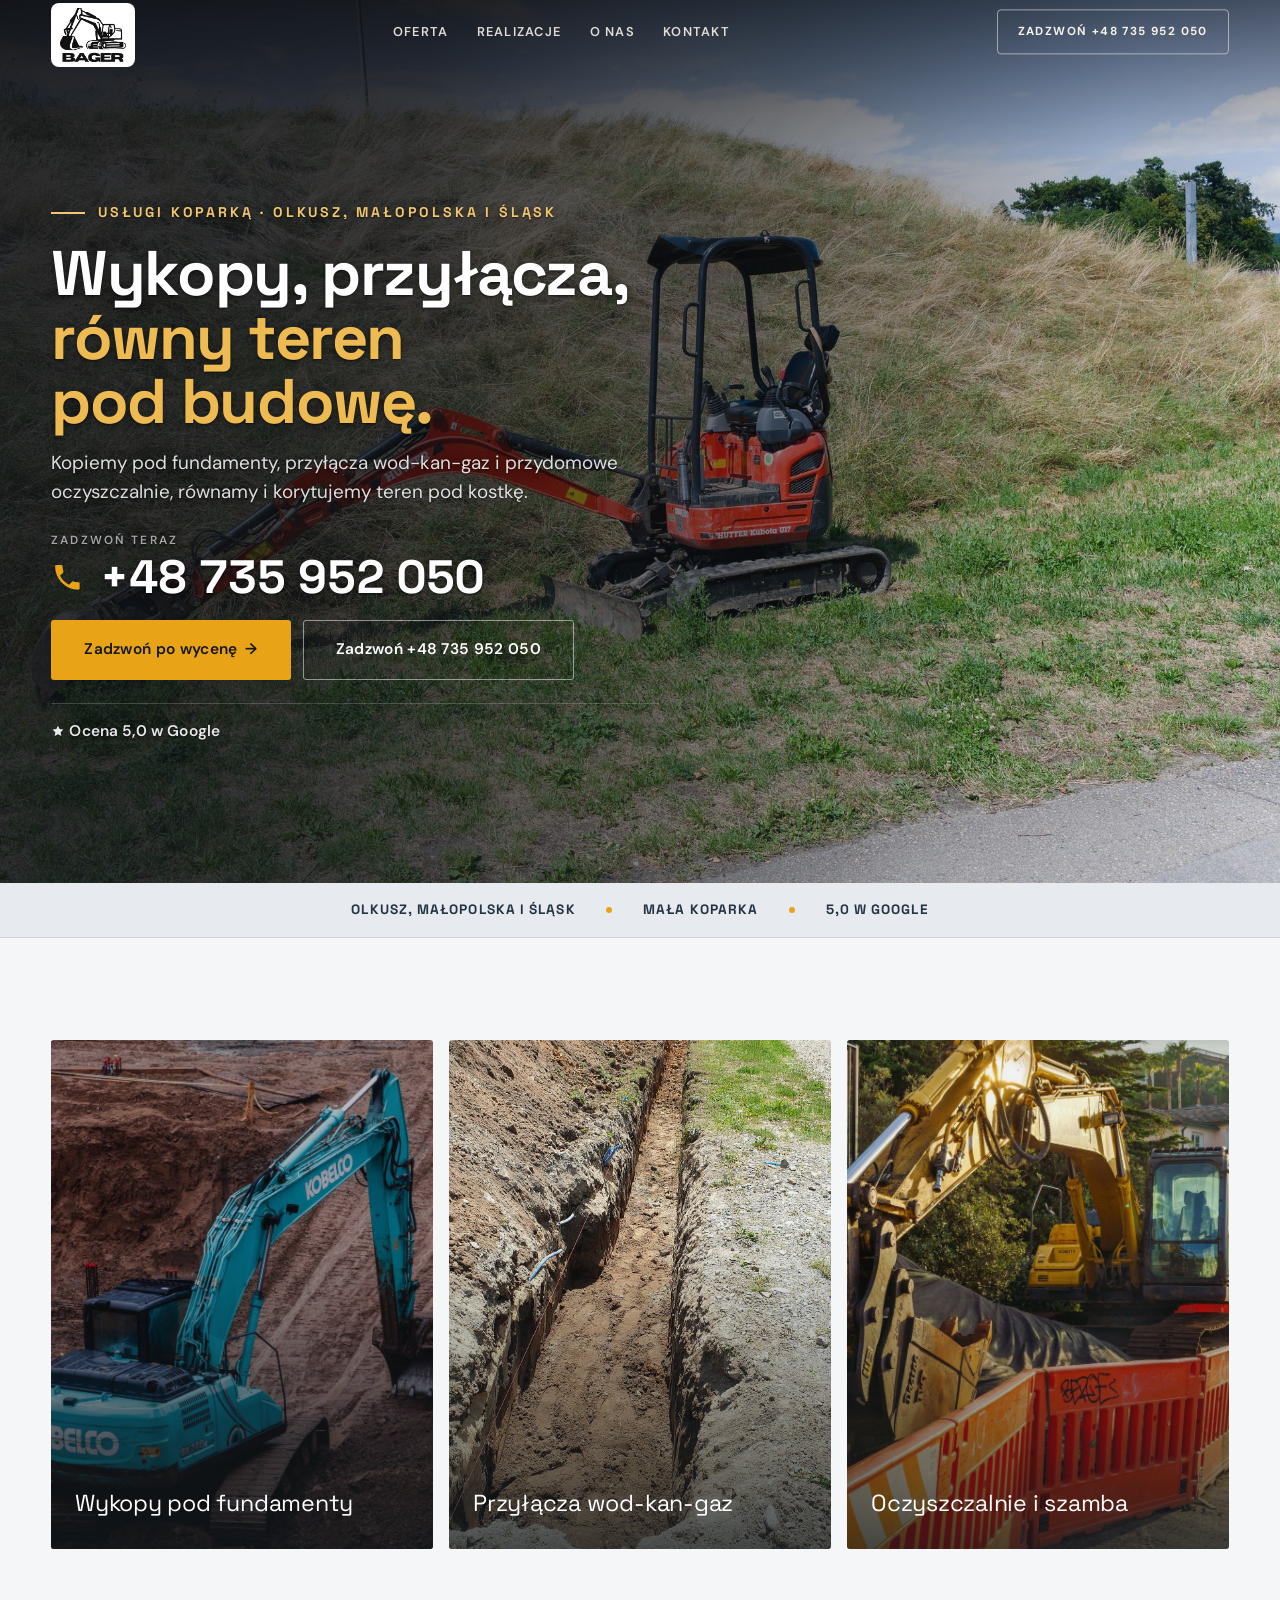
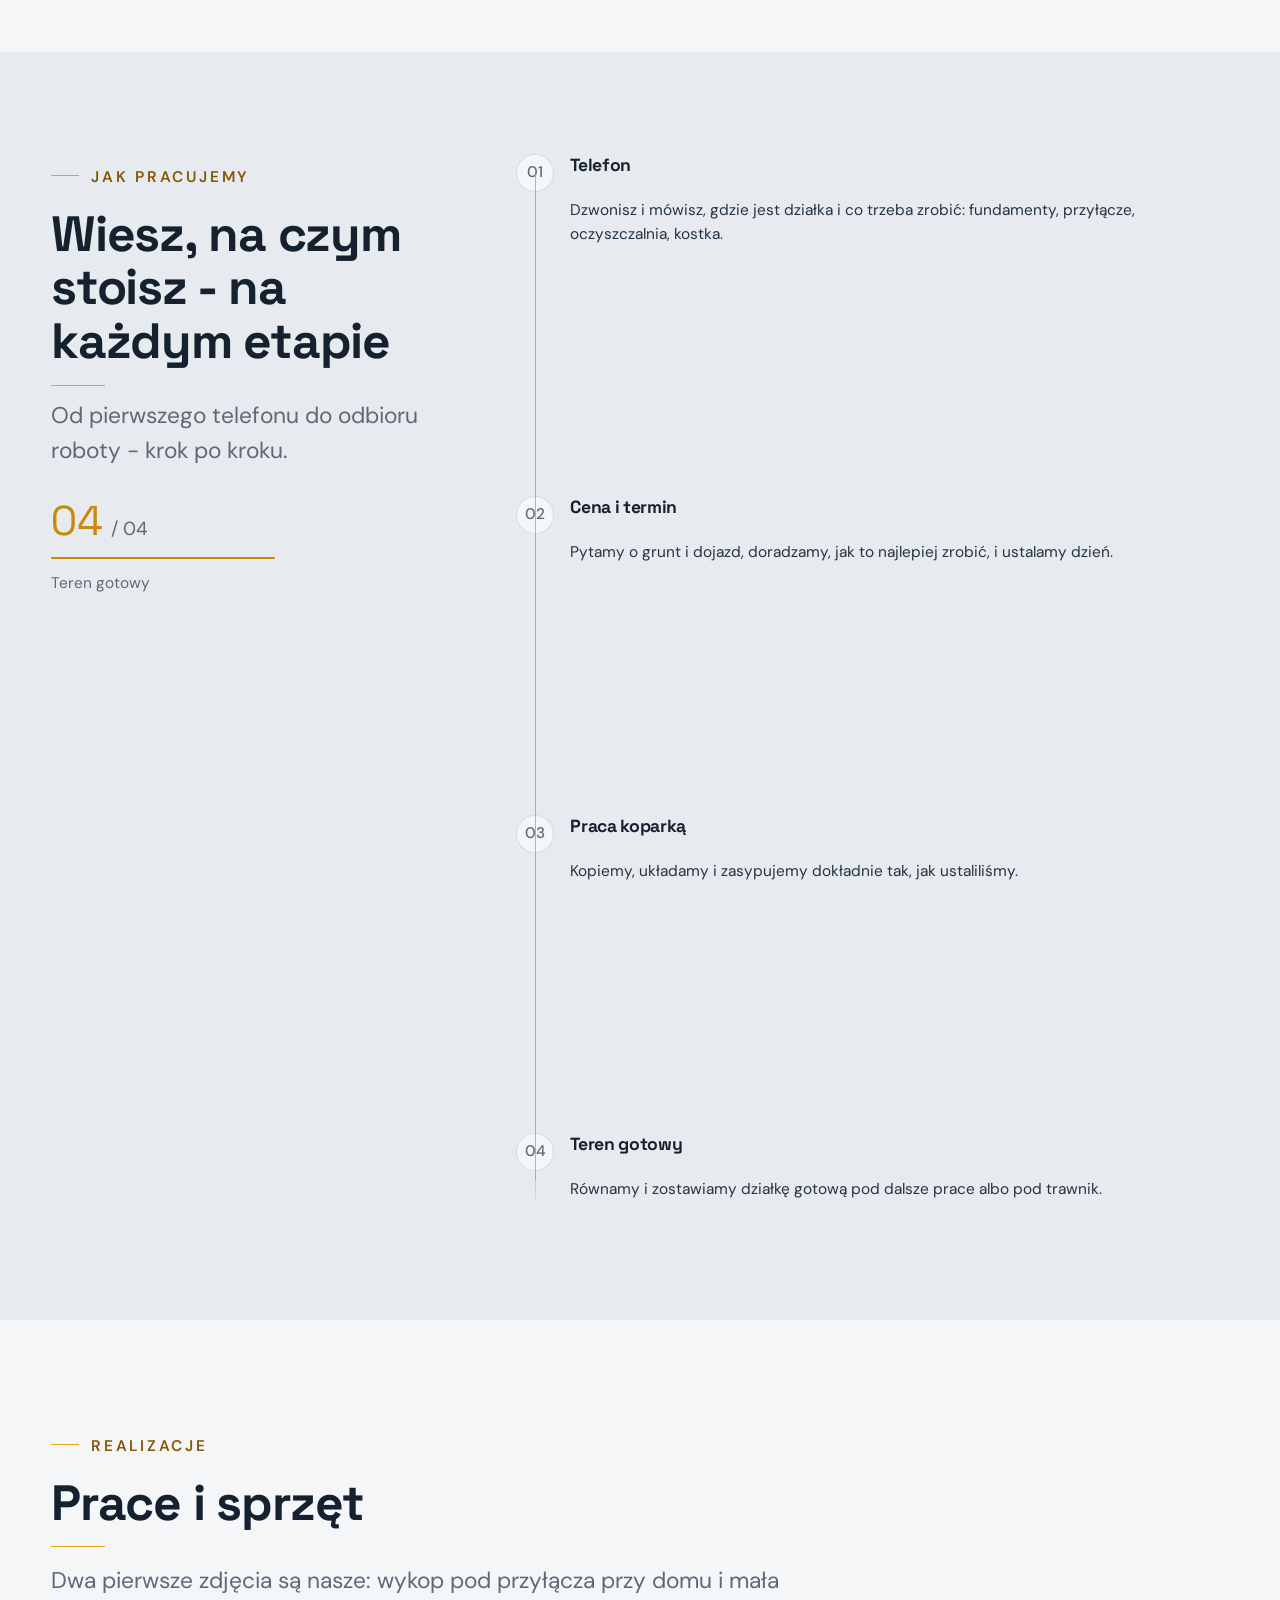
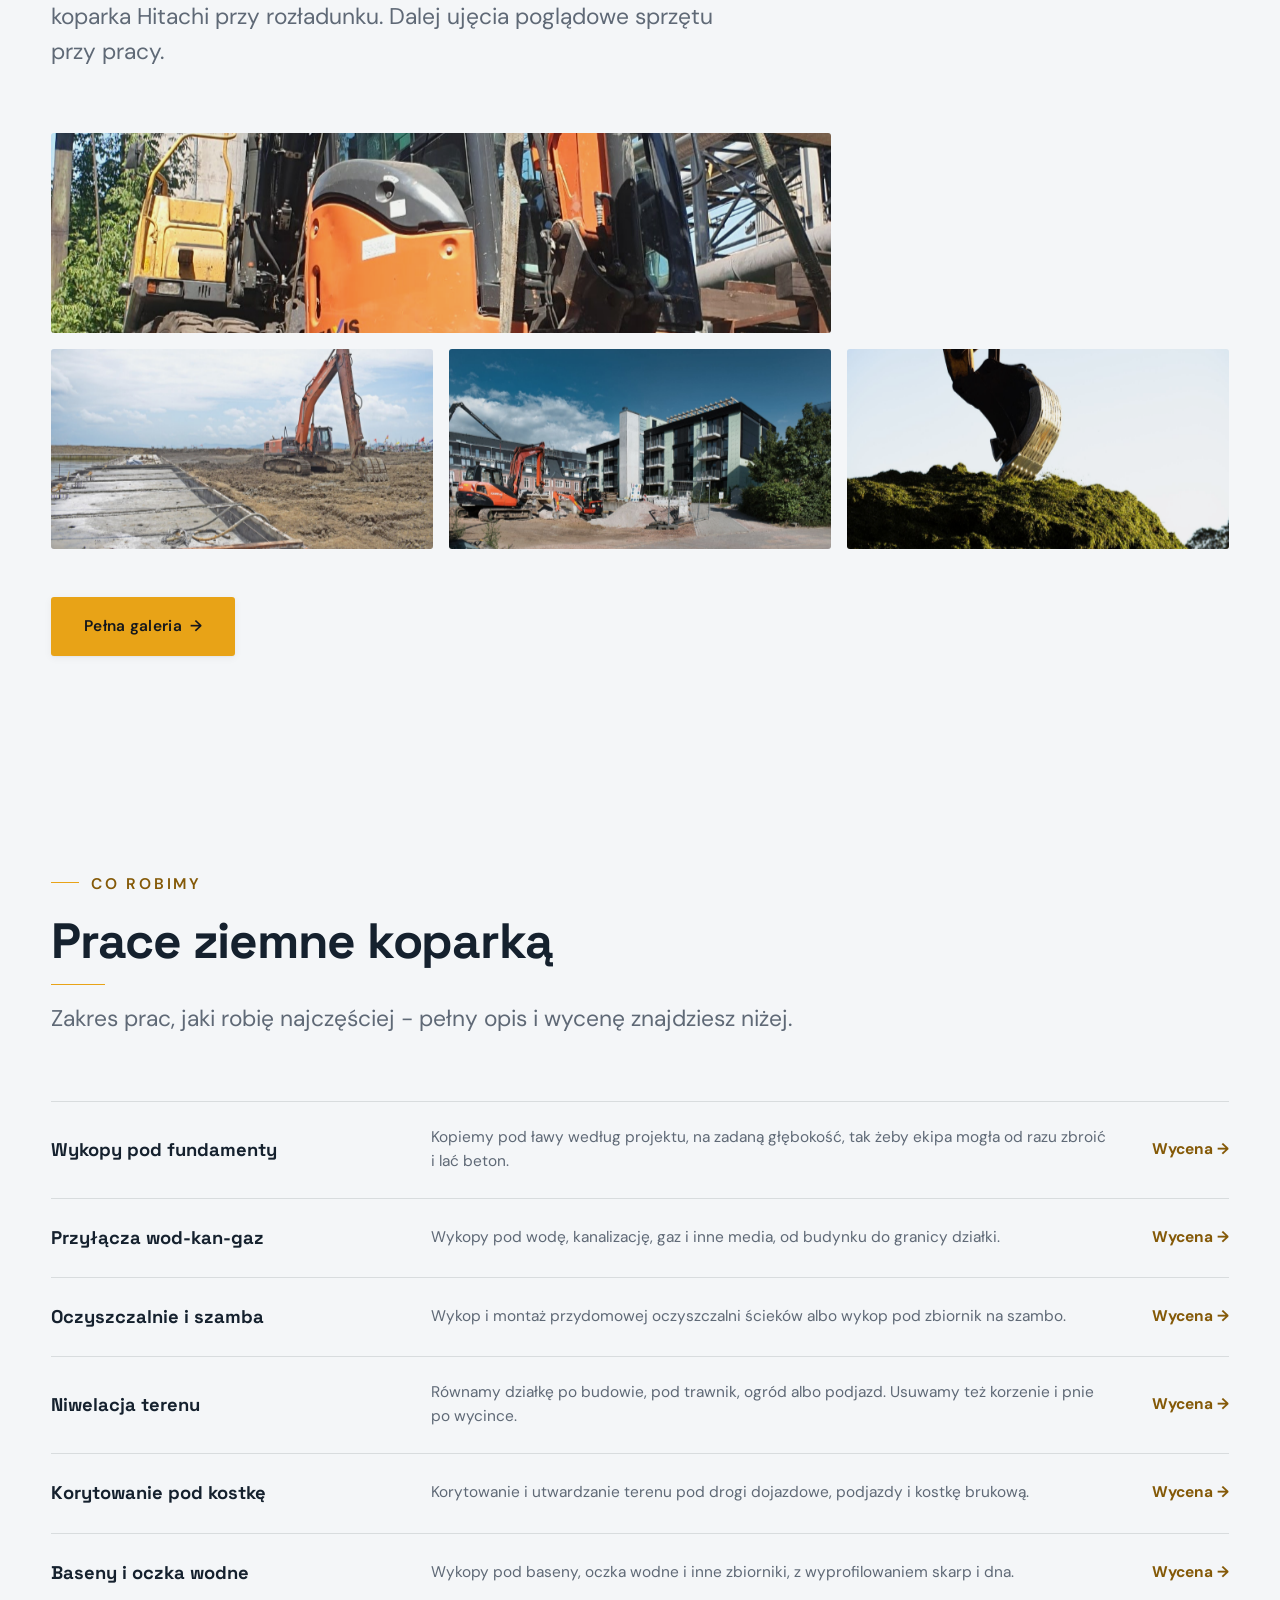
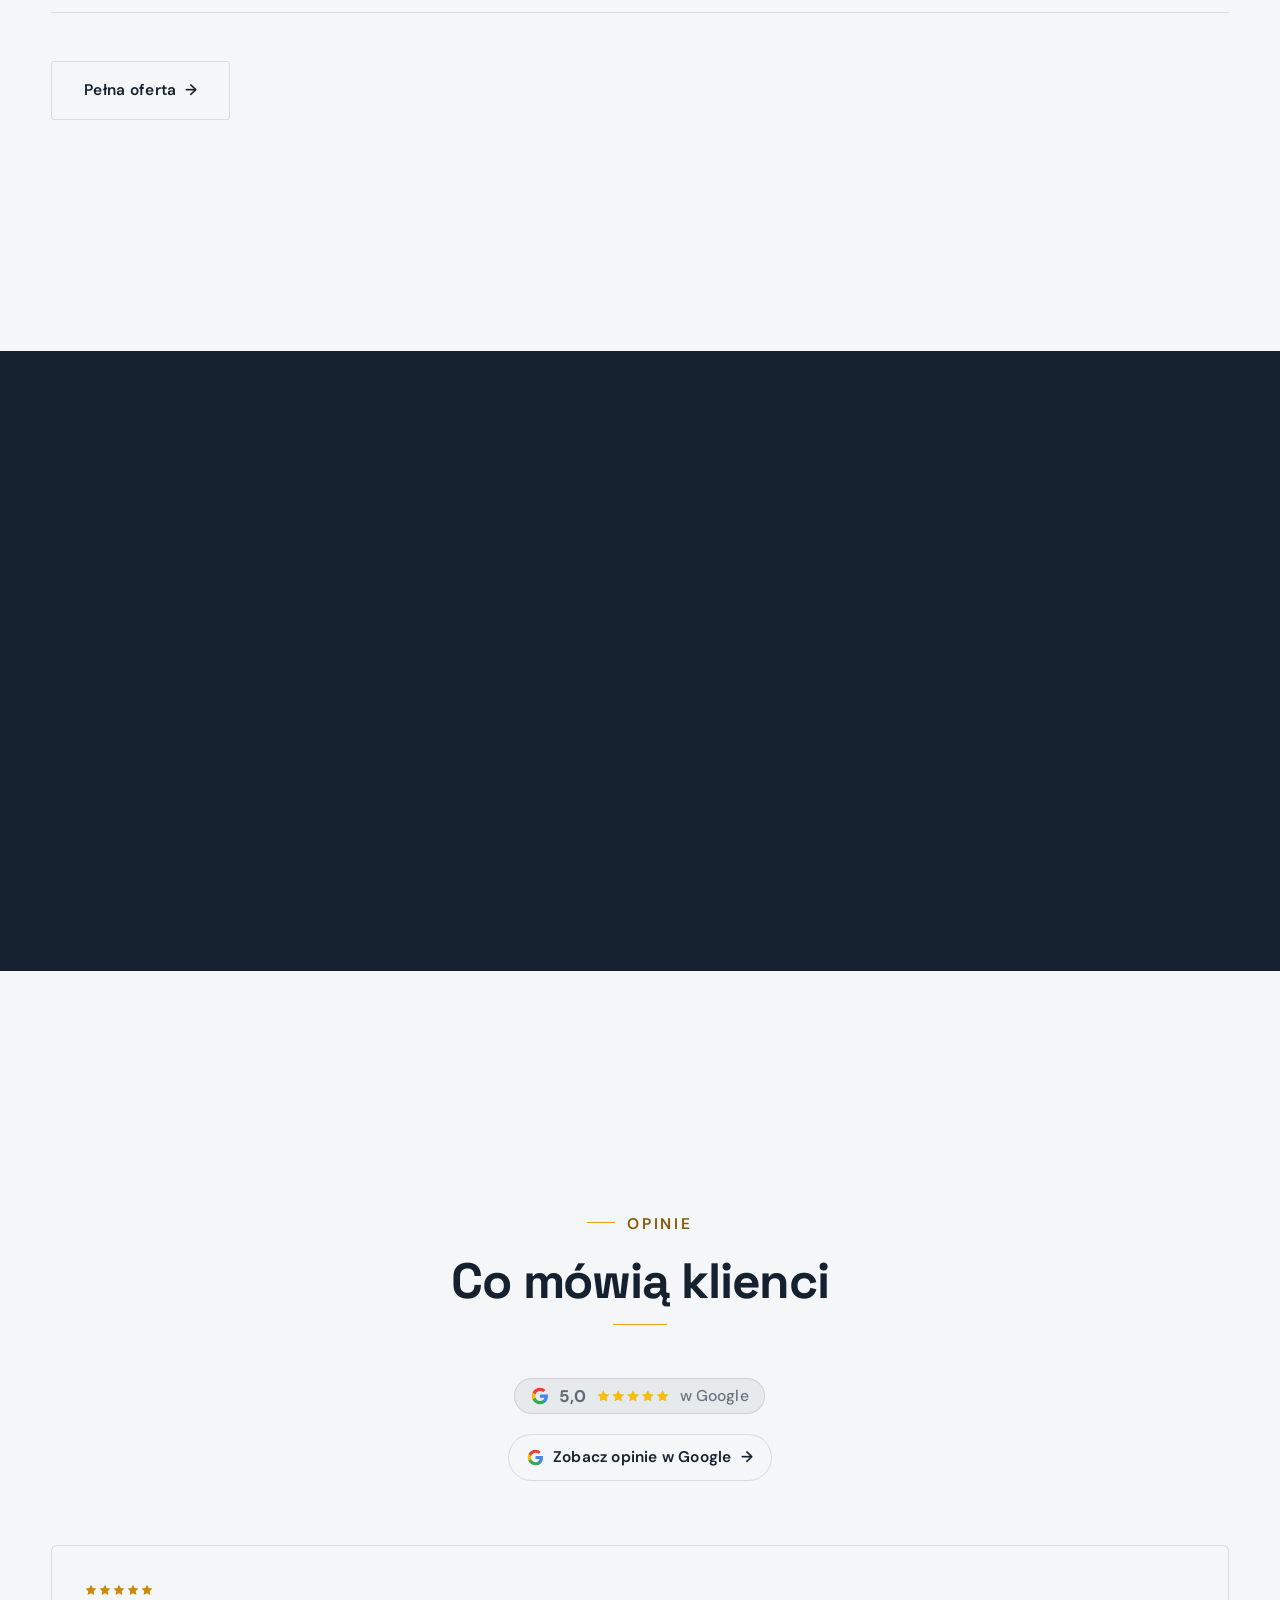
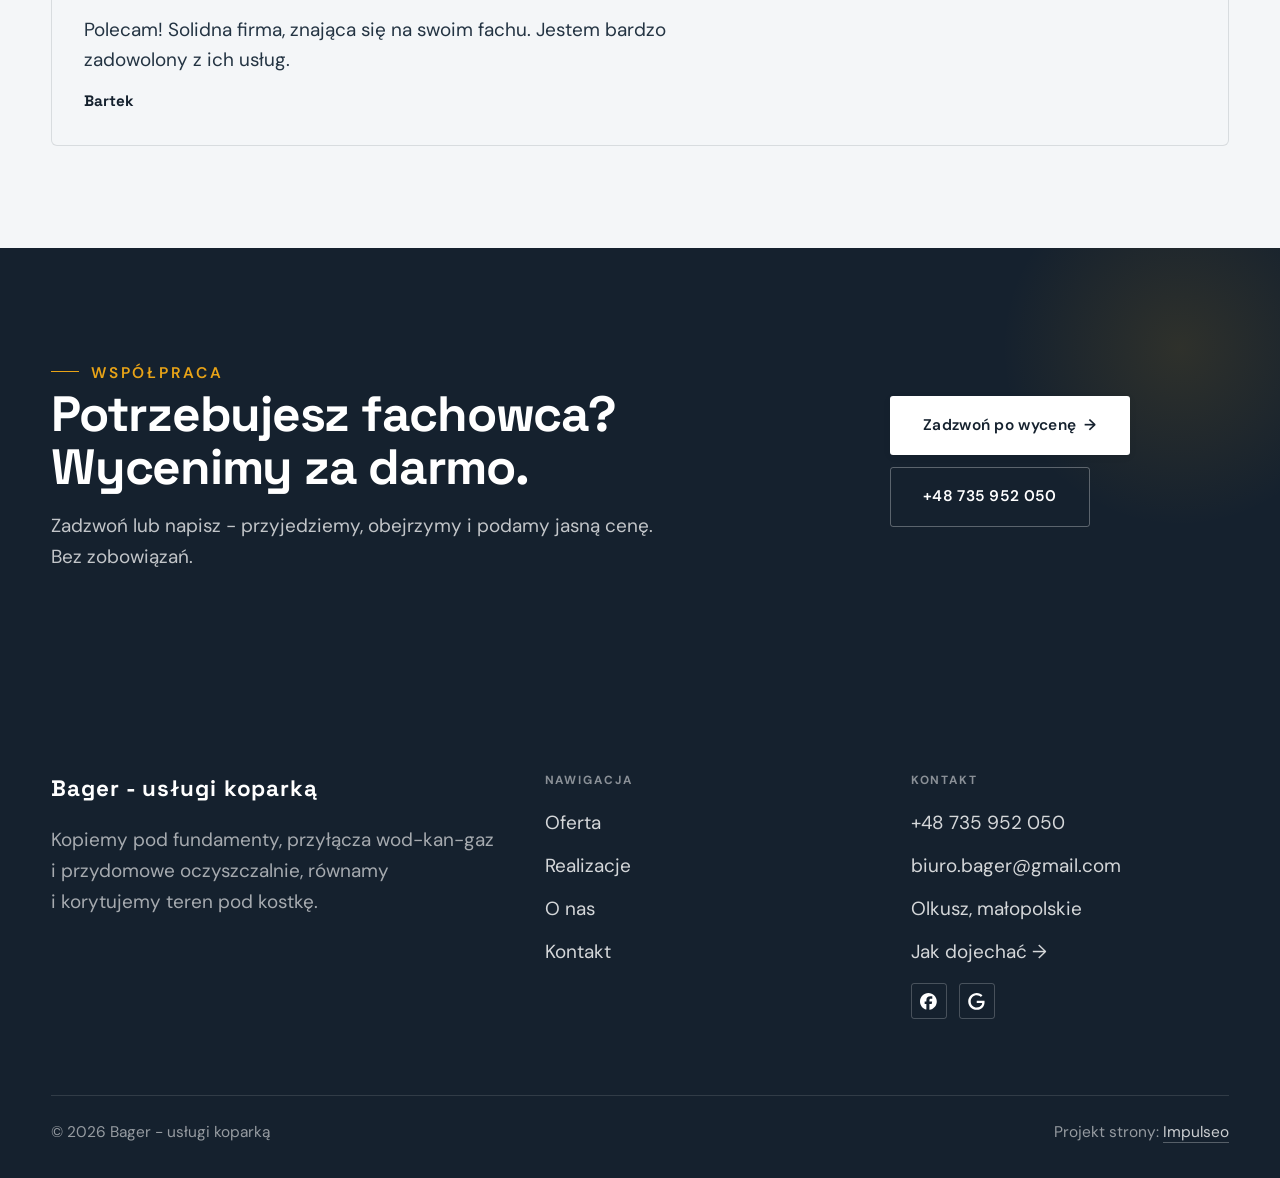
<file: index.html>
<!DOCTYPE html>
<html lang="pl">
<head>
<meta charset="UTF-8">
<meta name="viewport" content="width=device-width, initial-scale=1.0">
<title>Bager - usługi koparką · Olkusz</title>
<meta name="description" content="Bager - usługi koparką, Olkusz. Wykopy pod fundamenty, przyłącza wod-kan-gaz, przydomowe oczyszczalnie, niwelacja i korytowanie terenu pod kostkę, wykopy pod baseny i oczka wodne. Tel. 735 952 050.">
<link rel="canonical" href="https://kris20032.github.io/bager-uslugi-koparka/">
<meta name="robots" content="noindex, nofollow">
<meta property="og:type" content="website">
<meta property="og:locale" content="pl_PL">
<meta property="og:site_name" content="Bager - usługi koparką">
<meta property="og:title" content="Bager - usługi koparką · Olkusz">
<meta property="og:description" content="Bager - usługi koparką, Olkusz. Wykopy pod fundamenty, przyłącza wod-kan-gaz, przydomowe oczyszczalnie, niwelacja i korytowanie terenu pod kostkę, wykopy pod baseny i oczka wodne. Tel. 735 952 050.">
<meta property="og:url" content="https://kris20032.github.io/bager-uslugi-koparka/">
<meta property="og:image" content="https://kris20032.github.io/bager-uslugi-koparka/img/og.jpg">
<meta property="og:image:width" content="1200">
<meta property="og:image:height" content="630">
<meta name="twitter:card" content="summary_large_image">
<script type="application/ld+json">{"@context": "https://schema.org", "@type": "LocalBusiness", "name": "Bager - usługi koparką", "url": "https://kris20032.github.io/bager-uslugi-koparka/", "telephone": "+48735952050", "image": "https://kris20032.github.io/bager-uslugi-koparka/img/og.jpg", "areaServed": "Olkusz", "sameAs": ["https://www.facebook.com/p/Bager-us%C5%82ugi-kopark%C4%85-100083761000808/", "https://www.google.com/maps?cid=1445981650801285618"]}</script>
<link rel="preconnect" href="https://fonts.googleapis.com">
<link rel="preconnect" href="https://fonts.gstatic.com" crossorigin>
<link href="https://fonts.googleapis.com/css2?family=Space+Grotesk:wght@500;600;700&family=DM+Sans:opsz,wght@9..40,400;9..40,500;9..40,600&display=swap" rel="stylesheet">
<link rel="stylesheet" href="assets/styles.css?v=001f821d">
</head>
<body>

<header class="nav">
  <div class="wrap nav-inner">
    <a class="brand brand-has-logo" href="index.html"><img class="brand-logo" src="img/logo.png" alt="Bager - usługi koparką" width="980" height="805" decoding="async"></a>
    <nav class="nav-links">
      <a href="oferta.html">Oferta</a>
      <a href="realizacje.html">Realizacje</a>
      <a href="o-nas.html">O nas</a>
      <a href="kontakt.html">Kontakt</a>
      <a href="tel:+48735952050" class="btn btn-accent">Zadzwoń +48 735 952 050</a>
    </nav>
    <button class="nav-toggle" aria-label="Menu"><span></span><span></span><span></span></button>
  </div>
</header>

<main>
<section class="hero-fach">
  <img class="hf-photo" src="img/hero.jpg" fetchpriority="high" alt="Bager - usługi koparką" width="1880" height="1253">
  <div class="hf-panel">
    <div class="hf-inner">
      <span class="hf-kicker">Usługi koparką · Olkusz, Małopolska i Śląsk</span>
      <h1 class="hf-title">Wykopy, przyłącza, <em>równy teren pod budowę.</em></h1>
      <p class="hf-lead">Kopiemy pod fundamenty, przyłącza wod-kan-gaz i przydomowe oczyszczalnie, równamy i korytujemy teren pod kostkę.</p>
      <a class="hf-phone" href="tel:+48735952050"><span class="hf-phone-lab">Zadzwoń teraz</span><span class="hf-phone-num"><svg class="ico-tel" width="16" height="16" viewBox="0 0 24 24" fill="none" aria-hidden="true"><path d="M6.6 10.8a15.5 15.5 0 0 0 6.6 6.6l2.2-2.2a1 1 0 0 1 1-.24 11.4 11.4 0 0 0 3.6.58 1 1 0 0 1 1 1V20a1 1 0 0 1-1 1A17 17 0 0 1 3 4a1 1 0 0 1 1-1h3.5a1 1 0 0 1 1 1c0 1.25.2 2.46.58 3.6a1 1 0 0 1-.25 1l-2.23 2.2Z" fill="currentColor"/></svg> +48 735 952 050</span></a>
      <div class="hf-actions">
        <a href="kontakt.html" class="btn btn-accent">Zadzwoń po wycenę <span class="arr">→</span></a>
        <a href="tel:+48735952050" class="btn btn-ghost hf-ghost">Zadzwoń +48 735 952 050</a>
      </div>
      <div class="hf-trust"><svg class="ico-star" width="14" height="14" viewBox="0 0 24 24" style="vertical-align:-2px" aria-hidden="true"><path d="M12 2.8l2.85 5.8 6.4.93-4.63 4.5 1.1 6.37L12 17.4l-5.72 3 1.1-6.37-4.63-4.5 6.4-.93L12 2.8Z" fill="currentColor"/></svg> Ocena 5,0 w Google</div>
    </div>
  </div>
</section>
<section class="fach-promise">
  <div class="wrap">
    <ul class="fp-row reveal"><li>Olkusz, Małopolska i Śląsk</li><li>Mała koparka</li><li>5,0 w Google</li></ul>
  </div>
</section>
<section class="gateways-band">
  <div class="wrap">
    <div class="gateways">
      <a href="oferta.html" class="gateway reveal"><img src="img/g3.jpg" alt="Wykopy pod fundamenty" loading="lazy" width="1880" height="1253" decoding="async"><span class="g-ttl">Wykopy pod fundamenty</span></a>
      <a href="oferta.html" class="gateway reveal"><img src="img/g1.jpg" alt="Przyłącza wod-kan-gaz" loading="lazy" width="1152" height="2048" decoding="async"><span class="g-ttl">Przyłącza wod-kan-gaz</span></a>
      <a href="oferta.html" class="gateway reveal"><img src="img/g8.jpg" alt="Oczyszczalnie i szamba" loading="lazy" width="1776" height="1100" decoding="async"><span class="g-ttl">Oczyszczalnie i szamba</span></a>
    </div>
  </div>
</section>
<section class="proces proces-os fachowcy">
  <div class="wrap proc-grid">
    <div class="proc-side">
      <div class="head reveal">
        <span class="eyebrow">Jak pracujemy</span>
        <h2>Wiesz, na czym stoisz - na każdym etapie</h2>
        <p>Od pierwszego telefonu do odbioru roboty - krok po kroku.</p>
      </div>
      <div class="proc-count" aria-hidden="true"><span class="pc-cur">01</span><span class="pc-all">/ 04</span></div>
      <div class="proc-bar" aria-hidden="true"><i></i></div>
      <p class="proc-now" aria-hidden="true">Telefon</p>
    </div>
    <ol class="proces-line">
      <li class="reveal"><span class="pno">01</span><h3>Telefon</h3><p>Dzwonisz i mówisz, gdzie jest działka i co trzeba zrobić: fundamenty, przyłącze, oczyszczalnia, kostka.</p></li>
      <li class="reveal"><span class="pno">02</span><h3>Cena i termin</h3><p>Pytamy o grunt i dojazd, doradzamy, jak to najlepiej zrobić, i ustalamy dzień.</p></li>
      <li class="reveal"><span class="pno">03</span><h3>Praca koparką</h3><p>Kopiemy, układamy i zasypujemy dokładnie tak, jak ustaliliśmy.</p></li>
      <li class="reveal"><span class="pno">04</span><h3>Teren gotowy</h3><p>Równamy i zostawiamy działkę gotową pod dalsze prace albo pod trawnik.</p></li>
    </ol>
  </div>
</section>
<section>
  <div class="wrap">
    <div class="head reveal">
      <span class="eyebrow">Realizacje</span>
      <h2>Prace i sprzęt</h2>
      <p>Dwa pierwsze zdjęcia są nasze: wykop pod przyłącza przy domu i mała koparka Hitachi przy rozładunku. Dalej ujęcia poglądowe sprzętu przy pracy.</p>
    </div>
    <div class="gallery">
      <div class="tile t-two3 reveal"><img src="img/g2.jpg" alt="Bager - usługi koparką" loading="lazy" width="1098" height="1996" decoding="async"></div>
      <div class="tile t-third reveal"><img src="img/g4.jpg" alt="Bager - usługi koparką" loading="lazy" width="1786" height="1136" decoding="async"></div>
      <div class="tile t-third reveal"><img src="img/g5.jpg" alt="Bager - usługi koparką" loading="lazy" width="1808" height="1168" decoding="async"></div>
      <div class="tile t-third reveal"><img src="img/g6.jpg" alt="Bager - usługi koparką" loading="lazy" width="1880" height="1253" decoding="async"></div>
      <div class="tile t-third reveal"><img src="img/g7.jpg" alt="Bager - usługi koparką" loading="lazy" width="1880" height="1253" decoding="async"></div>
    </div>
    <div style="margin-top:var(--space-7)" class="reveal"><a href="realizacje.html" class="btn btn-accent">Pełna galeria <span class="arr">→</span></a></div>
  </div>
</section>
<section class="fach-uslugi">
  <div class="wrap">
    <div class="head reveal">
      <span class="eyebrow">Co robimy</span>
      <h2>Prace ziemne koparką</h2>
      <p>Zakres prac, jaki robię najczęściej - pełny opis i wycenę znajdziesz niżej.</p>
    </div>
    <ul class="fu-list">
      <li class="fu-row reveal"><div class="fu-name">Wykopy pod fundamenty</div><div class="fu-desc">Kopiemy pod ławy według projektu, na zadaną głębokość, tak żeby ekipa mogła od razu zbroić i lać beton.</div><a class="fu-cta" href="kontakt.html">Wycena <span class="arr">→</span></a></li>
      <li class="fu-row reveal"><div class="fu-name">Przyłącza wod-kan-gaz</div><div class="fu-desc">Wykopy pod wodę, kanalizację, gaz i inne media, od budynku do granicy działki.</div><a class="fu-cta" href="kontakt.html">Wycena <span class="arr">→</span></a></li>
      <li class="fu-row reveal"><div class="fu-name">Oczyszczalnie i szamba</div><div class="fu-desc">Wykop i montaż przydomowej oczyszczalni ścieków albo wykop pod zbiornik na szambo.</div><a class="fu-cta" href="kontakt.html">Wycena <span class="arr">→</span></a></li>
      <li class="fu-row reveal"><div class="fu-name">Niwelacja terenu</div><div class="fu-desc">Równamy działkę po budowie, pod trawnik, ogród albo podjazd. Usuwamy też korzenie i pnie po wycince.</div><a class="fu-cta" href="kontakt.html">Wycena <span class="arr">→</span></a></li>
      <li class="fu-row reveal"><div class="fu-name">Korytowanie pod kostkę</div><div class="fu-desc">Korytowanie i utwardzanie terenu pod drogi dojazdowe, podjazdy i kostkę brukową.</div><a class="fu-cta" href="kontakt.html">Wycena <span class="arr">→</span></a></li>
      <li class="fu-row reveal"><div class="fu-name">Baseny i oczka wodne</div><div class="fu-desc">Wykopy pod baseny, oczka wodne i inne zbiorniki, z wyprofilowaniem skarp i dna.</div><a class="fu-cta" href="kontakt.html">Wycena <span class="arr">→</span></a></li>
    </ul>
    <div style="margin-top:var(--space-7)" class="reveal"><a href="oferta.html" class="btn btn-ghost">Pełna oferta <span class="arr">→</span></a></div>
  </div>
</section>
<section class="stopklatka" aria-hidden="true">
  <div class="stk-bg" style="background-image:url(img/g9.jpg)"></div>
</section>
<section class="opinie">
  <div class="wrap">
    <div class="head center reveal">
      <span class="eyebrow">Opinie</span>
      <h2>Co mówią klienci</h2>
    </div>
    <p class="op-meta reveal"><span class="g-badge"><svg class="gb-ico" viewBox="0 0 24 24" width="18" height="18" aria-hidden="true"><path fill="#4285F4" d="M22.56 12.25c0-.78-.07-1.53-.2-2.25H12v4.26h5.92c-.26 1.37-1.04 2.53-2.21 3.31v2.77h3.57c2.08-1.92 3.28-4.74 3.28-8.09z"/><path fill="#34A853" d="M12 23c2.97 0 5.46-.98 7.28-2.66l-3.57-2.77c-.98.66-2.23 1.06-3.71 1.06-2.86 0-5.29-1.93-6.16-4.53H2.18v2.84C3.99 20.53 7.7 23 12 23z"/><path fill="#FBBC05" d="M5.84 14.09c-.22-.66-.35-1.36-.35-2.09s.13-1.43.35-2.09V7.07H2.18C1.43 8.55 1 10.22 1 12s.43 3.45 1.18 4.93l2.85-2.22.81-.62z"/><path fill="#EA4335" d="M12 5.38c1.62 0 3.06.56 4.21 1.64l3.15-3.15C17.45 2.09 14.97 1 12 1 7.7 1 3.99 3.47 2.18 7.07l3.66 2.84c.87-2.6 3.3-4.53 6.16-4.53z"/></svg><b class="gb-ocena">5,0</b><svg class="gb-stars" viewBox="0 0 90 18" width="74" height="14.8" aria-hidden="true"><g fill="currentColor" opacity=".26"><path transform="translate(0,0)" d="M9 1.6l2.2 4.46 4.92.72-3.56 3.47.84 4.9L9 12.74l-4.4 2.31.84-4.9L1.88 6.68l4.92-.72L9 1.6Z"/><path transform="translate(18,0)" d="M9 1.6l2.2 4.46 4.92.72-3.56 3.47.84 4.9L9 12.74l-4.4 2.31.84-4.9L1.88 6.68l4.92-.72L9 1.6Z"/><path transform="translate(36,0)" d="M9 1.6l2.2 4.46 4.92.72-3.56 3.47.84 4.9L9 12.74l-4.4 2.31.84-4.9L1.88 6.68l4.92-.72L9 1.6Z"/><path transform="translate(54,0)" d="M9 1.6l2.2 4.46 4.92.72-3.56 3.47.84 4.9L9 12.74l-4.4 2.31.84-4.9L1.88 6.68l4.92-.72L9 1.6Z"/><path transform="translate(72,0)" d="M9 1.6l2.2 4.46 4.92.72-3.56 3.47.84 4.9L9 12.74l-4.4 2.31.84-4.9L1.88 6.68l4.92-.72L9 1.6Z"/></g><clipPath id="gs1000"><rect x="0" y="0" width="90.0" height="18"/></clipPath><g fill="#FBBC04" clip-path="url(#gs1000)"><path transform="translate(0,0)" d="M9 1.6l2.2 4.46 4.92.72-3.56 3.47.84 4.9L9 12.74l-4.4 2.31.84-4.9L1.88 6.68l4.92-.72L9 1.6Z"/><path transform="translate(18,0)" d="M9 1.6l2.2 4.46 4.92.72-3.56 3.47.84 4.9L9 12.74l-4.4 2.31.84-4.9L1.88 6.68l4.92-.72L9 1.6Z"/><path transform="translate(36,0)" d="M9 1.6l2.2 4.46 4.92.72-3.56 3.47.84 4.9L9 12.74l-4.4 2.31.84-4.9L1.88 6.68l4.92-.72L9 1.6Z"/><path transform="translate(54,0)" d="M9 1.6l2.2 4.46 4.92.72-3.56 3.47.84 4.9L9 12.74l-4.4 2.31.84-4.9L1.88 6.68l4.92-.72L9 1.6Z"/><path transform="translate(72,0)" d="M9 1.6l2.2 4.46 4.92.72-3.56 3.47.84 4.9L9 12.74l-4.4 2.31.84-4.9L1.88 6.68l4.92-.72L9 1.6Z"/></g></svg><span class="gb-txt">w Google</span></span></p>
    <p class="op-meta reveal"><a class="op-google" href="https://www.google.com/maps?cid=1445981650801285618" target="_blank" rel="noopener"><svg class="op-g-ico" viewBox="0 0 24 24" width="17" height="17" aria-hidden="true"><path fill="#4285F4" d="M22.56 12.25c0-.78-.07-1.53-.2-2.25H12v4.26h5.92c-.26 1.37-1.04 2.53-2.21 3.31v2.77h3.57c2.08-1.92 3.28-4.74 3.28-8.09z"/><path fill="#34A853" d="M12 23c2.97 0 5.46-.98 7.28-2.66l-3.57-2.77c-.98.66-2.23 1.06-3.71 1.06-2.86 0-5.29-1.93-6.16-4.53H2.18v2.84C3.99 20.53 7.7 23 12 23z"/><path fill="#FBBC05" d="M5.84 14.09c-.22-.66-.35-1.36-.35-2.09s.13-1.43.35-2.09V7.07H2.18C1.43 8.55 1 10.22 1 12s.43 3.45 1.18 4.93l2.85-2.22.81-.62z"/><path fill="#EA4335" d="M12 5.38c1.62 0 3.06.56 4.21 1.64l3.15-3.15C17.45 2.09 14.97 1 12 1 7.7 1 3.99 3.47 2.18 7.07l3.66 2.84c.87-2.6 3.3-4.53 6.16-4.53z"/></svg><span>Zobacz opinie w Google</span><span class="arr">→</span></a></p>
    <div class="opinie-grid">
      <figure class="op-card reveal"><span class="op-star"><svg class="ico-star" width="14" height="14" viewBox="0 0 24 24" style="vertical-align:-2px" aria-hidden="true"><path d="M12 2.8l2.85 5.8 6.4.93-4.63 4.5 1.1 6.37L12 17.4l-5.72 3 1.1-6.37-4.63-4.5 6.4-.93L12 2.8Z" fill="currentColor"/></svg><svg class="ico-star" width="14" height="14" viewBox="0 0 24 24" style="vertical-align:-2px" aria-hidden="true"><path d="M12 2.8l2.85 5.8 6.4.93-4.63 4.5 1.1 6.37L12 17.4l-5.72 3 1.1-6.37-4.63-4.5 6.4-.93L12 2.8Z" fill="currentColor"/></svg><svg class="ico-star" width="14" height="14" viewBox="0 0 24 24" style="vertical-align:-2px" aria-hidden="true"><path d="M12 2.8l2.85 5.8 6.4.93-4.63 4.5 1.1 6.37L12 17.4l-5.72 3 1.1-6.37-4.63-4.5 6.4-.93L12 2.8Z" fill="currentColor"/></svg><svg class="ico-star" width="14" height="14" viewBox="0 0 24 24" style="vertical-align:-2px" aria-hidden="true"><path d="M12 2.8l2.85 5.8 6.4.93-4.63 4.5 1.1 6.37L12 17.4l-5.72 3 1.1-6.37-4.63-4.5 6.4-.93L12 2.8Z" fill="currentColor"/></svg><svg class="ico-star" width="14" height="14" viewBox="0 0 24 24" style="vertical-align:-2px" aria-hidden="true"><path d="M12 2.8l2.85 5.8 6.4.93-4.63 4.5 1.1 6.37L12 17.4l-5.72 3 1.1-6.37-4.63-4.5 6.4-.93L12 2.8Z" fill="currentColor"/></svg></span><blockquote>Polecam! Solidna firma, znająca się na swoim fachu. Jestem bardzo zadowolony z ich usług.</blockquote><span class="op-autor">Bartek</span></figure>
    </div>
  </div>
</section>
<section class="cta">
  <div class="wrap">
    <div class="reveal">
      <span class="eyebrow">Współpraca</span>
      <h2>Potrzebujesz fachowca? Wycenimy za darmo.</h2>
      <p>Zadzwoń lub napisz - przyjedziemy, obejrzymy i podamy jasną cenę. Bez zobowiązań.</p>
    </div>
    <div class="cta-actions reveal">
      <a href="kontakt.html" class="btn btn-light">Zadzwoń po wycenę <span class="arr">→</span></a>
      <a href="tel:+48735952050" class="btn btn-ghost btn-ghost-cta">+48 735 952 050</a>
    </div>
  </div>
</section>
</main>

<footer>
  <div class="wrap">
    <div class="foot-grid">
      <div class="foot-brand">
        <div class="name">Bager - usługi koparką</div>
        <p>Kopiemy pod fundamenty, przyłącza wod-kan-gaz i przydomowe oczyszczalnie, równamy i korytujemy teren pod kostkę.</p>
      </div>
      <div class="foot-col">
        <h4>Nawigacja</h4>
        <a href="oferta.html">Oferta</a>
        <a href="realizacje.html">Realizacje</a>
        <a href="o-nas.html">O nas</a>
        <a href="kontakt.html">Kontakt</a>
      </div>
      <div class="foot-col">
        <h4>Kontakt</h4>
        <a href="tel:+48735952050">+48 735 952 050</a>
        <a href="mailto:biuro.bager@gmail.com">biuro.bager@gmail.com</a>
        <p>Olkusz, małopolskie</p>
        <a href="https://www.google.com/maps?cid=1445981650801285618" target="_blank" rel="noopener">Jak dojechać →</a>
      <div class="foot-soc">
        <a class="soc" href="https://www.facebook.com/p/Bager-us%C5%82ugi-kopark%C4%85-100083761000808/" target="_blank" rel="noopener" aria-label="Facebook - Bager - usługi koparką"><svg viewBox="0 0 24 24" aria-hidden="true" focusable="false"><path d="M9.101 23.691v-7.98H6.627v-3.667h2.474v-1.58c0-4.085 1.848-5.978 5.858-5.978.401 0 .955.042 1.468.103a8.68 8.68 0 0 1 1.141.195v3.325a8.623 8.623 0 0 0-.653-.036 26.805 26.805 0 0 0-.733-.009c-.707 0-1.259.096-1.675.309a1.686 1.686 0 0 0-.679.622c-.258.42-.374.995-.374 1.752v1.297h3.919l-.386 2.103-.287 1.564h-3.246v8.245C19.396 23.238 24 18.179 24 12.044c0-6.627-5.373-12-12-12s-12 5.373-12 12c0 5.628 3.874 10.35 9.101 11.647Z" fill="currentColor"/></svg></a>
        <a class="soc" href="https://www.google.com/maps?cid=1445981650801285618" target="_blank" rel="noopener" aria-label="Google - Bager - usługi koparką"><svg viewBox="0 0 24 24" aria-hidden="true" focusable="false"><path d="M12.48 10.92v3.28h7.84c-.24 1.84-.853 3.187-1.787 4.133-1.147 1.147-2.933 2.4-6.053 2.4-4.827 0-8.6-3.893-8.6-8.72s3.773-8.72 8.6-8.72c2.6 0 4.507 1.027 5.907 2.347l2.307-2.307C18.747 1.44 16.133 0 12.48 0 5.867 0 .307 5.387.307 12s5.56 12 12.173 12c3.573 0 6.267-1.173 8.373-3.36 2.16-2.16 2.84-5.213 2.84-7.667 0-.76-.053-1.467-.173-2.053H12.48z" fill="currentColor"/></svg></a>
      </div>
      </div>
    </div>
    <div class="foot-bot">
      <span>© 2026 Bager - usługi koparką</span>
      <span>Projekt strony: <a class="foot-credit" href="https://impulseo.pl" target="_blank" rel="noopener">Impulseo</a></span>
    </div>
  </div>
</footer>
<div class="sticky-call"><a class="sc-call" href="tel:+48735952050"><svg class="ico-tel" width="16" height="16" viewBox="0 0 24 24" fill="none" aria-hidden="true"><path d="M6.6 10.8a15.5 15.5 0 0 0 6.6 6.6l2.2-2.2a1 1 0 0 1 1-.24 11.4 11.4 0 0 0 3.6.58 1 1 0 0 1 1 1V20a1 1 0 0 1-1 1A17 17 0 0 1 3 4a1 1 0 0 1 1-1h3.5a1 1 0 0 1 1 1c0 1.25.2 2.46.58 3.6a1 1 0 0 1-.25 1l-2.23 2.2Z" fill="currentColor"/></svg> Zadzwoń</a><a class="sc-quote" href="kontakt.html">Zadzwoń po wycenę</a></div>
<div class="demo-wazne" data-do="2026-10-25" data-cykl="3" hidden><svg class="dw-ico" width="13" height="13" viewBox="0 0 24 24" fill="none" aria-hidden="true"><circle cx="12" cy="12" r="8.6" stroke="currentColor" stroke-width="1.8"/><path d="M12 7.2V12l3.3 2" stroke="currentColor" stroke-width="1.8" stroke-linecap="round"/></svg><span class="dw-txt"></span></div>

<script src="assets/main.js"></script>
</body>
</html>
</file>
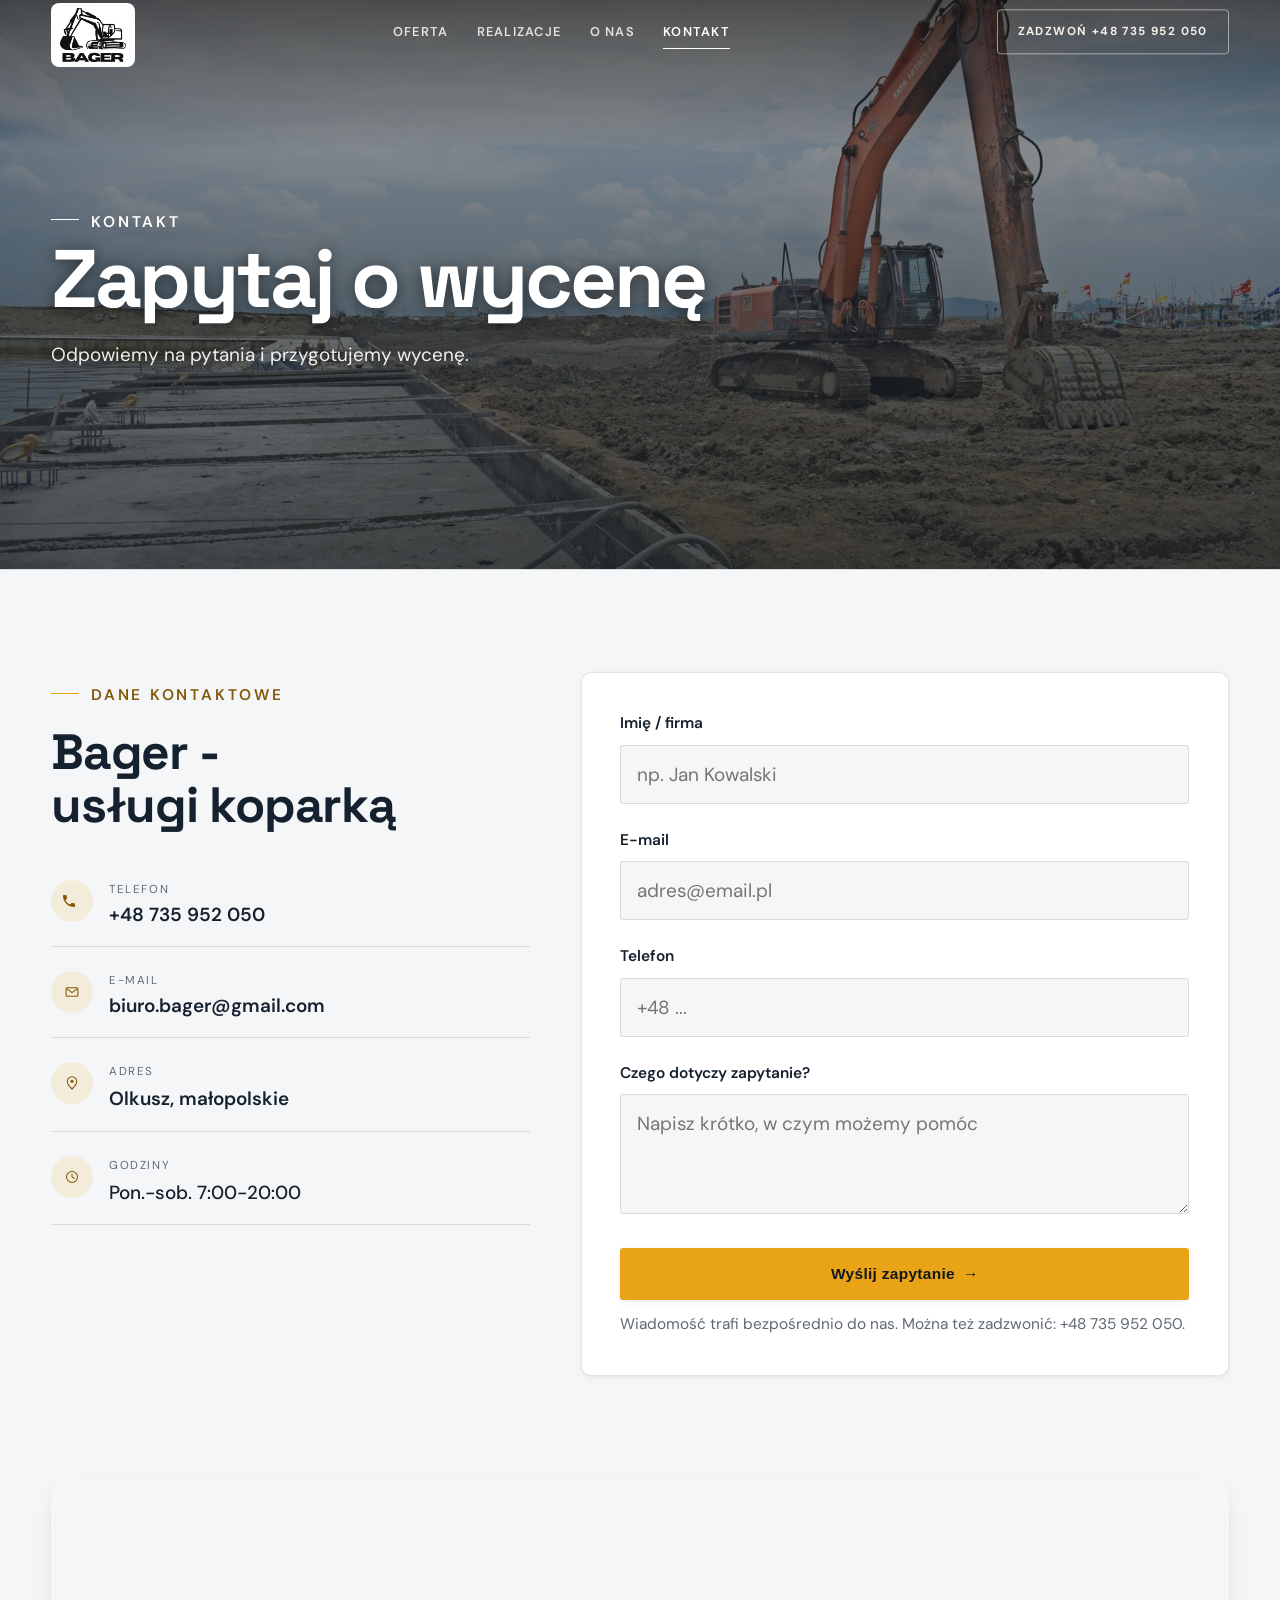
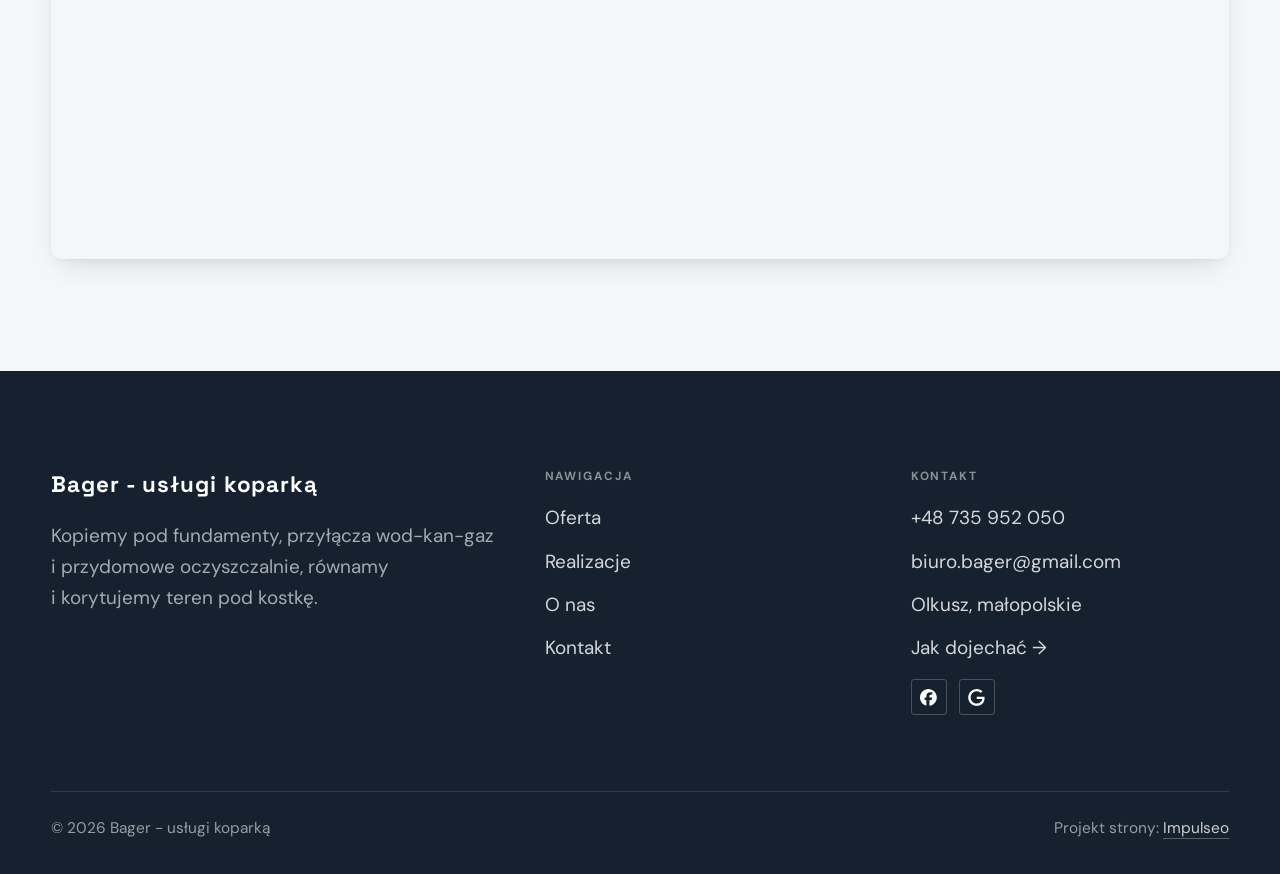
<file: kontakt.html>
<!DOCTYPE html>
<html lang="pl">
<head>
<meta charset="UTF-8">
<meta name="viewport" content="width=device-width, initial-scale=1.0">
<title>Kontakt - Bager - usługi koparką</title>
<meta name="description" content="Kontakt Bager - usługi koparką - Olkusz, małopolskie">
<link rel="canonical" href="https://kris20032.github.io/bager-uslugi-koparka/kontakt.html">
<meta name="robots" content="noindex, nofollow">
<meta property="og:type" content="website">
<meta property="og:locale" content="pl_PL">
<meta property="og:site_name" content="Bager - usługi koparką">
<meta property="og:title" content="Kontakt - Bager - usługi koparką">
<meta property="og:description" content="Kontakt Bager - usługi koparką - Olkusz, małopolskie">
<meta property="og:url" content="https://kris20032.github.io/bager-uslugi-koparka/kontakt.html">
<meta property="og:image" content="https://kris20032.github.io/bager-uslugi-koparka/img/og.jpg">
<meta property="og:image:width" content="1200">
<meta property="og:image:height" content="630">
<meta name="twitter:card" content="summary_large_image">
<link rel="preconnect" href="https://fonts.googleapis.com">
<link rel="preconnect" href="https://fonts.gstatic.com" crossorigin>
<link href="https://fonts.googleapis.com/css2?family=Space+Grotesk:wght@500;600;700&family=DM+Sans:opsz,wght@9..40,400;9..40,500;9..40,600&display=swap" rel="stylesheet">
<link rel="stylesheet" href="assets/styles.css?v=001f821d">
</head>
<body>

<header class="nav">
  <div class="wrap nav-inner">
    <a class="brand brand-has-logo" href="index.html"><img class="brand-logo" src="img/logo.png" alt="Bager - usługi koparką" width="980" height="805" decoding="async"></a>
    <nav class="nav-links">
      <a href="oferta.html">Oferta</a>
      <a href="realizacje.html">Realizacje</a>
      <a href="o-nas.html">O nas</a>
      <a href="kontakt.html" class="active" aria-current="page">Kontakt</a>
      <a href="tel:+48735952050" class="btn btn-accent">Zadzwoń +48 735 952 050</a>
    </nav>
    <button class="nav-toggle" aria-label="Menu"><span></span><span></span><span></span></button>
  </div>
</header>

<main>
<section class="pagehead">
  <img src="img/g5.jpg" alt="Bager - usługi koparką - Zapytaj o wycenę" width="1808" height="1168" decoding="async">
  <div class="wrap">
    <span class="eyebrow">Kontakt</span>
    <h1>Zapytaj o wycenę</h1>
    <p>Odpowiemy na pytania i przygotujemy wycenę.</p>
  </div>
</section>
<section>
  <div class="wrap contact-grid">
    <div class="reveal">
      <span class="eyebrow">Dane kontaktowe</span>
      <h2 style="margin:var(--space-4) 0 var(--space-6)">Bager - usługi koparką</h2>
      <div class="info-list">
        <div class="info-row"><div class="ic"><svg class="ico-tel" width="16" height="16" viewBox="0 0 24 24" fill="none" aria-hidden="true"><path d="M6.6 10.8a15.5 15.5 0 0 0 6.6 6.6l2.2-2.2a1 1 0 0 1 1-.24 11.4 11.4 0 0 0 3.6.58 1 1 0 0 1 1 1V20a1 1 0 0 1-1 1A17 17 0 0 1 3 4a1 1 0 0 1 1-1h3.5a1 1 0 0 1 1 1c0 1.25.2 2.46.58 3.6a1 1 0 0 1-.25 1l-2.23 2.2Z" fill="currentColor"/></svg></div><div><div class="lbl">Telefon</div><a class="val" href="tel:+48735952050">+48 735 952 050</a></div></div>
        <div class="info-row"><div class="ic"><svg class="ico-mail" width="16" height="16" viewBox="0 0 24 24" fill="none" aria-hidden="true"><rect x="3.2" y="5.5" width="17.6" height="13" rx="1.6" stroke="currentColor" stroke-width="1.6"/><path d="M4 7l8 6 8-6" stroke="currentColor" stroke-width="1.6" stroke-linecap="round" stroke-linejoin="round"/></svg></div><div><div class="lbl">E-mail</div><a class="val" href="mailto:biuro.bager@gmail.com">biuro.bager@gmail.com</a></div></div>
        <div class="info-row"><div class="ic"><svg class="ico-pin" width="16" height="16" viewBox="0 0 24 24" fill="none" aria-hidden="true"><path d="M12 21s7-6.1 7-11.5A7 7 0 0 0 5 9.5C5 14.9 12 21 12 21Z" stroke="currentColor" stroke-width="1.6" fill="none"/><circle cx="12" cy="9.5" r="2.4" fill="currentColor"/></svg></div><div><div class="lbl">Adres</div><div class="val">Olkusz, małopolskie</div></div></div>
        <div class="info-row"><div class="ic"><svg class="ico-clock" width="16" height="16" viewBox="0 0 24 24" fill="none" aria-hidden="true"><circle cx="12" cy="12" r="8.2" stroke="currentColor" stroke-width="1.6"/><path d="M12 7.5V12l3.2 1.9" stroke="currentColor" stroke-width="1.6" stroke-linecap="round"/></svg></div><div><div class="lbl">Godziny</div><div class="val" style="font-weight:500">Pon.-sob. 7:00-20:00</div></div></div>
      </div>
    </div>
    <div class="reveal">
      <form class="form" action="https://formsubmit.co/biuro.bager@gmail.com" method="POST">
        <input type="hidden" name="_subject" value="Zapytanie ze strony Bager - usługi koparką">
        <input type="hidden" name="_captcha" value="false">
        <input type="hidden" name="_template" value="table">
        <div class="fld"><label for="name">Imię / firma</label><input id="name" name="name" type="text" placeholder="np. Jan Kowalski" required></div>
        <div class="fld"><label for="email">E-mail</label><input id="email" name="email" type="email" placeholder="adres@email.pl" required></div>
        <div class="fld"><label for="phone">Telefon</label><input id="phone" name="phone" type="tel" placeholder="+48 ..."></div>
        <div class="fld"><label for="msg">Czego dotyczy zapytanie?</label><textarea id="msg" name="message" placeholder="Napisz krótko, w czym możemy pomóc" required></textarea></div>
        <button type="submit" class="btn btn-accent" style="width:100%;justify-content:center">Wyślij zapytanie <span class="arr">→</span></button>
        <p class="note">Wiadomość trafi bezpośrednio do nas. Można też zadzwonić: +48 735 952 050.</p>
      </form>
    </div>
  </div>
</section>
<section style="padding-top:0">
  <div class="wrap reveal">
    <iframe class="map" title="Bager - usługi koparką - Olkusz" src="https://maps.google.com/maps?q=50.2813%2C19.5658&z=15&output=embed" loading="lazy" referrerpolicy="no-referrer-when-downgrade"></iframe>
  </div>
</section>
</main>

<footer>
  <div class="wrap">
    <div class="foot-grid">
      <div class="foot-brand">
        <div class="name">Bager - usługi koparką</div>
        <p>Kopiemy pod fundamenty, przyłącza wod-kan-gaz i przydomowe oczyszczalnie, równamy i korytujemy teren pod kostkę.</p>
      </div>
      <div class="foot-col">
        <h4>Nawigacja</h4>
        <a href="oferta.html">Oferta</a>
        <a href="realizacje.html">Realizacje</a>
        <a href="o-nas.html">O nas</a>
        <a href="kontakt.html">Kontakt</a>
      </div>
      <div class="foot-col">
        <h4>Kontakt</h4>
        <a href="tel:+48735952050">+48 735 952 050</a>
        <a href="mailto:biuro.bager@gmail.com">biuro.bager@gmail.com</a>
        <p>Olkusz, małopolskie</p>
        <a href="https://www.google.com/maps?cid=1445981650801285618" target="_blank" rel="noopener">Jak dojechać →</a>
      <div class="foot-soc">
        <a class="soc" href="https://www.facebook.com/p/Bager-us%C5%82ugi-kopark%C4%85-100083761000808/" target="_blank" rel="noopener" aria-label="Facebook - Bager - usługi koparką"><svg viewBox="0 0 24 24" aria-hidden="true" focusable="false"><path d="M9.101 23.691v-7.98H6.627v-3.667h2.474v-1.58c0-4.085 1.848-5.978 5.858-5.978.401 0 .955.042 1.468.103a8.68 8.68 0 0 1 1.141.195v3.325a8.623 8.623 0 0 0-.653-.036 26.805 26.805 0 0 0-.733-.009c-.707 0-1.259.096-1.675.309a1.686 1.686 0 0 0-.679.622c-.258.42-.374.995-.374 1.752v1.297h3.919l-.386 2.103-.287 1.564h-3.246v8.245C19.396 23.238 24 18.179 24 12.044c0-6.627-5.373-12-12-12s-12 5.373-12 12c0 5.628 3.874 10.35 9.101 11.647Z" fill="currentColor"/></svg></a>
        <a class="soc" href="https://www.google.com/maps?cid=1445981650801285618" target="_blank" rel="noopener" aria-label="Google - Bager - usługi koparką"><svg viewBox="0 0 24 24" aria-hidden="true" focusable="false"><path d="M12.48 10.92v3.28h7.84c-.24 1.84-.853 3.187-1.787 4.133-1.147 1.147-2.933 2.4-6.053 2.4-4.827 0-8.6-3.893-8.6-8.72s3.773-8.72 8.6-8.72c2.6 0 4.507 1.027 5.907 2.347l2.307-2.307C18.747 1.44 16.133 0 12.48 0 5.867 0 .307 5.387.307 12s5.56 12 12.173 12c3.573 0 6.267-1.173 8.373-3.36 2.16-2.16 2.84-5.213 2.84-7.667 0-.76-.053-1.467-.173-2.053H12.48z" fill="currentColor"/></svg></a>
      </div>
      </div>
    </div>
    <div class="foot-bot">
      <span>© 2026 Bager - usługi koparką</span>
      <span>Projekt strony: <a class="foot-credit" href="https://impulseo.pl" target="_blank" rel="noopener">Impulseo</a></span>
    </div>
  </div>
</footer>
<div class="sticky-call"><a class="sc-call" href="tel:+48735952050"><svg class="ico-tel" width="16" height="16" viewBox="0 0 24 24" fill="none" aria-hidden="true"><path d="M6.6 10.8a15.5 15.5 0 0 0 6.6 6.6l2.2-2.2a1 1 0 0 1 1-.24 11.4 11.4 0 0 0 3.6.58 1 1 0 0 1 1 1V20a1 1 0 0 1-1 1A17 17 0 0 1 3 4a1 1 0 0 1 1-1h3.5a1 1 0 0 1 1 1c0 1.25.2 2.46.58 3.6a1 1 0 0 1-.25 1l-2.23 2.2Z" fill="currentColor"/></svg> Zadzwoń</a><a class="sc-quote" href="kontakt.html">Zadzwoń po wycenę</a></div>
<div class="demo-wazne" data-do="2026-10-25" data-cykl="3" hidden><svg class="dw-ico" width="13" height="13" viewBox="0 0 24 24" fill="none" aria-hidden="true"><circle cx="12" cy="12" r="8.6" stroke="currentColor" stroke-width="1.8"/><path d="M12 7.2V12l3.3 2" stroke="currentColor" stroke-width="1.8" stroke-linecap="round"/></svg><span class="dw-txt"></span></div>

<script src="assets/main.js"></script>
</body>
</html>
</file>
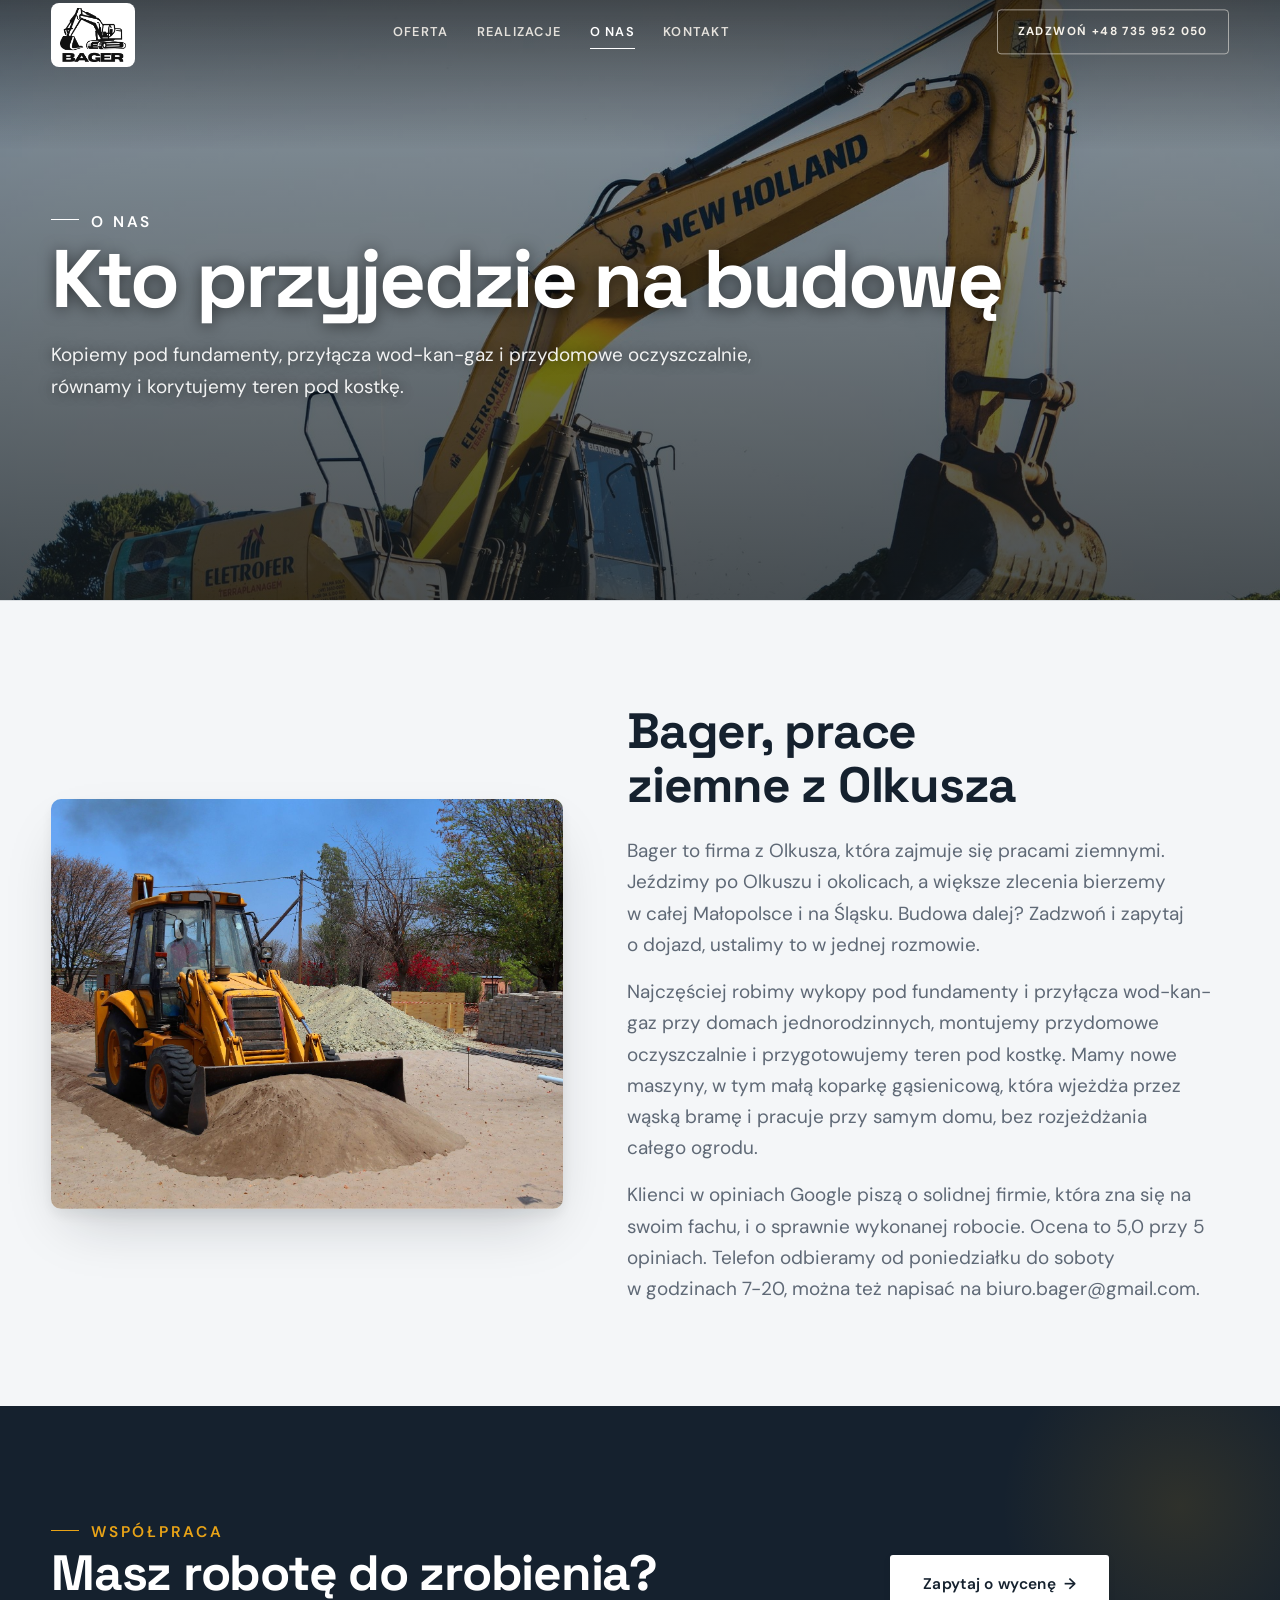
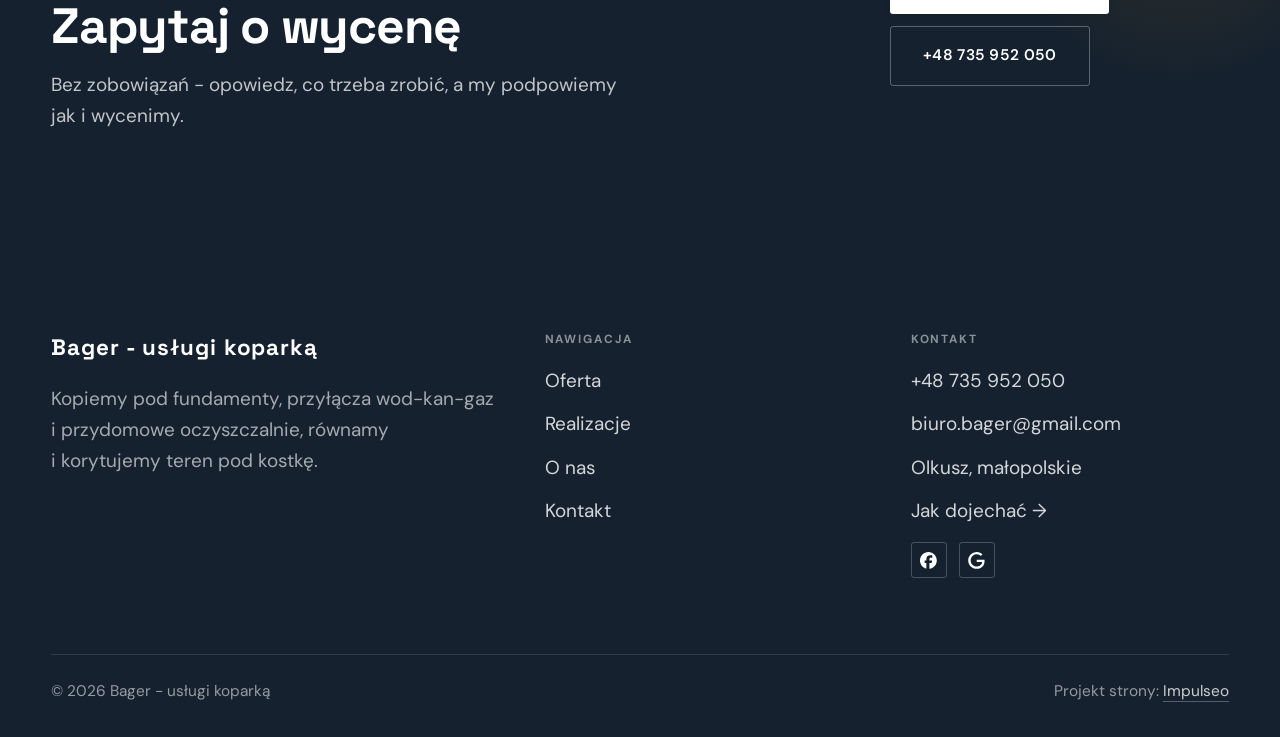
<file: o-nas.html>
<!DOCTYPE html>
<html lang="pl">
<head>
<meta charset="UTF-8">
<meta name="viewport" content="width=device-width, initial-scale=1.0">
<title>O nas - Bager - usługi koparką</title>
<meta name="description" content="Bager - usługi koparką, Olkusz. Wykopy pod fundamenty, przyłącza wod-kan-gaz, przydomowe oczyszczalnie, niwelacja i korytowanie terenu pod kostkę, wykopy pod baseny i oczka wodne. Tel. 735 952 050.">
<link rel="canonical" href="https://kris20032.github.io/bager-uslugi-koparka/o-nas.html">
<meta name="robots" content="noindex, nofollow">
<meta property="og:type" content="website">
<meta property="og:locale" content="pl_PL">
<meta property="og:site_name" content="Bager - usługi koparką">
<meta property="og:title" content="O nas - Bager - usługi koparką">
<meta property="og:description" content="Bager - usługi koparką, Olkusz. Wykopy pod fundamenty, przyłącza wod-kan-gaz, przydomowe oczyszczalnie, niwelacja i korytowanie terenu pod kostkę, wykopy pod baseny i oczka wodne. Tel. 735 952 050.">
<meta property="og:url" content="https://kris20032.github.io/bager-uslugi-koparka/o-nas.html">
<meta property="og:image" content="https://kris20032.github.io/bager-uslugi-koparka/img/og.jpg">
<meta property="og:image:width" content="1200">
<meta property="og:image:height" content="630">
<meta name="twitter:card" content="summary_large_image">
<link rel="preconnect" href="https://fonts.googleapis.com">
<link rel="preconnect" href="https://fonts.gstatic.com" crossorigin>
<link href="https://fonts.googleapis.com/css2?family=Space+Grotesk:wght@500;600;700&family=DM+Sans:opsz,wght@9..40,400;9..40,500;9..40,600&display=swap" rel="stylesheet">
<link rel="stylesheet" href="assets/styles.css?v=001f821d">
</head>
<body>

<header class="nav">
  <div class="wrap nav-inner">
    <a class="brand brand-has-logo" href="index.html"><img class="brand-logo" src="img/logo.png" alt="Bager - usługi koparką" width="980" height="805" decoding="async"></a>
    <nav class="nav-links">
      <a href="oferta.html">Oferta</a>
      <a href="realizacje.html">Realizacje</a>
      <a href="o-nas.html" class="active" aria-current="page">O nas</a>
      <a href="kontakt.html">Kontakt</a>
      <a href="tel:+48735952050" class="btn btn-accent">Zadzwoń +48 735 952 050</a>
    </nav>
    <button class="nav-toggle" aria-label="Menu"><span></span><span></span><span></span></button>
  </div>
</header>

<main>
<section class="pagehead">
  <img src="img/g10.jpg" alt="Bager - usługi koparką - Kto przyjedzie na budowę" width="1880" height="1253" decoding="async">
  <div class="wrap">
    <span class="eyebrow">O nas</span>
    <h1>Kto przyjedzie na budowę</h1>
    <p>Kopiemy pod fundamenty, przyłącza wod-kan-gaz i przydomowe oczyszczalnie, równamy i korytujemy teren pod kostkę.</p>
  </div>
</section>
<section>
  <div class="wrap split">
    <div class="split-art reveal"><img src="img/g4.jpg" alt="Bager - usługi koparką" loading="lazy" width="1786" height="1136" decoding="async"></div>
    <div class="split-copy reveal">
      <h2>Bager, prace ziemne z Olkusza</h2>
      <p class="muted">Bager to firma z Olkusza, która zajmuje się pracami ziemnymi. Jeździmy po Olkuszu i okolicach, a większe zlecenia bierzemy w całej Małopolsce i na Śląsku. Budowa dalej? Zadzwoń i zapytaj o dojazd, ustalimy to w jednej rozmowie.</p>
      <p class="muted">Najczęściej robimy wykopy pod fundamenty i przyłącza wod-kan-gaz przy domach jednorodzinnych, montujemy przydomowe oczyszczalnie i przygotowujemy teren pod kostkę. Mamy nowe maszyny, w tym małą koparkę gąsienicową, która wjeżdża przez wąską bramę i pracuje przy samym domu, bez rozjeżdżania całego ogrodu.</p>
      <p class="muted">Klienci w opiniach Google piszą o solidnej firmie, która zna się na swoim fachu, i o sprawnie wykonanej robocie. Ocena to 5,0 przy 5 opiniach. Telefon odbieramy od poniedziałku do soboty w godzinach 7-20, można też napisać na biuro.bager@gmail.com.</p>
    </div>
  </div>
</section>


<section class="cta">
  <div class="wrap">
    <div class="reveal">
      <span class="eyebrow">Współpraca</span>
      <h2>Masz robotę do zrobienia? Zapytaj o wycenę</h2>
      <p>Bez zobowiązań - opowiedz, co trzeba zrobić, a my podpowiemy jak i wycenimy.</p>
    </div>
    <div class="cta-actions reveal">
      <a href="kontakt.html" class="btn btn-light">Zapytaj o wycenę <span class="arr">→</span></a>
      <a href="tel:+48735952050" class="btn btn-ghost btn-ghost-cta">+48 735 952 050</a>
    </div>
  </div>
</section>
</main>

<footer>
  <div class="wrap">
    <div class="foot-grid">
      <div class="foot-brand">
        <div class="name">Bager - usługi koparką</div>
        <p>Kopiemy pod fundamenty, przyłącza wod-kan-gaz i przydomowe oczyszczalnie, równamy i korytujemy teren pod kostkę.</p>
      </div>
      <div class="foot-col">
        <h4>Nawigacja</h4>
        <a href="oferta.html">Oferta</a>
        <a href="realizacje.html">Realizacje</a>
        <a href="o-nas.html">O nas</a>
        <a href="kontakt.html">Kontakt</a>
      </div>
      <div class="foot-col">
        <h4>Kontakt</h4>
        <a href="tel:+48735952050">+48 735 952 050</a>
        <a href="mailto:biuro.bager@gmail.com">biuro.bager@gmail.com</a>
        <p>Olkusz, małopolskie</p>
        <a href="https://www.google.com/maps?cid=1445981650801285618" target="_blank" rel="noopener">Jak dojechać →</a>
      <div class="foot-soc">
        <a class="soc" href="https://www.facebook.com/p/Bager-us%C5%82ugi-kopark%C4%85-100083761000808/" target="_blank" rel="noopener" aria-label="Facebook - Bager - usługi koparką"><svg viewBox="0 0 24 24" aria-hidden="true" focusable="false"><path d="M9.101 23.691v-7.98H6.627v-3.667h2.474v-1.58c0-4.085 1.848-5.978 5.858-5.978.401 0 .955.042 1.468.103a8.68 8.68 0 0 1 1.141.195v3.325a8.623 8.623 0 0 0-.653-.036 26.805 26.805 0 0 0-.733-.009c-.707 0-1.259.096-1.675.309a1.686 1.686 0 0 0-.679.622c-.258.42-.374.995-.374 1.752v1.297h3.919l-.386 2.103-.287 1.564h-3.246v8.245C19.396 23.238 24 18.179 24 12.044c0-6.627-5.373-12-12-12s-12 5.373-12 12c0 5.628 3.874 10.35 9.101 11.647Z" fill="currentColor"/></svg></a>
        <a class="soc" href="https://www.google.com/maps?cid=1445981650801285618" target="_blank" rel="noopener" aria-label="Google - Bager - usługi koparką"><svg viewBox="0 0 24 24" aria-hidden="true" focusable="false"><path d="M12.48 10.92v3.28h7.84c-.24 1.84-.853 3.187-1.787 4.133-1.147 1.147-2.933 2.4-6.053 2.4-4.827 0-8.6-3.893-8.6-8.72s3.773-8.72 8.6-8.72c2.6 0 4.507 1.027 5.907 2.347l2.307-2.307C18.747 1.44 16.133 0 12.48 0 5.867 0 .307 5.387.307 12s5.56 12 12.173 12c3.573 0 6.267-1.173 8.373-3.36 2.16-2.16 2.84-5.213 2.84-7.667 0-.76-.053-1.467-.173-2.053H12.48z" fill="currentColor"/></svg></a>
      </div>
      </div>
    </div>
    <div class="foot-bot">
      <span>© 2026 Bager - usługi koparką</span>
      <span>Projekt strony: <a class="foot-credit" href="https://impulseo.pl" target="_blank" rel="noopener">Impulseo</a></span>
    </div>
  </div>
</footer>
<div class="sticky-call"><a class="sc-call" href="tel:+48735952050"><svg class="ico-tel" width="16" height="16" viewBox="0 0 24 24" fill="none" aria-hidden="true"><path d="M6.6 10.8a15.5 15.5 0 0 0 6.6 6.6l2.2-2.2a1 1 0 0 1 1-.24 11.4 11.4 0 0 0 3.6.58 1 1 0 0 1 1 1V20a1 1 0 0 1-1 1A17 17 0 0 1 3 4a1 1 0 0 1 1-1h3.5a1 1 0 0 1 1 1c0 1.25.2 2.46.58 3.6a1 1 0 0 1-.25 1l-2.23 2.2Z" fill="currentColor"/></svg> Zadzwoń</a><a class="sc-quote" href="kontakt.html">Zadzwoń po wycenę</a></div>
<div class="demo-wazne" data-do="2026-10-25" data-cykl="3" hidden><svg class="dw-ico" width="13" height="13" viewBox="0 0 24 24" fill="none" aria-hidden="true"><circle cx="12" cy="12" r="8.6" stroke="currentColor" stroke-width="1.8"/><path d="M12 7.2V12l3.3 2" stroke="currentColor" stroke-width="1.8" stroke-linecap="round"/></svg><span class="dw-txt"></span></div>

<script src="assets/main.js"></script>
</body>
</html>
</file>
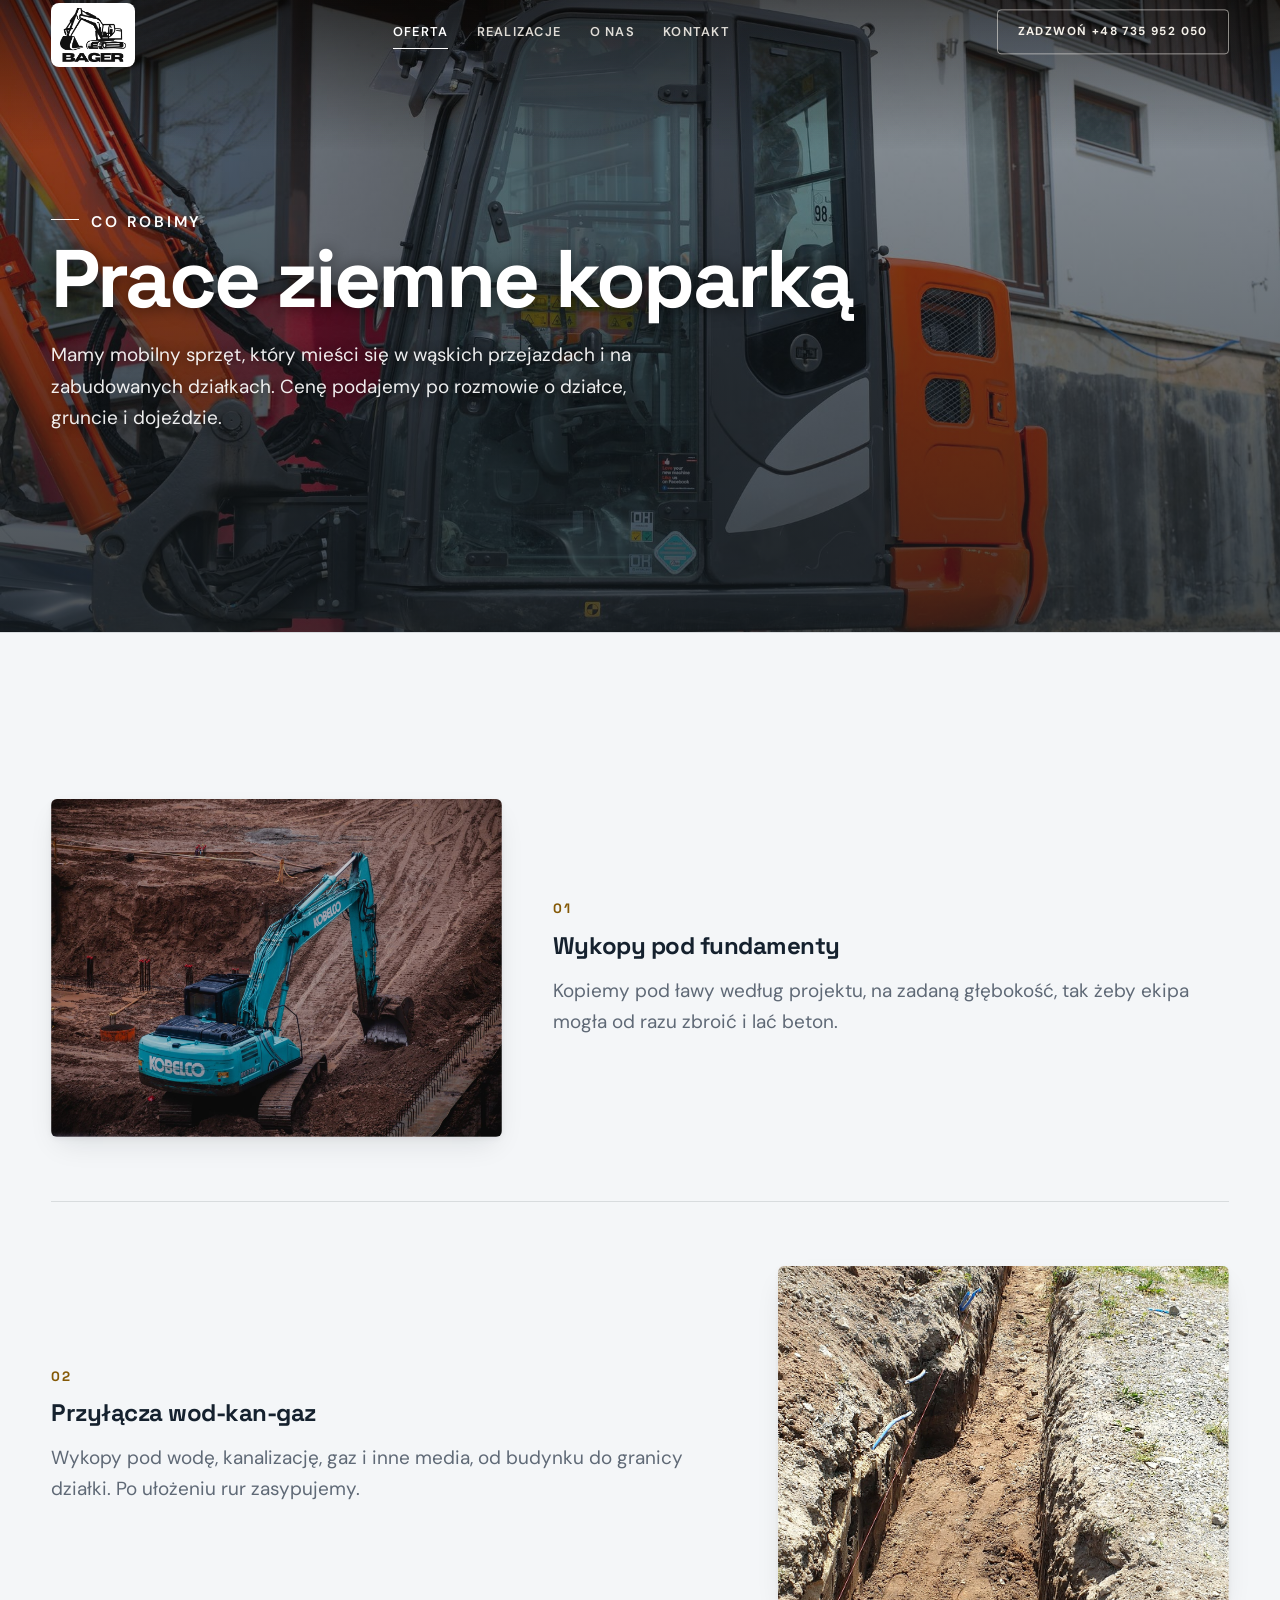
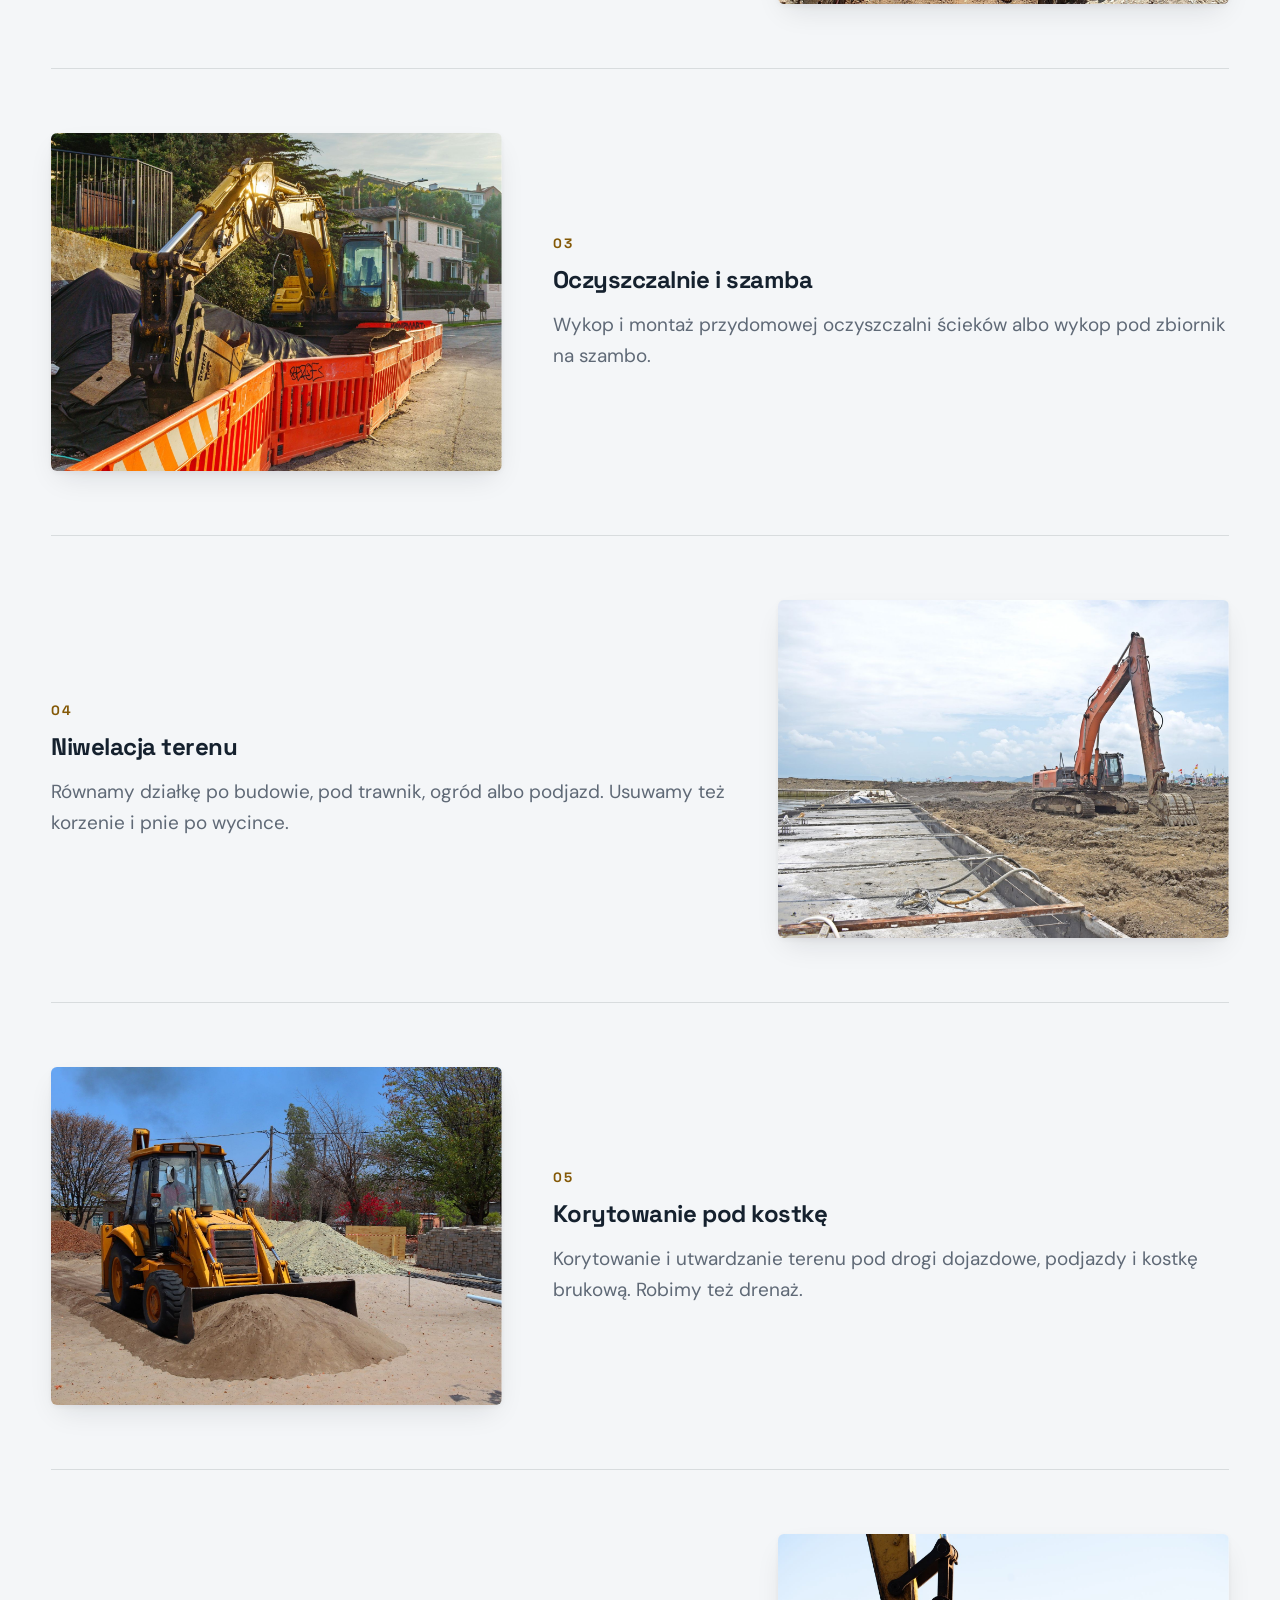
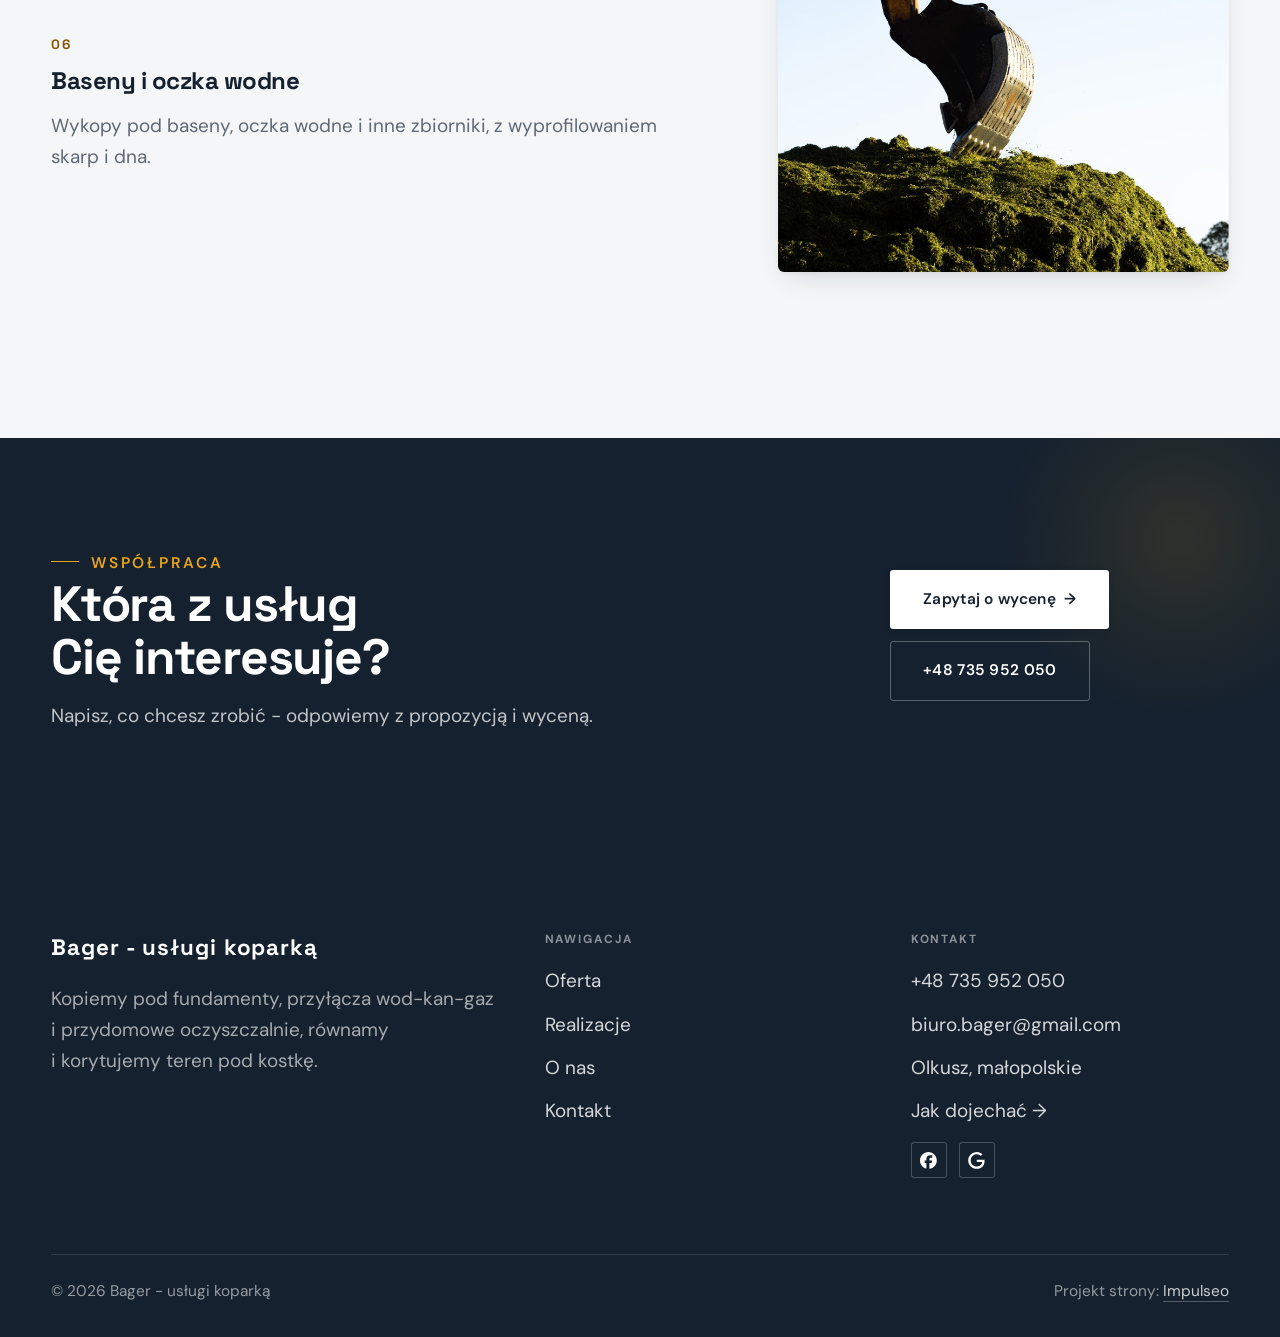
<file: oferta.html>
<!DOCTYPE html>
<html lang="pl">
<head>
<meta charset="UTF-8">
<meta name="viewport" content="width=device-width, initial-scale=1.0">
<title>Oferta - Bager - usługi koparką</title>
<meta name="description" content="Bager - usługi koparką, Olkusz. Wykopy pod fundamenty, przyłącza wod-kan-gaz, przydomowe oczyszczalnie, niwelacja i korytowanie terenu pod kostkę, wykopy pod baseny i oczka wodne. Tel. 735 952 050.">
<link rel="canonical" href="https://kris20032.github.io/bager-uslugi-koparka/oferta.html">
<meta name="robots" content="noindex, nofollow">
<meta property="og:type" content="website">
<meta property="og:locale" content="pl_PL">
<meta property="og:site_name" content="Bager - usługi koparką">
<meta property="og:title" content="Oferta - Bager - usługi koparką">
<meta property="og:description" content="Bager - usługi koparką, Olkusz. Wykopy pod fundamenty, przyłącza wod-kan-gaz, przydomowe oczyszczalnie, niwelacja i korytowanie terenu pod kostkę, wykopy pod baseny i oczka wodne. Tel. 735 952 050.">
<meta property="og:url" content="https://kris20032.github.io/bager-uslugi-koparka/oferta.html">
<meta property="og:image" content="https://kris20032.github.io/bager-uslugi-koparka/img/og.jpg">
<meta property="og:image:width" content="1200">
<meta property="og:image:height" content="630">
<meta name="twitter:card" content="summary_large_image">
<link rel="preconnect" href="https://fonts.googleapis.com">
<link rel="preconnect" href="https://fonts.gstatic.com" crossorigin>
<link href="https://fonts.googleapis.com/css2?family=Space+Grotesk:wght@500;600;700&family=DM+Sans:opsz,wght@9..40,400;9..40,500;9..40,600&display=swap" rel="stylesheet">
<link rel="stylesheet" href="assets/styles.css?v=001f821d">
</head>
<body>

<header class="nav">
  <div class="wrap nav-inner">
    <a class="brand brand-has-logo" href="index.html"><img class="brand-logo" src="img/logo.png" alt="Bager - usługi koparką" width="980" height="805" decoding="async"></a>
    <nav class="nav-links">
      <a href="oferta.html" class="active" aria-current="page">Oferta</a>
      <a href="realizacje.html">Realizacje</a>
      <a href="o-nas.html">O nas</a>
      <a href="kontakt.html">Kontakt</a>
      <a href="tel:+48735952050" class="btn btn-accent">Zadzwoń +48 735 952 050</a>
    </nav>
    <button class="nav-toggle" aria-label="Menu"><span></span><span></span><span></span></button>
  </div>
</header>

<main>
<section class="pagehead">
  <img src="img/about.jpg" alt="Bager - usługi koparką - Prace ziemne koparką" width="1880" height="1253" decoding="async">
  <div class="wrap">
    <span class="eyebrow">Co robimy</span>
    <h1>Prace ziemne koparką</h1>
    <p>Mamy mobilny sprzęt, który mieści się w wąskich przejazdach i na zabudowanych działkach. Cenę podajemy po rozmowie o działce, gruncie i dojeździe.</p>
  </div>
</section>
<section>
  <div class="wrap">
    <div class="svc-row reveal">
      <div class="svc-row-art"><img src="img/g3.jpg" alt="Wykopy pod fundamenty" loading="lazy" width="1880" height="1253" decoding="async"></div>
      <div>
        <span class="num">01</span>
        <h3>Wykopy pod fundamenty</h3>
        <p class="muted">Kopiemy pod ławy według projektu, na zadaną głębokość, tak żeby ekipa mogła od razu zbroić i lać beton.</p>
      </div>
    </div>
    <div class="svc-row rev reveal">
      <div class="svc-row-art"><img src="img/g1.jpg" alt="Przyłącza wod-kan-gaz" loading="lazy" width="1152" height="2048" decoding="async"></div>
      <div>
        <span class="num">02</span>
        <h3>Przyłącza wod-kan-gaz</h3>
        <p class="muted">Wykopy pod wodę, kanalizację, gaz i inne media, od budynku do granicy działki. Po ułożeniu rur zasypujemy.</p>
      </div>
    </div>
    <div class="svc-row reveal">
      <div class="svc-row-art"><img src="img/g8.jpg" alt="Oczyszczalnie i szamba" loading="lazy" width="1776" height="1100" decoding="async"></div>
      <div>
        <span class="num">03</span>
        <h3>Oczyszczalnie i szamba</h3>
        <p class="muted">Wykop i montaż przydomowej oczyszczalni ścieków albo wykop pod zbiornik na szambo.</p>
      </div>
    </div>
    <div class="svc-row rev reveal">
      <div class="svc-row-art"><img src="img/g5.jpg" alt="Niwelacja terenu" loading="lazy" width="1808" height="1168" decoding="async"></div>
      <div>
        <span class="num">04</span>
        <h3>Niwelacja terenu</h3>
        <p class="muted">Równamy działkę po budowie, pod trawnik, ogród albo podjazd. Usuwamy też korzenie i pnie po wycince.</p>
      </div>
    </div>
    <div class="svc-row reveal">
      <div class="svc-row-art"><img src="img/g4.jpg" alt="Korytowanie pod kostkę" loading="lazy" width="1786" height="1136" decoding="async"></div>
      <div>
        <span class="num">05</span>
        <h3>Korytowanie pod kostkę</h3>
        <p class="muted">Korytowanie i utwardzanie terenu pod drogi dojazdowe, podjazdy i kostkę brukową. Robimy też drenaż.</p>
      </div>
    </div>
    <div class="svc-row rev reveal">
      <div class="svc-row-art"><img src="img/g7.jpg" alt="Baseny i oczka wodne" loading="lazy" width="1880" height="1253" decoding="async"></div>
      <div>
        <span class="num">06</span>
        <h3>Baseny i oczka wodne</h3>
        <p class="muted">Wykopy pod baseny, oczka wodne i inne zbiorniki, z wyprofilowaniem skarp i dna.</p>
      </div>
    </div>
  </div>
</section>

<section class="cta">
  <div class="wrap">
    <div class="reveal">
      <span class="eyebrow">Współpraca</span>
      <h2>Która z usług Cię interesuje?</h2>
      <p>Napisz, co chcesz zrobić - odpowiemy z propozycją i wyceną.</p>
    </div>
    <div class="cta-actions reveal">
      <a href="kontakt.html" class="btn btn-light">Zapytaj o wycenę <span class="arr">→</span></a>
      <a href="tel:+48735952050" class="btn btn-ghost btn-ghost-cta">+48 735 952 050</a>
    </div>
  </div>
</section>
</main>

<footer>
  <div class="wrap">
    <div class="foot-grid">
      <div class="foot-brand">
        <div class="name">Bager - usługi koparką</div>
        <p>Kopiemy pod fundamenty, przyłącza wod-kan-gaz i przydomowe oczyszczalnie, równamy i korytujemy teren pod kostkę.</p>
      </div>
      <div class="foot-col">
        <h4>Nawigacja</h4>
        <a href="oferta.html">Oferta</a>
        <a href="realizacje.html">Realizacje</a>
        <a href="o-nas.html">O nas</a>
        <a href="kontakt.html">Kontakt</a>
      </div>
      <div class="foot-col">
        <h4>Kontakt</h4>
        <a href="tel:+48735952050">+48 735 952 050</a>
        <a href="mailto:biuro.bager@gmail.com">biuro.bager@gmail.com</a>
        <p>Olkusz, małopolskie</p>
        <a href="https://www.google.com/maps?cid=1445981650801285618" target="_blank" rel="noopener">Jak dojechać →</a>
      <div class="foot-soc">
        <a class="soc" href="https://www.facebook.com/p/Bager-us%C5%82ugi-kopark%C4%85-100083761000808/" target="_blank" rel="noopener" aria-label="Facebook - Bager - usługi koparką"><svg viewBox="0 0 24 24" aria-hidden="true" focusable="false"><path d="M9.101 23.691v-7.98H6.627v-3.667h2.474v-1.58c0-4.085 1.848-5.978 5.858-5.978.401 0 .955.042 1.468.103a8.68 8.68 0 0 1 1.141.195v3.325a8.623 8.623 0 0 0-.653-.036 26.805 26.805 0 0 0-.733-.009c-.707 0-1.259.096-1.675.309a1.686 1.686 0 0 0-.679.622c-.258.42-.374.995-.374 1.752v1.297h3.919l-.386 2.103-.287 1.564h-3.246v8.245C19.396 23.238 24 18.179 24 12.044c0-6.627-5.373-12-12-12s-12 5.373-12 12c0 5.628 3.874 10.35 9.101 11.647Z" fill="currentColor"/></svg></a>
        <a class="soc" href="https://www.google.com/maps?cid=1445981650801285618" target="_blank" rel="noopener" aria-label="Google - Bager - usługi koparką"><svg viewBox="0 0 24 24" aria-hidden="true" focusable="false"><path d="M12.48 10.92v3.28h7.84c-.24 1.84-.853 3.187-1.787 4.133-1.147 1.147-2.933 2.4-6.053 2.4-4.827 0-8.6-3.893-8.6-8.72s3.773-8.72 8.6-8.72c2.6 0 4.507 1.027 5.907 2.347l2.307-2.307C18.747 1.44 16.133 0 12.48 0 5.867 0 .307 5.387.307 12s5.56 12 12.173 12c3.573 0 6.267-1.173 8.373-3.36 2.16-2.16 2.84-5.213 2.84-7.667 0-.76-.053-1.467-.173-2.053H12.48z" fill="currentColor"/></svg></a>
      </div>
      </div>
    </div>
    <div class="foot-bot">
      <span>© 2026 Bager - usługi koparką</span>
      <span>Projekt strony: <a class="foot-credit" href="https://impulseo.pl" target="_blank" rel="noopener">Impulseo</a></span>
    </div>
  </div>
</footer>
<div class="sticky-call"><a class="sc-call" href="tel:+48735952050"><svg class="ico-tel" width="16" height="16" viewBox="0 0 24 24" fill="none" aria-hidden="true"><path d="M6.6 10.8a15.5 15.5 0 0 0 6.6 6.6l2.2-2.2a1 1 0 0 1 1-.24 11.4 11.4 0 0 0 3.6.58 1 1 0 0 1 1 1V20a1 1 0 0 1-1 1A17 17 0 0 1 3 4a1 1 0 0 1 1-1h3.5a1 1 0 0 1 1 1c0 1.25.2 2.46.58 3.6a1 1 0 0 1-.25 1l-2.23 2.2Z" fill="currentColor"/></svg> Zadzwoń</a><a class="sc-quote" href="kontakt.html">Zadzwoń po wycenę</a></div>
<div class="demo-wazne" data-do="2026-10-25" data-cykl="3" hidden><svg class="dw-ico" width="13" height="13" viewBox="0 0 24 24" fill="none" aria-hidden="true"><circle cx="12" cy="12" r="8.6" stroke="currentColor" stroke-width="1.8"/><path d="M12 7.2V12l3.3 2" stroke="currentColor" stroke-width="1.8" stroke-linecap="round"/></svg><span class="dw-txt"></span></div>

<script src="assets/main.js"></script>
</body>
</html>
</file>
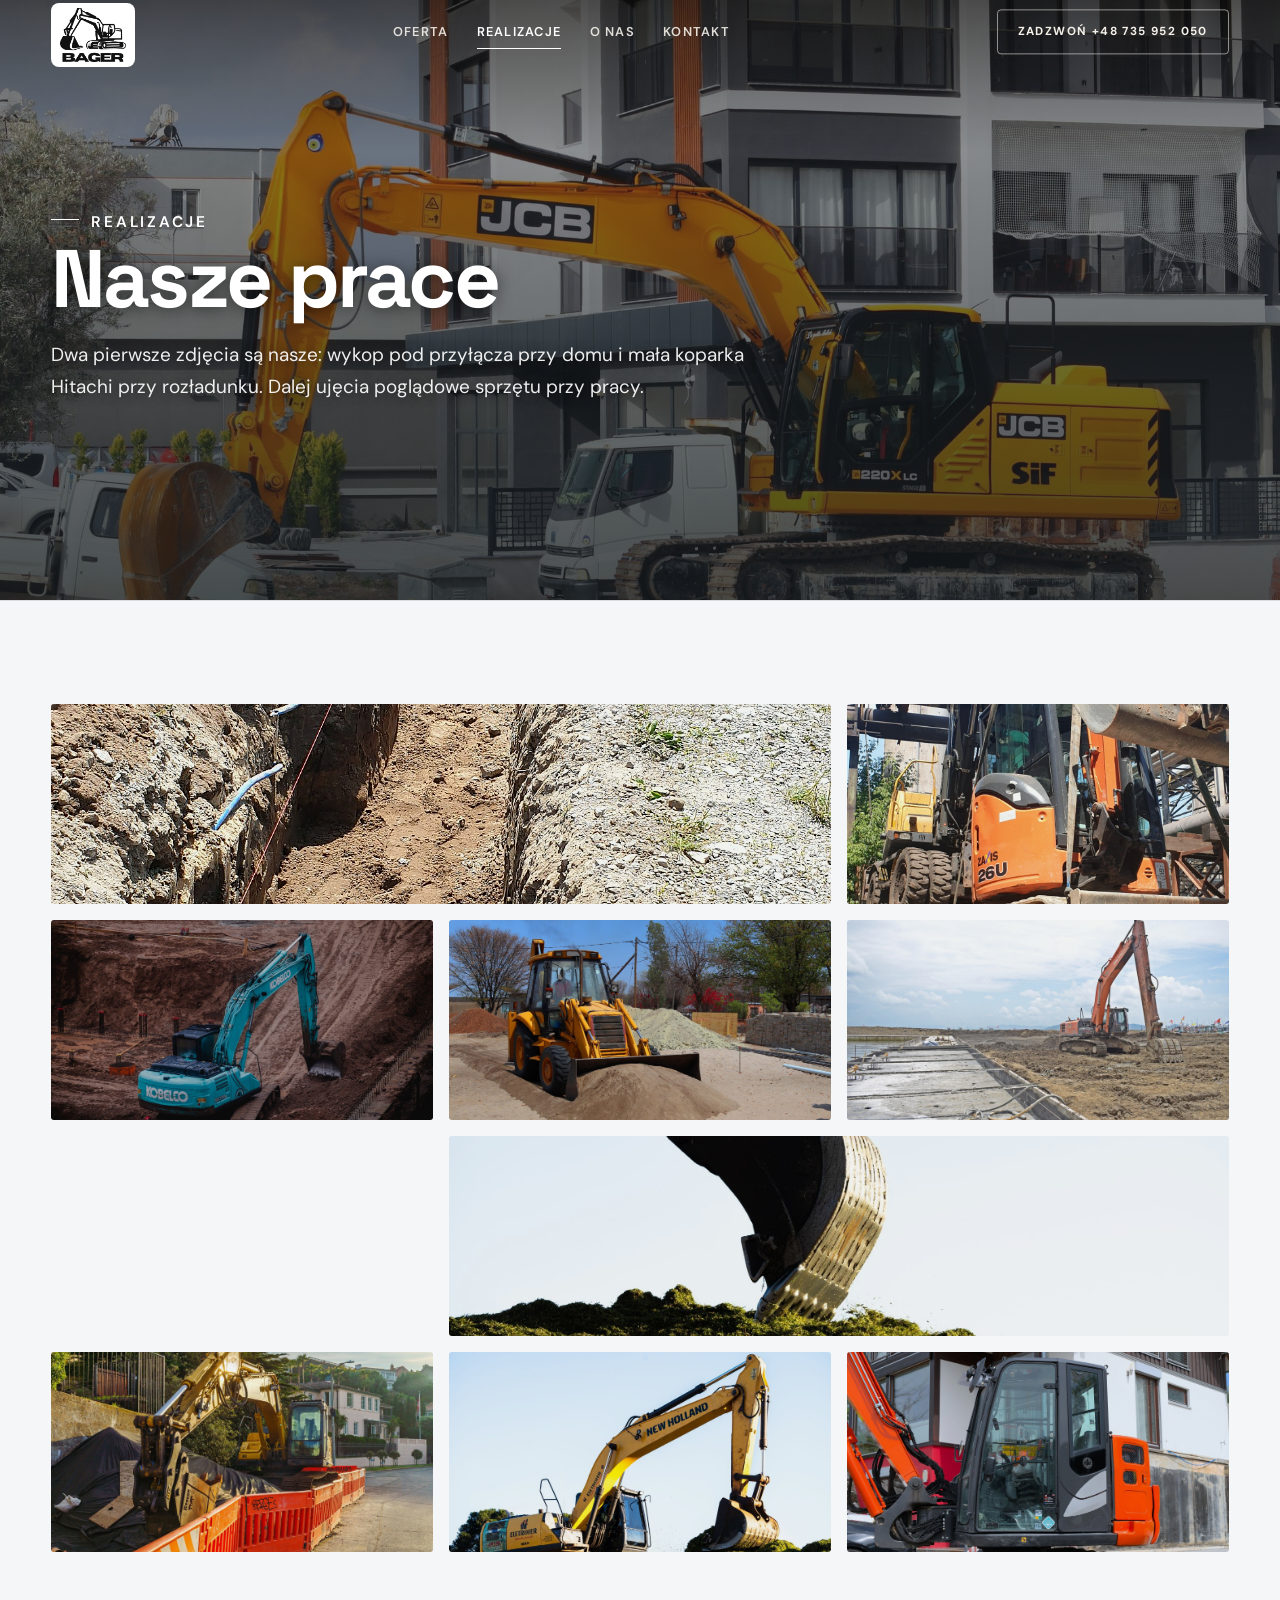
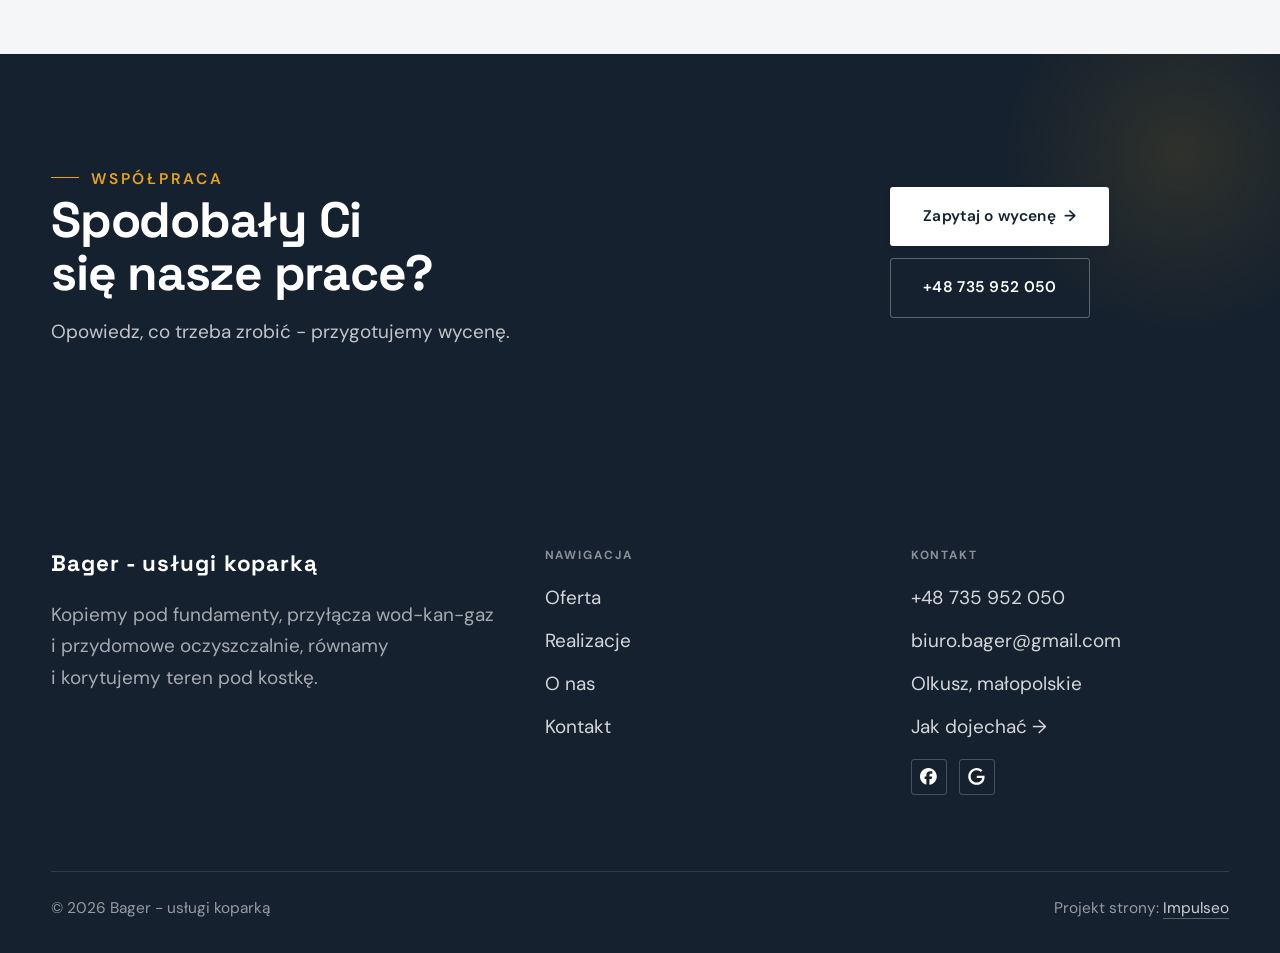
<file: realizacje.html>
<!DOCTYPE html>
<html lang="pl">
<head>
<meta charset="UTF-8">
<meta name="viewport" content="width=device-width, initial-scale=1.0">
<title>Realizacje - Bager - usługi koparką</title>
<meta name="description" content="Realizacje Bager - usługi koparką: Wykop pod przyłącza przy domu, Mała koparka Hitachi przy rozładunku, Koparka w głębokim wykopie, Koparko-ładowarka przy hałdzie piasku, Niwelacja dużego terenu">
<link rel="canonical" href="https://kris20032.github.io/bager-uslugi-koparka/realizacje.html">
<meta name="robots" content="noindex, nofollow">
<meta property="og:type" content="website">
<meta property="og:locale" content="pl_PL">
<meta property="og:site_name" content="Bager - usługi koparką">
<meta property="og:title" content="Realizacje - Bager - usługi koparką">
<meta property="og:description" content="Realizacje Bager - usługi koparką: Wykop pod przyłącza przy domu, Mała koparka Hitachi przy rozładunku, Koparka w głębokim wykopie, Koparko-ładowarka przy hałdzie piasku, Niwelacja dużego terenu">
<meta property="og:url" content="https://kris20032.github.io/bager-uslugi-koparka/realizacje.html">
<meta property="og:image" content="https://kris20032.github.io/bager-uslugi-koparka/img/og.jpg">
<meta property="og:image:width" content="1200">
<meta property="og:image:height" content="630">
<meta name="twitter:card" content="summary_large_image">
<link rel="preconnect" href="https://fonts.googleapis.com">
<link rel="preconnect" href="https://fonts.gstatic.com" crossorigin>
<link href="https://fonts.googleapis.com/css2?family=Space+Grotesk:wght@500;600;700&family=DM+Sans:opsz,wght@9..40,400;9..40,500;9..40,600&display=swap" rel="stylesheet">
<link rel="stylesheet" href="assets/styles.css?v=001f821d">
</head>
<body>

<header class="nav">
  <div class="wrap nav-inner">
    <a class="brand brand-has-logo" href="index.html"><img class="brand-logo" src="img/logo.png" alt="Bager - usługi koparką" width="980" height="805" decoding="async"></a>
    <nav class="nav-links">
      <a href="oferta.html">Oferta</a>
      <a href="realizacje.html" class="active" aria-current="page">Realizacje</a>
      <a href="o-nas.html">O nas</a>
      <a href="kontakt.html">Kontakt</a>
      <a href="tel:+48735952050" class="btn btn-accent">Zadzwoń +48 735 952 050</a>
    </nav>
    <button class="nav-toggle" aria-label="Menu"><span></span><span></span><span></span></button>
  </div>
</header>

<main>
<section class="pagehead">
  <img src="img/g9.jpg" alt="Bager - usługi koparką - Nasze prace" width="1880" height="1253" decoding="async">
  <div class="wrap">
    <span class="eyebrow">Realizacje</span>
    <h1>Nasze prace</h1>
    <p>Dwa pierwsze zdjęcia są nasze: wykop pod przyłącza przy domu i mała koparka Hitachi przy rozładunku. Dalej ujęcia poglądowe sprzętu przy pracy.</p>
  </div>
</section>
<section>
  <div class="wrap">
    <div class="gallery">
      <div class="tile t-two3 reveal"><img src="img/g1.jpg" alt="Bager - usługi koparką" loading="lazy" width="1152" height="2048" decoding="async"></div>
      <div class="tile t-third reveal"><img src="img/g2.jpg" alt="Bager - usługi koparką" loading="lazy" width="1098" height="1996" decoding="async"></div>
      <div class="tile t-third reveal"><img src="img/g3.jpg" alt="Bager - usługi koparką" loading="lazy" width="1880" height="1253" decoding="async"></div>
      <div class="tile t-third reveal"><img src="img/g4.jpg" alt="Bager - usługi koparką" loading="lazy" width="1786" height="1136" decoding="async"></div>
      <div class="tile t-third reveal"><img src="img/g5.jpg" alt="Bager - usługi koparką" loading="lazy" width="1808" height="1168" decoding="async"></div>
      <div class="tile t-third reveal"><img src="img/g6.jpg" alt="Bager - usługi koparką" loading="lazy" width="1880" height="1253" decoding="async"></div>
      <div class="tile t-two3 reveal"><img src="img/g7.jpg" alt="Bager - usługi koparką" loading="lazy" width="1880" height="1253" decoding="async"></div>
      <div class="tile t-third reveal"><img src="img/g8.jpg" alt="Bager - usługi koparką" loading="lazy" width="1776" height="1100" decoding="async"></div>
      <div class="tile t-third reveal"><img src="img/g10.jpg" alt="Bager - usługi koparką" loading="lazy" width="1880" height="1253" decoding="async"></div>
      <div class="tile t-third reveal"><img src="img/about.jpg" alt="Bager - usługi koparką" loading="lazy" width="1880" height="1253" decoding="async"></div>
    </div>
  </div>
</section>
<section class="cta">
  <div class="wrap">
    <div class="reveal">
      <span class="eyebrow">Współpraca</span>
      <h2>Spodobały Ci się nasze prace?</h2>
      <p>Opowiedz, co trzeba zrobić - przygotujemy wycenę.</p>
    </div>
    <div class="cta-actions reveal">
      <a href="kontakt.html" class="btn btn-light">Zapytaj o wycenę <span class="arr">→</span></a>
      <a href="tel:+48735952050" class="btn btn-ghost btn-ghost-cta">+48 735 952 050</a>
    </div>
  </div>
</section>
</main>

<footer>
  <div class="wrap">
    <div class="foot-grid">
      <div class="foot-brand">
        <div class="name">Bager - usługi koparką</div>
        <p>Kopiemy pod fundamenty, przyłącza wod-kan-gaz i przydomowe oczyszczalnie, równamy i korytujemy teren pod kostkę.</p>
      </div>
      <div class="foot-col">
        <h4>Nawigacja</h4>
        <a href="oferta.html">Oferta</a>
        <a href="realizacje.html">Realizacje</a>
        <a href="o-nas.html">O nas</a>
        <a href="kontakt.html">Kontakt</a>
      </div>
      <div class="foot-col">
        <h4>Kontakt</h4>
        <a href="tel:+48735952050">+48 735 952 050</a>
        <a href="mailto:biuro.bager@gmail.com">biuro.bager@gmail.com</a>
        <p>Olkusz, małopolskie</p>
        <a href="https://www.google.com/maps?cid=1445981650801285618" target="_blank" rel="noopener">Jak dojechać →</a>
      <div class="foot-soc">
        <a class="soc" href="https://www.facebook.com/p/Bager-us%C5%82ugi-kopark%C4%85-100083761000808/" target="_blank" rel="noopener" aria-label="Facebook - Bager - usługi koparką"><svg viewBox="0 0 24 24" aria-hidden="true" focusable="false"><path d="M9.101 23.691v-7.98H6.627v-3.667h2.474v-1.58c0-4.085 1.848-5.978 5.858-5.978.401 0 .955.042 1.468.103a8.68 8.68 0 0 1 1.141.195v3.325a8.623 8.623 0 0 0-.653-.036 26.805 26.805 0 0 0-.733-.009c-.707 0-1.259.096-1.675.309a1.686 1.686 0 0 0-.679.622c-.258.42-.374.995-.374 1.752v1.297h3.919l-.386 2.103-.287 1.564h-3.246v8.245C19.396 23.238 24 18.179 24 12.044c0-6.627-5.373-12-12-12s-12 5.373-12 12c0 5.628 3.874 10.35 9.101 11.647Z" fill="currentColor"/></svg></a>
        <a class="soc" href="https://www.google.com/maps?cid=1445981650801285618" target="_blank" rel="noopener" aria-label="Google - Bager - usługi koparką"><svg viewBox="0 0 24 24" aria-hidden="true" focusable="false"><path d="M12.48 10.92v3.28h7.84c-.24 1.84-.853 3.187-1.787 4.133-1.147 1.147-2.933 2.4-6.053 2.4-4.827 0-8.6-3.893-8.6-8.72s3.773-8.72 8.6-8.72c2.6 0 4.507 1.027 5.907 2.347l2.307-2.307C18.747 1.44 16.133 0 12.48 0 5.867 0 .307 5.387.307 12s5.56 12 12.173 12c3.573 0 6.267-1.173 8.373-3.36 2.16-2.16 2.84-5.213 2.84-7.667 0-.76-.053-1.467-.173-2.053H12.48z" fill="currentColor"/></svg></a>
      </div>
      </div>
    </div>
    <div class="foot-bot">
      <span>© 2026 Bager - usługi koparką</span>
      <span>Projekt strony: <a class="foot-credit" href="https://impulseo.pl" target="_blank" rel="noopener">Impulseo</a></span>
    </div>
  </div>
</footer>
<div class="sticky-call"><a class="sc-call" href="tel:+48735952050"><svg class="ico-tel" width="16" height="16" viewBox="0 0 24 24" fill="none" aria-hidden="true"><path d="M6.6 10.8a15.5 15.5 0 0 0 6.6 6.6l2.2-2.2a1 1 0 0 1 1-.24 11.4 11.4 0 0 0 3.6.58 1 1 0 0 1 1 1V20a1 1 0 0 1-1 1A17 17 0 0 1 3 4a1 1 0 0 1 1-1h3.5a1 1 0 0 1 1 1c0 1.25.2 2.46.58 3.6a1 1 0 0 1-.25 1l-2.23 2.2Z" fill="currentColor"/></svg> Zadzwoń</a><a class="sc-quote" href="kontakt.html">Zadzwoń po wycenę</a></div>
<div class="demo-wazne" data-do="2026-10-25" data-cykl="3" hidden><svg class="dw-ico" width="13" height="13" viewBox="0 0 24 24" fill="none" aria-hidden="true"><circle cx="12" cy="12" r="8.6" stroke="currentColor" stroke-width="1.8"/><path d="M12 7.2V12l3.3 2" stroke="currentColor" stroke-width="1.8" stroke-linecap="round"/></svg><span class="dw-txt"></span></div>

<script src="assets/main.js"></script>
</body>
</html>
</file>
<file: assets/styles.css>
/* ============================================================
   STOLBASZ — premium, architektoniczny B2B fit-out
   Jasna paleta, zero brązu. System wg premium-web-craft.
   Projekt strony: Impulseo (impulseo.pl)
   ============================================================ */

:root{
  /* PALETA — jasna, architektoniczna, chłodna */
  --paper:#F4F6F8;          /* główne tło */
  --paper-2:#E7EBEF;        /* sekcje alternatywne (chłodny jasny szary) */
  --paper-3:#E7EBEF;        /* delikatne wypełnienia */
  --ink:#15212E;            /* tekst główny — chłodny grafit */
  --ink-soft:#243443;       /* nagłówki drugorzędne */
  --muted:#6B7785;          /* tekst poboczny */
  --line:rgba(21,33,46,.12);/* hairline */
  --accent:#E8A317;         /* stonowany petrol-slate — jedyny akcent */
  --accent-d:#C9870C;
  --accent-soft:rgba(232,163,23,.10);
  --dark:#15212E;           /* sekcje ciemne (stopka/CTA) */

  /* HOVER ZDJĘĆ — JEDEN standard dla całego silnika (decyzja K. 04.08.2026, artefakt z wariantami).
     AKTUALNE (K.+Szymon 09.08.2026, wybór z artefaktu 6 wariantów): zoom 1.05 przy 1.4s -
     przy tak długim czasie mocniejszy kadr NIE skacze, tylko „oddycha". Poprzedni standard
     (1.02 / .55s z 04.08) odbierany jako dynamiczny i szybki.
     Spoczynek lekko przygaszony, ale TYLKO tam, gdzie jest mysz (@media hover:hover) —
     na telefonie zdjęcia zostają w pełnej jasności. */
  --img-zoom:1.05;                   /* K.+Szymon 09.08: wariant F z artefaktu porównawczego */
  --img-rest:brightness(.95) saturate(.99);
  --img-hot:brightness(1.06) saturate(1.05);
  --img-dur:1.4s;                    /* K.+Szymon 09.08 (wariant F): powoli = elegancko */
  --img-ease:cubic-bezier(.16,.84,.44,1);  /* miękki ogon, efekt „oddychania" */

  /* ODSTĘPY — skala 4/8 */
  --space-1:4px; --space-2:8px; --space-3:12px; --space-4:16px; --space-5:24px;
  --space-6:32px; --space-7:48px; --space-8:64px; --space-9:96px; --space-10:128px;

  /* TYPOGRAFIA — fluid clamp() (skala podbita 16.07.2026: większe, czytelniejsze litery — uwaga Adama) */
  --text-sm:clamp(.9rem,.87rem + .12vw,1rem);
  --text-base:clamp(1.08rem,1.04rem + .18vw,1.2rem);
  --text-lg:clamp(1.24rem,1.15rem + .34vw,1.44rem);
  --text-h3:clamp(1.34rem,1.22rem + .55vw,1.66rem);
  --text-h2:clamp(2.1rem,1.66rem + 2.1vw,3.1rem);
  --text-h1:clamp(2.9rem,2.1rem + 4vw,5.1rem);

  /* PROMIENIE — architektoniczne, raczej ostre */
  --r-sm:3px; --r-md:6px; --r-lg:10px;

  /* RUCH */
  --ease:cubic-bezier(.25,.46,.45,.94); --dur:.24s;

  /* CIENIE — miękkie, warstwowe */
  --sh-sm:0 1px 2px rgba(16,24,32,.04), 0 2px 8px rgba(16,24,32,.05);
  --sh-md:0 2px 6px rgba(16,24,32,.05), 0 12px 28px -8px rgba(16,24,32,.12);
  --sh-lg:0 6px 14px rgba(16,24,32,.07), 0 26px 56px -18px rgba(16,24,32,.22);

  --hairline:1px solid var(--line);

  --font-display:'Space Grotesk','Inter',sans-serif;
  --font-body:'DM Sans','Inter',sans-serif;
}

*{box-sizing:border-box;margin:0;padding:0}
html{scroll-behavior:smooth}
body{
  font-family:var(--font-body);
  font-size:var(--text-base);
  line-height:1.65;
  color:var(--ink);
  background:var(--paper);
  -webkit-font-smoothing:antialiased;
  text-rendering:optimizeLegibility;
}
img{max-width:100%;height:auto;display:block}  /* height:auto = width/height z atrybutów trzyma proporcje (TOP#12) */
a{color:inherit;text-decoration:none}

.wrap{width:min(92%,1180px);margin-inline:auto}
section{padding-block:clamp(52px,6.5vw,96px)}

h1,h2,h3{font-family:var(--font-display);font-weight:700;line-height:1.08;letter-spacing:-.02em;color:var(--ink)}
h1{font-size:var(--text-h1);letter-spacing:-.035em}
h2{font-size:var(--text-h2);letter-spacing:-.025em}
h3{font-size:var(--text-h3)}
/* MIARA — długość wiersza. WCAG 2.2 SC 1.4.8: max 80 znaków; Butterick: 45–90.
   68ch daje realnie 72–78 znaków polskiego tekstu, czyli z zapasem pod granicą.
   Wcześniej limit miał TYLKO <p> — <li>, <blockquote> i <dd> nie miały żadnego,
   i to jedyny powód, dla którego 23 bloki na dwóch oddanych stronach jadą po
   83–106 znaków w wierszu (pomiar 07.08.2026, bramka `miara`).
   ⚠️ Listy i definicje ograniczamy TYLKO bez klasy: `ul`/`ol` z klasą to u nas
   układ (siatki kafli, menu), a nie tekst ciągły — tam miarę wyznacza układ. */
/* 60ch, nie 68ch (K. 10.08): po zmianie fontów na węższe kroje (DM Sans i spółka)
   w 68ch mieściło się ~90 znaków - bramka pikselowa słusznie zgłaszała przekroczenie
   granicy 80. Pomiar na żywej przeglądarce: 60ch = 90 znaków, 53ch = ~78 znaków, czyli normę WCAG 1.4.8. */
:root{ --miara:53ch }
p{max-width:min(100%,var(--miara))}
blockquote,
ul:not([class])>li, ol:not([class])>li,
dl:not([class])>dd{max-width:min(100%,var(--miara))}

/* ⚠️ Świadomie BEZ wyjątku `.tile p,.card p,.svc p{max-width:none}`, choć nasuwa się sam:
   te akapity BYŁY już ograniczone (stare `p{max-width:65ch}`), więc „wyjątek" nie odblokowałby
   niczego nowego — tylko ROZLUŹNIŁ stan sprzed zmiany na wszystkich demach naraz.
   `figcaption` żadna z reguł wyżej nie dotyczy, więc też nie potrzebuje zwolnienia. */

/* ŁAMANIE. `balance` wyrównuje długości wierszy w nagłówku, `pretty` pilnuje ostatniego
   wiersza akapitu, żeby nie został w nim jeden wyraz. Obsługiwane od Chrome 117 /
   Safari 17.5; starsze przeglądarki po prostu ignorują tę własność.
   `text-wrap:pretty` nie występowało dotąd ANI RAZ w silniku ani w repo klientów. */
h1,h2,h3,.lead,.lede{text-wrap:balance}
p,li,blockquote,dd{text-wrap:pretty}

.eyebrow{
  font-family:var(--font-body);
  font-size:var(--text-sm);
  font-weight:600;
  letter-spacing:.18em;
  text-transform:uppercase;
  color:var(--accent);
  display:inline-flex;align-items:center;gap:var(--space-3);
}
/* flex:none + margin-top = kreska trzyma się PIERWSZEJ linii. Wcześniej align-items:center
   centrowało ją względem całego bloku i przy zawinięciu (długi kicker typu
   „…WNĘTRZ · LESZNO · OD 2019") druga linia lądowała z brzydkim wcięciem. */
.eyebrow{align-items:flex-start}
.eyebrow>*,.eyebrow{text-wrap:balance}   /* dlugi kicker lamal sie na sierote typu samo „2019" w drugiej linii */
.eyebrow::before{content:"";width:28px;height:1px;background:var(--accent);display:inline-block;flex:none;margin-top:.62em}

.muted{color:var(--muted)}
.lead{font-size:var(--text-lg);line-height:1.55;color:var(--ink-soft);max-width:50ch}

/* ---------- BUTTONS ---------- */
.btn{
  display:inline-flex;align-items:center;gap:var(--space-2);
  font-weight:600;font-size:var(--text-sm);letter-spacing:.02em;
  padding:var(--space-4) var(--space-6);
  border-radius:var(--r-sm);
  transition:transform var(--dur) var(--ease),box-shadow var(--dur) var(--ease),background var(--dur) var(--ease);
  cursor:pointer;border:1px solid transparent;
}
.btn-accent{background:var(--accent);color:#fff;box-shadow:var(--sh-sm)}
.btn-accent:hover{background:var(--accent-d);transform:translateY(-2px);box-shadow:var(--sh-md)}
.btn-accent:active{transform:translateY(0);box-shadow:var(--sh-sm)}
.btn-ghost{background:transparent;color:var(--ink);border-color:var(--line)}
.btn-ghost:hover{border-color:var(--accent);color:var(--accent);transform:translateY(-2px)}
.btn-light{background:#fff;color:var(--ink);box-shadow:var(--sh-sm)}
.btn-light:hover{transform:translateY(-2px);box-shadow:var(--sh-md)}
.btn .arr{transition:transform var(--dur) var(--ease)}
.btn:hover .arr{transform:translateX(4px)}

/* ---------- NAV ---------- */
.nav{
  position:sticky;top:0;z-index:50;
  background:color-mix(in srgb,var(--paper) 88%,transparent);
  backdrop-filter:saturate(140%) blur(10px);
  border-bottom:var(--hairline);
}
.nav-inner{display:flex;align-items:center;justify-content:space-between;gap:var(--space-5);height:72px}
/* ANTY-NACHODZENIE (K. 05.08.2026): długa nazwa firmy + przycisk z pełnym numerem nie mieściły się w pasku
   i flex ściskał linki PONIŻEJ ich treści - "Kontakt" wchodził na ramkę "Zadzwoń +48 ...". Teraz ustępuje
   nazwa marki (skrót wielokropkiem), a menu i przycisk nigdy się nie kurczą ani nie zachodzą na siebie. */
.brand{display:flex;flex-direction:column;line-height:1;min-width:0;flex:0 1 auto}
.brand .name{font-family:var(--font-display);font-weight:800;font-size:1.35rem;letter-spacing:.04em;white-space:nowrap;overflow:hidden;text-overflow:ellipsis}
.brand .sub{font-size:.62rem;letter-spacing:.34em;text-transform:uppercase;color:var(--muted);margin-top:5px;white-space:nowrap;overflow:hidden;text-overflow:ellipsis}
.nav-links{display:flex;align-items:center;gap:var(--space-6);flex:0 0 auto}
.nav-links a{font-size:var(--text-sm);font-weight:500;color:var(--ink-soft);position:relative;padding-block:4px;white-space:nowrap;transition:color var(--dur) var(--ease)}
.nav-links a::after{content:"";position:absolute;left:0;bottom:0;width:0;height:1.5px;background:var(--accent);transition:width var(--dur) var(--ease)}
.nav-links a:hover,.nav-links a.active{color:var(--ink)}
.nav-links a:hover::after,.nav-links a.active::after{width:100%}
.nav-links .btn{padding:var(--space-2) var(--space-5)}
/* przyciski w nav: właściwy kolor (przebij .nav-links a) + bez podkreślenia */
.nav-links a.btn-accent{color:#fff}
.nav-links a.btn-ghost,.nav-links a.btn-light{color:var(--ink)}
/* CTA w pasku: NIE podkreślenie spod linków menu, ale ten sam przelatujący błysk,
   co na wszystkich innych przyciskach (zgłoszenie K. 13.08.2026 - „na hero jest efekt
   światła przechodzącego przez przycisk, na navbarze go nie ma, a mają być identyczne").
   Reguła `.nav-links a::after` jest silniejsza od `.btn::after`, więc trzeba jej
   geometrię wyzerować i wpisać połysk z nazwy - samo `display:none` gasiło efekt. */
.nav-links a.btn::after{
  display:block;content:"";position:absolute;inset:0;z-index:-1;pointer-events:none;
  width:auto;height:auto;border-radius:inherit;   /* kasuje geometrię podkreślenia (width:0;height:1.5px) */
  background:linear-gradient(100deg,transparent 32%,rgba(255,255,255,.20) 50%,transparent 68%);
  translate:-120% 0}
@media (prefers-reduced-motion:no-preference){
  .nav-links a.btn:hover::after{translate:120% 0;transition:translate .75s var(--mt-ease,cubic-bezier(.16,.84,.44,1))}
}
.nav-toggle{display:none;background:none;border:none;cursor:pointer;flex-direction:column;gap:5px;padding:8px}
.nav-toggle span{width:24px;height:2px;background:var(--ink);transition:var(--dur)}
/* Ciasny zakres MIĘDZY menu mobilnym a pełnym pulpitem: zbijamy odstępy i nazwę marki,
   żeby wszystko zmieściło się naturalnie, zanim w ogóle dojdzie do skracania wielokropkiem. */
@media(max-width:1280px) and (min-width:921px){
  .nav-links{gap:var(--space-4)}
  .nav-links .btn{padding:var(--space-2) var(--space-4)}
  .brand .name{font-size:1.15rem}
}

/* ---------- HERO (split) ---------- */
.hero{position:relative;overflow:hidden;border-bottom:var(--hairline)}
.hero-grid{display:grid;grid-template-columns:1.05fr .95fr;gap:clamp(24px,4vw,60px);align-items:center;
  padding-block:clamp(36px,4.5vw,64px)}
.hero-copy .eyebrow{margin-bottom:var(--space-5)}
.hero-copy h1{margin-bottom:var(--space-5)}
.hero-copy .lead{margin-bottom:var(--space-7)}
.hero-actions{display:flex;flex-wrap:wrap;gap:var(--space-4)}
.hero-art{position:relative;aspect-ratio:4/3;border-radius:var(--r-lg);overflow:hidden;box-shadow:var(--sh-lg)}
.hero-art img{width:100%;height:100%;object-fit:cover}
.hero-art::after{content:"";position:absolute;inset:0;background:linear-gradient(180deg,transparent 55%,rgba(18,24,28,.28))}
.hero-badge{position:absolute;left:var(--space-5);bottom:var(--space-5);z-index:2;
  background:rgba(252,252,251,.94);backdrop-filter:blur(4px);
  border-radius:var(--r-md);padding:var(--space-4) var(--space-5);box-shadow:var(--sh-md);max-width:78%}
.hero-badge strong{display:block;font-family:var(--font-display);font-size:1rem;letter-spacing:-.01em}
.hero-badge span{font-size:var(--text-sm);color:var(--muted)}

/* ---------- HERO duży / kinowy (strona główna) ---------- */
.hero-cine{position:relative;min-height:clamp(560px,82vh,840px);min-height:clamp(560px,82svh,840px);display:flex;align-items:center;overflow:hidden;border-bottom:var(--hairline)}
.hero-cine>img{position:absolute;inset:0;width:100%;height:100%;object-fit:cover;z-index:0}
.hero-cine::after{content:"";position:absolute;inset:0;z-index:1;
  background:linear-gradient(95deg,rgba(13,18,23,.86) 0%,rgba(13,18,23,.64) 32%,rgba(13,18,23,.24) 62%,rgba(13,18,23,.04) 100%)}
.hero-cine .wrap{position:relative;z-index:2;padding-block:var(--space-8)}
.hero-cine .hero-copy{max-width:660px}
.hero-cine .eyebrow{color:#fff;margin-bottom:var(--space-5)}
.hero-cine .eyebrow::before{background:#fff}
.hero-cine h1{color:#fff;margin-bottom:var(--space-5);font-size:clamp(2.9rem,2rem + 4.4vw,5.2rem);text-wrap:balance}
.hero-cine .lead{color:rgba(255,255,255,.92);max-width:48ch;margin-bottom:var(--space-7)}
.hero-cine .hero-actions{display:flex;flex-wrap:wrap;gap:var(--space-4)}
/* NISKIE OKNO (laptop z dokiem i paskami przeglądarki ma ~700-780 px wysokości widoku):
   H1 do 5.2rem + długi lead nie mieściły się i przyciski wypadały POD krawędź ekranu -
   klient widział stronę bez ani jednego CTA. Skalujemy w dół, zamiast przycinać treść. */
@media(min-width:821px) and (max-height:820px){
  .hero-cine{min-height:clamp(520px,94svh,780px)}
  .hero-cine .wrap{padding-block:var(--space-6)}
  .hero-cine h1{font-size:clamp(2.2rem,1.5rem + 2.6vw,3.6rem);margin-bottom:var(--space-4)}
  .hero-cine .eyebrow{margin-bottom:var(--space-4)}
  .hero-cine .lead{margin-bottom:var(--space-5);max-width:44ch}
}
@media(max-width:680px){
  .hero-cine{min-height:clamp(520px,76vh,640px);min-height:clamp(520px,76svh,640px);align-items:flex-end}
  .hero-cine::after{background:linear-gradient(0deg,rgba(13,18,23,.9) 6%,rgba(13,18,23,.45) 55%,rgba(13,18,23,.25) 100%)}
  .hero-cine .wrap{padding-bottom:var(--space-9)}
  /* TELEFON (~90% oglądających): lead potrafił zająć 8 linii i zepchnąć CTA poza pierwszy ekran.
     Zwężamy interlinię i skalę - treści nie ucinamy, bo to ona sprzedaje. */
  .hero-cine .lead{font-size:.98rem;line-height:1.5;margin-bottom:var(--space-5)}
  .hero-cine .eyebrow{font-size:.72rem;letter-spacing:.13em;margin-bottom:var(--space-4)}
  .hero-cine .eyebrow::before{width:20px}
  .hero-cine h1{margin-bottom:var(--space-4)}
}

/* full-bleed hero variant (podstrony) */
.pagehead{position:relative;min-height:46vh;min-height:46svh;display:flex;align-items:flex-end;overflow:hidden;border-bottom:var(--hairline)}
.pagehead img{position:absolute;inset:0;width:100%;height:100%;object-fit:cover}
/* 10.08.2026 (decyzja K.): mocniejsze przyciemnienie + cień pod tekstem. Bramka mierzyła na
   nagłówkach podstron 3,38-3,43:1 przy wymaganych 4,5 — jasne zdjęcie (hala, śnieg, niebo)
   podchodziło pod biały tekst. Zdjęcia klientów są różne, więc kontrast musi dawać WARSTWA,
   a nie szczęśliwy dobór kadru. */
.pagehead::after{content:"";position:absolute;inset:0;background:linear-gradient(180deg,rgba(18,24,28,.40),rgba(18,24,28,.76))}
.pagehead .wrap{position:relative;z-index:2;padding-block:var(--space-9);color:#fff}
.pagehead h1{color:#fff;max-width:18ch;text-shadow:0 2px 16px rgba(0,0,0,.55)}
.pagehead .eyebrow{color:#fff}
.pagehead .eyebrow::before{background:#fff}
.pagehead p{color:rgba(255,255,255,.92);margin-top:var(--space-4);max-width:54ch;text-shadow:0 1px 12px rgba(0,0,0,.5)}

/* ---------- STRIP (pasek skrótów / liczby) ---------- */
.strip{background:var(--dark);color:#fff}
/* PASEK HASEŁ — standard 04.08.2026 (decyzja K.): 5 haseł w JEDNYM rzędzie, tekst WYŚRODKOWANY,
   węższe marginesy boczne niż reszta strony (pasek ma iść szerzej), równe wysokości kolumn. */
.strip .wrap{width:min(96%,1440px);display:grid;grid-template-columns:repeat(5,1fr);
  gap:var(--space-5);padding-block:var(--space-7);align-items:stretch}
.strip .item .k{font-family:var(--font-display);font-size:clamp(1.05rem,.82rem + .85vw,1.55rem);
  font-weight:800;letter-spacing:-.02em;color:#fff;line-height:1.18;text-wrap:balance}
.strip .item .v{font-size:var(--text-sm);color:rgba(255,255,255,.66);margin-top:var(--space-2);line-height:1.4}
.strip .item{border-left:2px solid var(--accent);padding-inline:var(--space-4);
  text-align:center;display:flex;flex-direction:column;justify-content:center}
/* liczba kolumn = liczba haseł, żeby ostatnie nie zostawało samo w drugim rzędzie.
   Klasę n-N nadaje multipage.py; domyślnie (bez klasy) pasek jest 5-kolumnowy. */
.strip.n-2 .wrap{grid-template-columns:repeat(2,1fr)}
.strip.n-3 .wrap{grid-template-columns:repeat(3,1fr)}
.strip.n-4 .wrap{grid-template-columns:repeat(4,1fr);gap:var(--space-6)}
.strip.n-4 .item .k{font-size:clamp(1.3rem,1rem + 1.1vw,2rem)}
.strip.n-6 .wrap{grid-template-columns:repeat(6,1fr);gap:var(--space-4)}
.strip.n-6 .item .k{font-size:clamp(.98rem,.8rem + .7vw,1.35rem)}
/* równe łamanie: zamiast "długa linia + jedno słowo" obie linie zbliżonej długości */
.strip .item .k{text-wrap:balance}

/* ---------- SECTION HEAD ---------- */
.head{max-width:48rem;margin-bottom:var(--space-8)}
.head.center{margin-inline:auto;text-align:center}
.head .eyebrow{margin-bottom:var(--space-4)}
.head h2{margin-bottom:var(--space-4)}
.head p{color:var(--muted);font-size:var(--text-lg);line-height:1.55}
.head.center p{margin-inline:auto}

/* ---------- INTRO SPLIT ---------- */
.split{display:grid;grid-template-columns:.92fr 1.08fr;gap:clamp(28px,5vw,80px);align-items:center}
.split.rev{grid-template-columns:1.08fr .92fr}
.split.rev .split-art{order:-1}
.split-art{position:relative;aspect-ratio:5/4;border-radius:var(--r-lg);overflow:hidden;box-shadow:var(--sh-lg)}
.split-art img{width:100%;height:100%;object-fit:cover}
.split-copy h2{margin-bottom:var(--space-5)}
.split-copy p+p{margin-top:var(--space-4)}
.split-copy .btn{margin-top:var(--space-6)}

/* ---------- SERVICES (zakres) ---------- */
.svc-grid{display:grid;grid-template-columns:repeat(auto-fit,minmax(280px,1fr));gap:var(--space-5)}
.svc{background:#fff;border:var(--hairline);border-radius:var(--r-md);padding:var(--space-7) var(--space-6);
  transition:transform var(--dur) var(--ease),box-shadow var(--dur) var(--ease),border-color var(--dur) var(--ease);
  position:relative;overflow:hidden}
.svc::before{content:"";position:absolute;left:0;top:0;width:3px;height:0;background:var(--accent);transition:height var(--dur) var(--ease)}
.svc:hover{transform:translateY(-4px);box-shadow:var(--sh-md);border-color:transparent}
.svc:hover::before{height:100%}
.svc .ic{font-family:var(--font-display);font-size:.8rem;font-weight:700;letter-spacing:.12em;color:var(--accent);margin-bottom:var(--space-4)}
.svc h3{margin-bottom:var(--space-3);font-size:1.22rem}
.svc p{color:var(--muted);font-size:var(--text-base);line-height:1.6}

/* big detailed service rows */
.svc-row{display:grid;grid-template-columns:.8fr 1.2fr;gap:clamp(20px,4vw,60px);align-items:center;padding-block:var(--space-8)}
.svc-row+.svc-row{border-top:var(--hairline)}
.svc-row.rev{grid-template-columns:1.2fr .8fr}
/* Naprzemienny układ wierszy oferty: co drugi wiersz ma zdjęcie po PRAWEJ.
   Było `order:-1` — martwy kod, bo zdjęcie i tak jest pierwszym dzieckiem w HTML,
   więc wszystkie wiersze wyglądały identycznie (zdjęcie zawsze z lewej), a `rev`
   zmieniało tylko szerokość kolumn. Znalezione 29.07.2026 przy różnicowaniu kierunków
   animacji (pomiar pozycji: art.mid 390/502 przy row.mid 756 — zawsze lewa strona). */
.svc-row.rev .svc-row-art{order:2}
.svc-row-art{aspect-ratio:4/3;border-radius:var(--r-md);overflow:hidden;box-shadow:var(--sh-md)}
.svc-row-art img{width:100%;height:100%;object-fit:cover}
.svc-row h3{font-size:1.5rem;margin-bottom:var(--space-4)}
.svc-row .num{font-family:var(--font-display);font-size:.85rem;font-weight:700;letter-spacing:.14em;color:var(--accent);display:block;margin-bottom:var(--space-3)}
.svc-row ul{list-style:none;margin-top:var(--space-4);display:flex;flex-direction:column;gap:var(--space-2)}
.svc-row li{position:relative;padding-left:var(--space-5);color:var(--muted);font-size:var(--text-base)}
.svc-row li::before{content:"";position:absolute;left:0;top:.62em;width:8px;height:1px;background:var(--accent)}

/* ---------- GALLERY (realizacje) ---------- */
.gallery{display:grid;grid-template-columns:repeat(12,1fr);gap:var(--space-4);grid-auto-rows:200px}
/* GALERIA MASONRY — pionowe zdjęcia (portrety beauty/wellness) bez przycinania: kolumny, height auto */
.gallery-masonry{column-count:3;column-gap:var(--space-4)}
@media(max-width:900px){.gallery-masonry{column-count:2}}
@media(max-width:560px){.gallery-masonry{column-count:1}}
.gallery-masonry .m-tile{break-inside:avoid;margin:0 0 var(--space-4);padding:0;position:relative;overflow:hidden;border-radius:var(--r-md);border:1px solid var(--line)}
.gallery-masonry .m-tile img{width:100%;height:auto;display:block}
.gallery-masonry .m-tile .cap{position:absolute;left:0;right:0;bottom:0;padding:var(--space-4);color:#fff;background:linear-gradient(0deg,rgba(0,0,0,.55),transparent);font-size:var(--text-sm)}
.gallery-masonry .m-tile .cap small{display:block;font-weight:400;opacity:.78;letter-spacing:.04em;text-transform:uppercase;font-size:.66rem;margin-top:3px}
.tile{position:relative;overflow:hidden;border-radius:var(--r-md);box-shadow:var(--sh-sm);
  transition:transform var(--dur) var(--ease),box-shadow var(--dur) var(--ease)}
.tile img{width:100%;height:100%;object-fit:cover;
  transition:transform var(--img-dur) var(--img-ease),filter var(--img-dur) var(--img-ease)}
.tile:hover{box-shadow:var(--sh-md)}
.tile .cap{position:absolute;left:0;right:0;bottom:0;padding:var(--space-5) var(--space-4) var(--space-4);
  /* mocniejszy spad + cien pod tekstem: na JASNYCH zdjeciach klienta (biale fronty, sciany)
     slaby gradient dawal kontrast ~1.5:1 zamiast wymaganych 3.6:1 (bramka wygladu, 10.08.2026) */
  background:linear-gradient(transparent 10%,rgba(18,24,28,.55) 40%,rgba(18,24,28,.88) 68%,rgba(18,24,28,.99));color:#fff;
  text-shadow:0 1px 2px rgba(0,0,0,.85),0 2px 10px rgba(0,0,0,.55);
  font-size:var(--text-sm);font-weight:600;letter-spacing:.01em;
  opacity:0;transform:translateY(8px);transition:var(--dur) var(--ease)}
.tile:hover .cap{opacity:1;transform:translateY(0)}
.tile .cap small{display:block;font-weight:400;opacity:.78;letter-spacing:.04em;text-transform:uppercase;font-size:.66rem;margin-top:3px}
/* bento spans */
.t-wide{grid-column:span 6}
.t-tall{grid-column:span 6;grid-row:span 2}
.t-std{grid-column:span 6}
.t-third{grid-column:span 4}
.t-two3{grid-column:span 8}

/* ---------- TRUST / WIARYGODNOŚĆ ---------- */
.trust{background:var(--paper-2)}
.trust-grid{display:grid;grid-template-columns:repeat(auto-fit,minmax(240px,1fr));gap:var(--space-5);margin-top:var(--space-7)}
.trust-card{background:#fff;border-radius:var(--r-md);padding:var(--space-7) var(--space-6);box-shadow:var(--sh-sm);border-top:3px solid var(--accent)}
.trust-card .big{font-family:var(--font-display);font-size:clamp(1.8rem,1.3rem + 1.6vw,2.6rem);font-weight:800;letter-spacing:-.02em;color:var(--ink);line-height:1}
.trust-card h3{font-size:1.12rem;margin:var(--space-3) 0 var(--space-2)}
.trust-card p{color:var(--muted);font-size:var(--text-base);line-height:1.55}

/* ---------- CTA band ---------- */
.cta{background:var(--dark);color:#fff;position:relative;overflow:hidden}
/* telefon w CTA: na ciemnym tle biały (domyślnie), rodziny z JASNYM tłem CTA
   nadpisują to u siebie - wcześniej kolor siedział w stylu inline i wygrywał z rodziną. */
.cta .btn-ghost-cta{color:#fff;border-color:rgba(255,255,255,.3)}
.cta .wrap{display:grid;grid-template-columns:1.4fr .6fr;gap:var(--space-7);align-items:center;position:relative;z-index:2}
.cta h2{color:#fff;max-width:20ch}
.cta p{color:rgba(255,255,255,.74);margin-top:var(--space-4)}
.cta-actions{display:flex;flex-direction:column;gap:var(--space-3);align-items:flex-start}
.cta::before{content:"";position:absolute;right:-80px;top:-80px;width:360px;height:360px;border-radius:50%;
  background:radial-gradient(circle,var(--accent-soft),transparent 70%)}

/* ---------- CONTACT ---------- */
.contact-grid{display:grid;grid-template-columns:.85fr 1.15fr;gap:clamp(28px,4vw,56px);align-items:start}
.info-list{display:flex;flex-direction:column;gap:var(--space-2)}
.info-row{display:flex;gap:var(--space-4);align-items:flex-start;padding-block:var(--space-4);border-bottom:var(--hairline)}
.info-row .ic{flex:none;width:42px;height:42px;display:grid;place-items:center;border-radius:50%;
  background:var(--accent-soft);color:var(--accent);font-size:1.05rem}
.info-row .lbl{font-size:.72rem;letter-spacing:.14em;text-transform:uppercase;color:var(--muted)}
.info-row .val{font-weight:600;font-size:var(--text-base);margin-top:2px}
.info-row a.val:hover{color:var(--accent)}
.map{border:none;border-radius:var(--r-lg);box-shadow:var(--sh-md);width:100%;height:100%;min-height:380px;filter:grayscale(.2) contrast(1.02)}
.form{background:#fff;border:var(--hairline);border-radius:var(--r-lg);padding:clamp(24px,3vw,40px);box-shadow:var(--sh-sm)}
.form .fld{margin-bottom:var(--space-5)}
.form label{display:block;font-size:var(--text-sm);font-weight:600;margin-bottom:var(--space-2)}
.form input,.form textarea{width:100%;font-family:inherit;font-size:var(--text-base);color:var(--ink);
  padding:var(--space-4);border:var(--hairline);border-radius:var(--r-sm);background:var(--paper);transition:border-color var(--dur)}
.form input:focus,.form textarea:focus{outline:none;border-color:var(--accent);background:#fff}
.form textarea{resize:vertical;min-height:120px}
.form .note{font-size:var(--text-sm);color:var(--muted);margin-top:var(--space-3)}

/* ---------- FOOTER ---------- */
footer{background:var(--dark);color:#fff;padding-block:var(--space-9) var(--space-6)}
.foot-grid{display:grid;grid-template-columns:1.4fr 1fr 1fr;gap:var(--space-7);margin-bottom:var(--space-8)}
.foot-brand .name{font-family:var(--font-display);font-weight:800;font-size:1.4rem;letter-spacing:.04em}
.foot-brand p{color:rgba(255,255,255,.62);margin-top:var(--space-4);font-size:var(--text-base);max-width:38ch}
.foot-col h4{font-size:.74rem;letter-spacing:.16em;text-transform:uppercase;color:rgba(255,255,255,.5);margin-bottom:var(--space-4)}
.foot-col a,.foot-col p{display:block;color:rgba(255,255,255,.82);font-size:var(--text-base);margin-bottom:var(--space-3)}
.foot-col a:hover{color:#fff}
.foot-bot{border-top:1px solid rgba(255,255,255,.12);padding-top:var(--space-5);display:flex;justify-content:space-between;flex-wrap:wrap;gap:var(--space-3);
  font-size:var(--text-sm);color:rgba(255,255,255,.55)}
.foot-bot a:hover{color:#fff}
/* Podpis w stopce = klikalny link do impulseo.pl (31.07.2026). Ma być WIDOCZNIE klikalny,
   ale nie krzyczeć - stąd sam kolor jaśniejszy + delikatne podkreślenie na najeździe. */
.foot-bot a.foot-credit{color:rgba(255,255,255,.78);text-decoration:none;border-bottom:1px solid rgba(255,255,255,.28)}
.foot-bot a.foot-credit:hover{color:#fff;border-bottom-color:#fff}

/* ---------- REVEAL ---------- */
.reveal{opacity:0;transform:translateY(22px);transition:opacity .6s var(--ease),transform .6s var(--ease)}
.reveal.in{opacity:1;transform:none}

/* ---------- RESPONSIVE ---------- */
@media(max-width:920px){
  .hero-grid,.split,.split.rev,.svc-row,.svc-row.rev,.cta .wrap,.contact-grid,.foot-grid{grid-template-columns:1fr}
  .split.rev .split-art,.svc-row.rev .svc-row-art{order:0}
  .hero-art{aspect-ratio:16/10;max-height:420px}
  .strip .wrap,.strip.n-2 .wrap,.strip.n-3 .wrap,.strip.n-4 .wrap,.strip.n-6 .wrap{grid-template-columns:repeat(2,1fr);gap:var(--space-6)}
  .strip .item .k,.strip.n-6 .item .k{font-size:clamp(1.3rem,1.1rem + 1vw,2rem)}
  .gallery{grid-auto-rows:180px}
  .t-wide,.t-tall,.t-std,.t-third,.t-two3{grid-column:span 6}
  .t-tall{grid-row:span 1}
  .cta-actions{flex-direction:row;flex-wrap:wrap}
  .foot-grid{gap:var(--space-6)}
}
@media(max-width:680px){
  .nav-links{position:fixed;inset:72px 0 auto 0;background:var(--paper);flex-direction:column;align-items:stretch;
    gap:0;padding:var(--space-4) 6%;border-bottom:var(--hairline);box-shadow:var(--sh-md);
    transform:translateY(-120%);transition:transform var(--dur) var(--ease)}
  .nav-links.open{transform:translateY(0)}
  .nav-links a{padding-block:var(--space-4);border-bottom:var(--hairline)}
  .nav-links .btn{margin-top:var(--space-3);justify-content:center}
  .nav-toggle{display:flex}
  .strip .wrap,.strip.n-2 .wrap,.strip.n-3 .wrap,.strip.n-4 .wrap,.strip.n-6 .wrap{grid-template-columns:1fr}
  .gallery{grid-template-columns:repeat(6,1fr)}
  .foot-grid{grid-template-columns:1fr}
}
@media(prefers-reduced-motion:reduce){
  /* audyt 09.08 TOP#14: samo skrócenie duration przy animacji INFINITE = stroboskop
     (pętla .01ms miga ekranem); iteration-count:1 gasi pętlę naprawdę. Pseudoelementy
     też - tła hero (gastro/studio) animują ::before/img, blanket na * ich nie łapał. */
  *,*::before,*::after{animation-duration:.01ms!important;animation-iteration-count:1!important;animation-delay:0s!important;transition:none!important}
  .reveal{opacity:1!important;transform:none!important}
  html{scroll-behavior:auto}
}

/* ============================================================
   PREMIUM LAYER — destylat deep-researchu branż (anty-AI, spokój).
   Zmienne STOLBASZ (--accent/--ink/--paper/--line/--dark). Ruch ledwo
   zauważalny, krzywa cubic-bezier(.16,.84,.44,1); prefers-reduced-motion
   pokryte blanketem wyżej. Karty hairline zamiast cieni = #1 sygnał „nie-AI".
   ============================================================ */

/* więcej oddechu między sekcjami (liderzy: 110-130px) */
section{padding-block:clamp(64px,8vw,128px)}

/* 1) Aksamitny reveal — dłuższa, miękka krzywa zamiast „skoku" */
.reveal{transition:opacity .9s cubic-bezier(.16,.84,.44,1),transform .9s cubic-bezier(.16,.84,.44,1);will-change:opacity,transform}
/* stagger TYLKO w galerii (tam pozycja = porządek dzieci) */
.gallery .reveal:nth-child(2){transition-delay:.07s}
.gallery .reveal:nth-child(3){transition-delay:.14s}
.gallery .reveal:nth-child(4){transition-delay:.21s}
.gallery .reveal:nth-child(5){transition-delay:.28s}
.gallery .reveal:nth-child(6){transition-delay:.35s}

/* 2) Hero STATYCZNY na .hero-cine — Ken Burns CAŁKIEM WYŁĄCZONY 26.06 (3. zgłoszenie Szymona).
   GENEZA: animowanie scale na <img> hero z teksturami (cegły/framugi) re-samplinguje obraz
   klatka po klatce → na części ekranów drobne drganie/shimmer = „heroshot się trzęsie".
   translateY usunięto wcześniej, scale-only + will-change/GPU NIE wystarczyły do GWARANCJI gładkości.
   Krzysztof zażądał pewności („make sure, że błąd się nie pojawi") > efekt. Zero animacji = 0% drgania.
   Delikatny zoom zostaje TYLKO w pełnoekranowych hero gastro/studio (hg-bg/hs-bg — tło, inny
   mechanizm, chwalone, nigdy nie zgłaszane). NIE wracać do KB na .hero-cine bez realnego testu
   na sprzęcie klienta — to ryzyko regresji „trzęsienia”. */
/* BEZPIECZNY "wow" na hero = jednorazowy FADE-IN (opacity), nie zoom.
   opacity nie dotyka bitmapy → gładkie na KAŻDYM zdjęciu/ekranie/GPU, zero ryzyka migotania.
   Geometryczny ruch (scale/translate) na .hero-cine jest ZAKAZANY (bramka pilnuje). */
@keyframes heroFade{from{opacity:0}to{opacity:1}}
.hero-cine>img{transform:none;animation:heroFade 1.1s ease-out both}

/* 3) Akcentowy hairline pod nagłówkiem sekcji, który „rysuje się" przy wejściu */
.head h2{position:relative;padding-bottom:18px}
.head h2::after{content:"";position:absolute;left:0;bottom:0;height:1px;width:0;background:var(--accent);transition:width 1s cubic-bezier(.16,.84,.44,1) .15s}
.head.center h2::after{left:50%;transform:translateX(-50%)}
.head.reveal.in h2::after,.head.center.reveal.in h2::after{width:54px}

/* 4) Karty HAIRLINE zamiast cieni/zaokrągleń (najmocniejszy anty-AI detal) */
.svc{background:transparent;border:1px solid var(--line);border-radius:var(--r-sm);box-shadow:none}
.svc:hover{box-shadow:none;border-color:var(--accent);transform:translateY(-3px)}
.trust-card{background:transparent;box-shadow:none;border:1px solid var(--line);border-top:2px solid var(--accent);border-radius:var(--r-sm)}
.tile{box-shadow:none;border-radius:var(--r-sm)}
.tile:hover{box-shadow:none}

/* 5) Sticky-nav kondensuje się po przewinięciu (sygnał dopracowania) */
.nav{transition:box-shadow .4s ease,background .4s ease}
.nav.is-stuck{box-shadow:0 1px 0 var(--line),0 14px 30px -24px rgba(0,0,0,.45)}
.nav-inner{transition:height .35s var(--ease)}
.nav.is-stuck .nav-inner{height:60px}

/* 6) MANIFESTO — pełnoekranowy cytat-bohater (zastępuje generyczne „Dlaczego my") */
.manifesto{background:var(--paper-2);text-align:center}
.manifesto .wrap{max-width:60rem}
.manifesto p{font-family:var(--font-display);font-style:italic;font-size:clamp(1.6rem,1rem + 2.4vw,2.8rem);line-height:1.32;color:var(--ink-soft);margin-inline:auto;max-width:26ch;position:relative;padding-top:var(--space-8)}
.manifesto p::before{content:"";position:absolute;top:0;left:50%;transform:translateX(-50%);width:54px;height:1px;background:var(--accent)}
.manifesto p span{color:var(--accent);font-style:italic}

/* 7) GATEWAYS — 3 duże bramy-zdjęcia (zamiast paska menu usług) */
.gateways{display:grid;grid-template-columns:repeat(3,1fr);gap:var(--space-4)}
.gateway{position:relative;aspect-ratio:3/4;overflow:hidden;border-radius:var(--r-sm);display:block}
.gateway img{width:100%;height:100%;object-fit:cover;
  transition:transform var(--img-dur) var(--img-ease),filter var(--img-dur) var(--img-ease)}
.gateway::after{content:"";position:absolute;inset:0;background:linear-gradient(180deg,transparent 38%,rgba(18,24,28,.74))}
/* ===== HOVER ZDJĘĆ — jedno miejsce dla WSZYSTKICH kafli ze zdjęciem (K. 04.08.2026) ===== */
@media(hover:hover){
  .tile img,.gateway img,.m-tile img{filter:var(--img-rest)}
  .tile:hover img,
  .gateway:hover img,
  .m-tile:hover img{transform:scale(var(--img-zoom));filter:var(--img-hot)}
}
.m-tile img{transition:transform var(--img-dur) var(--img-ease),filter var(--img-dur) var(--img-ease)}
.gateway .g-ttl{position:absolute;left:0;right:0;bottom:0;z-index:2;padding:var(--space-6) var(--space-5);color:#fff;font-family:var(--font-display);font-size:1.45rem;letter-spacing:-.01em;line-height:1.15}
.gateway .g-ttl small{display:block;font-family:var(--font-body);font-size:var(--text-sm);font-weight:400;opacity:.82;letter-spacing:.03em;margin-top:5px}
@media(max-width:760px){.gateways{grid-template-columns:1fr}.gateway{aspect-ratio:16/10}}

/* 8) LOGO klienta w nagłówku (gdy podane --logo) */
/* 52px domyślnie (feedback Bartka 06.07.2026: 40px ginęło, uwaga padła 3x; ~56px sprawdzone na żywym demie anna-borowiec-makeup) */
.brand-logo{height:64px;width:auto;max-width:300px;object-fit:contain;display:block}
.nav.is-stuck .brand-logo{height:52px}
@media(max-width:680px){.brand-logo{height:46px;max-width:210px}}


/* === RWD: nagłówki na wąskich ekranach (dodane 17.07.2026 razem z fixem clamp) ===
   Po przywróceniu działania clamp() dolna granica --text-h1 (2.9rem) rozpychała
   dokument przy długich polskich słowach na telefonach. Tu ją zjeżdżamy. */
@media (max-width:560px){
  :root{
    --text-h1:clamp(1.9rem, 1.15rem + 4.4vw, 2.7rem);
    --text-h2:clamp(1.5rem, 1rem + 3vw, 2.1rem);
  }
  .hero-cine h1{font-size:clamp(1.9rem, 1.15rem + 4.4vw, 2.7rem)}
  h1,h2{overflow-wrap:break-word}
}

/* GODZINY (godziny_grid z briefu) — dzień po lewej, godziny po prawej. Wcześniej BRAK stylu
   powodował sklejenie "Poniedziałek-Piątek8:00-20:00" (dodane 2026-07-21). Neutralne dla dem bez grafiku. */
.godz{display:flex;flex-direction:column;gap:2px;max-width:440px;margin-top:8px}
.godz-row{display:flex;justify-content:space-between;align-items:baseline;gap:24px;padding:10px 0;border-bottom:1px solid var(--line)}
.godz-row:last-child{border-bottom:0}
.godz-row b{font-weight:600;color:var(--ink)}
.godz-row span{color:var(--muted);white-space:nowrap}

/* === FAQ (lekcja 08.08.2026) ===
   Sekcja faq_klinika() trafia NIE tylko do rodziny „klinika" (multipage.py: także układ FACHOWCY),
   a style leżały wyłącznie w families/klinika.css — u hydraulika/dekarza FAQ renderowało się jako
   goła lista <details> z domyślnym trójkącikiem przeglądarki (wpadka: demo Instalatorstwo Gała).
   Dlatego baza. Rodzina może to nadpisać na wierzchu. */
.faq-list{max-width:48rem;margin:var(--space-8) auto 0;display:flex;flex-direction:column;gap:var(--space-3)}
.faq-item{border:1px solid var(--line);border-radius:var(--r-md);background:var(--paper);padding:var(--space-4) var(--space-5)}
.faq-item summary{font-family:var(--font-display);font-weight:600;color:var(--ink);cursor:pointer;list-style:none;display:flex;justify-content:space-between;gap:1rem}
.faq-item summary::-webkit-details-marker{display:none}
.faq-item summary::after{content:"+";color:var(--accent-d);font-weight:700;font-size:1.2rem;line-height:1}
.faq-item[open] summary::after{content:"-"}
.faq-item p{color:var(--ink-soft);font-size:var(--text-base);line-height:1.6;margin:var(--space-3) 0 0}

/* === LICZBA OPINII PRZY SEKCJI OPINII (08.08.2026, wzorzec irismeble.pl, decyzja K.) ===
   Trzy cytaty bez kontekstu czyta się jak „firma ma trzy opinie". Ta linijka mówi wprost,
   ile ich jest naprawdę - dane i tak przychodzą z reconu i szły dotąd wyłącznie do hero.
   Baza, nie rodzina: sekcja opinii renderuje się we WSZYSTKICH układach, a style opinii
   leżą per rodzina - bez tego u części rodzin linijka byłaby gołym tekstem (ta sama pułapka
   co z FAQ wyżej). Rodzina może nadpisać na wierzchu. */
.op-meta{
  text-align:center;margin:calc(var(--space-3) * -1) 0 var(--space-6);
  color:var(--muted);font-size:var(--text-base);letter-spacing:.01em;
}
.op-meta .ico-star{color:var(--accent-d);margin-right:2px}

/* --- licznik ważności DEMA (pomysł K. 09.08) - tylko wersje pokazowe --- */
.demo-wazne{position:fixed;top:calc(var(--nav-h, 64px) + 14px);right:14px;z-index:95;
  display:inline-flex;align-items:center;gap:.45em;
  background:rgba(21,25,28,.82);color:#fff;font-size:.72rem;font-weight:600;letter-spacing:.01em;
  padding:.42em .8em .42em .62em;border-radius:999px;backdrop-filter:saturate(140%) blur(8px);
  border:1px solid rgba(255,255,255,.14);box-shadow:0 10px 24px -14px rgba(0,0,0,.6);
  pointer-events:none;
  /* NIE pokazuje się przy wejściu (K. 09.08) - wjeżdża dopiero po zejściu z hero */
  opacity:0;transform:translateY(-10px);
  transition:opacity .7s var(--ease),transform .7s var(--ease)}
.demo-wazne.is-on{opacity:1;transform:none}
.demo-wazne .dw-ico{flex:none;opacity:.85}
.demo-wazne b{font-weight:700;font-variant-numeric:tabular-nums;color:#FFD9A3}
.demo-wazne .dw-zeg{font-variant-numeric:tabular-nums;font-feature-settings:"tnum";
  opacity:.72;margin-left:.15em;letter-spacing:.01em}
.demo-wazne.is-pilne{background:rgba(150,32,28,.9);border-color:rgba(255,255,255,.2)}
.demo-wazne .dw-pilne{color:#FFE0DE}
@media(max-width:820px){.demo-wazne{top:auto;bottom:70px;right:10px}}

/* --- pasek mini-opinii pod hero (audyt 09.08 TOP#27) - tylko przy realnych recenzjach --- */
.opinie-mini{padding-block:0;border-bottom:var(--hairline)}
.opinie-mini .om-row{display:grid;grid-template-columns:repeat(3,1fr);gap:var(--space-6);padding-block:var(--space-5)}
.opinie-mini .om-item blockquote{font-size:var(--text-sm);color:var(--ink-soft);line-height:1.5;margin:0}
.opinie-mini .om-autor{display:block;margin-top:var(--space-2);font-size:.78rem;font-weight:600;color:var(--muted);letter-spacing:.04em}
@media(max-width:820px){.opinie-mini .om-row{grid-template-columns:1fr;gap:var(--space-4)}
  .opinie-mini .om-item:nth-child(n+3){display:none}}

/* --- AKCENT-TEKST (audyt 09.08 TOP#11/12, decyzja K.) ---------------------------
   Kolor firmowy jest jasny, dopóki nie musi być literą. --accent zostaje żywy
   (kreski, przyciski, pasek haseł); litera akcentowa na JASNYM tle bierze
   --accent-text (dokleja palette_auto; domyślnie accent-d). Tylko color -
   border/background/pseudo zostają żywe. Ciemna sekcja CTA = wyjątek. */
:root{--accent-text:var(--accent-d)}
.eyebrow, .svc .ic, .svc-row .num, .info-row .ic, .info-row a.val:hover,
.manifesto p span, .faq-item summary::after, .op-meta .ico-star, .op-star,
.fu-cta, .obszar-list li:hover, .btn-ghost:hover, .nav.nav-solid .brand .sub,
.proces-os .pc-cur, .os-on .proces-os .proces-line > li.os-done .pno { color:var(--accent-text) }
.cta .eyebrow { color:var(--accent) }

/* --- dostępność (audyt 09.08 TOP#23, podzbiór bezpieczny) --- */
html{scroll-padding-top:84px}                       /* kotwice nie chowają się pod sticky-nav */
:focus-visible{outline:2px solid var(--accent-text);outline-offset:2px}  /* widoczny fokus tylko z klawiatury */
main{display:block}

/* --- kafelek „Zobacz opinie w Google" (K. 09.08) - znak marki zamiast gołego linku --- */
.op-meta{text-align:center;max-width:none;margin-inline:auto}
.op-google{display:inline-flex;align-items:center;gap:.6em;
  padding:.62em 1.15em;border:1px solid var(--line);border-radius:999px;
  background:var(--paper);color:var(--ink);font-size:var(--text-sm);font-weight:600;
  transition:border-color var(--dur) var(--ease),box-shadow var(--dur) var(--ease),transform var(--dur) var(--ease)}
.op-google .op-g-ico{flex:none}                        /* oficjalny 4-kolorowy znak Google */
.op-google .arr{transition:transform var(--dur) var(--ease)}
.op-google:hover{border-color:var(--accent);box-shadow:var(--sh-sm);transform:translateY(-1px)}
.op-google:hover .arr{transform:translateX(3px)}

/* ============================================================
   HOVER KART I KAFLI - JEDEN STANDARD DLA WSZYSTKICH RODZIN (K. 10.08:
   „każde demo ma wyglądać tak premium"). Wcześniej premium-hover miała tylko
   rodzina fachowców (.fu-row), reszta rodzin renderowała karty bez reakcji.
   Zasada ta sama: reakcja NATYCHMIAST (0s), gaśnięcie łagodne; ledwie widoczne
   tło, kreska akcentu z lewej, strzałka rusza. Zero cieni-poduszek.
   ⛔ Świadomie POMIJAMY kafle ze zdjęciem (.tile/.gateway/.m-tile) - tam działa
   już zoom 1.05/1.4s i dokładanie ramek by go zabiło.
   ============================================================ */
.card, .svc, .gateway-txt, .menu-cat, .prod-card, .pak-card, .faq-item, .obj-tile{
  position:relative;transition:background .22s ease-out,border-color .22s ease-out}
.card::before, .menu-cat::before, .prod-card::before, .pak-card::before{
  content:"";position:absolute;left:0;top:0;bottom:0;width:3px;background:var(--accent);
  transform:scaleY(0);transform-origin:top;transition:transform .09s ease-out;border-radius:2px}
@media(hover:hover){
  .card:hover, .svc:hover, .menu-cat:hover, .prod-card:hover, .pak-card:hover{
    background:color-mix(in srgb,var(--accent) 9%,transparent);
    border-color:color-mix(in srgb,var(--accent) 45%,var(--line));
    transition-duration:0s}
  .card:hover::before, .menu-cat:hover::before,
  .prod-card:hover::before, .pak-card:hover::before{transform:scaleY(1)}
  .card:hover .arr, .svc:hover .arr, .menu-cat:hover .arr{transform:translateX(.3rem)}
}
.card .arr, .svc .arr, .menu-cat .arr{display:inline-block;transition:transform .1s ease-out}

/* ============================================================
   PLAKIETKA OPINII GOOGLE (K. 13.08.2026, wzór od Marcelego)
   Jedna forma we WSZYSTKICH układach hero (hg/hk/hs/ha/hd/tb/kt) zamiast
   gołego tekstu „★ Ocena 4,4 w Google · 7 opinii". Cudza ocena to najmocniejszy
   dowód zaufania na stronie - ma wyglądać jak odznaka, nie jak podpis.
   Tło i obwódka liczone z KOLORU TEKSTU, więc ta sama plakietka działa na
   ciemnym zdjęciu (biały napis → jasna mgiełka) i na jasnej sekcji (ciemny
   napis → delikatny szary). Zero osobnych wariantów do utrzymania.
   ============================================================ */
.g-badge{
  display:inline-flex;align-items:center;gap:.62em;
  padding:.52em 1em;border-radius:999px;
  background:color-mix(in srgb,currentColor 8%,transparent);
  border:1px solid color-mix(in srgb,currentColor 20%,transparent);
  -webkit-backdrop-filter:blur(6px);backdrop-filter:blur(6px);
  font-size:.98rem;line-height:1;font-weight:500;letter-spacing:.01em;
  white-space:nowrap;vertical-align:middle;max-width:100%}
.g-badge .gb-ico,.g-badge .gb-stars{flex:none}
.g-badge .gb-ocena{font-weight:700;font-size:1.08em;letter-spacing:.01em}
.g-badge .gb-txt{opacity:.92}
@media(max-width:560px){
  .g-badge{gap:.45em;padding:.45em .8em;font-size:.86rem}
  .g-badge .gb-stars{width:62px;height:12.4px}
  .g-badge .gb-ico{width:16px;height:16px}
}

/* === rodzina: fachowcy === */
/* ============================================================
   RODZINA: FACHOWCY (hydraulik/elektryk/remont/brukarstwo/ogrodzenia)
   Doklejane NA WIERZCH base.css. Dziedziczy paletę/fonty skórki (trade/elektryk).
   Filozofia: telefon-bohater + zaufanie + „bezpłatna wycena". Spokój, nie krzyk.
   (count-up i podwójny iframe mapy świadomie pominięte - krytyka blueprintu.)
   ============================================================ */

/* --- PROCES - oś „jak pracujemy" (podpis rodziny, czego nie ma w meblach) --- */
.proces{background:var(--paper-2)}
.proces-line{list-style:none;display:grid;grid-template-columns:repeat(4,1fr);gap:var(--space-5);position:relative;margin:0;padding:0}
.proces-line li{position:relative;padding-top:var(--space-7)}
.proces-line li::before{content:"";position:absolute;top:14px;left:0;right:0;height:1px;background:var(--line)}
.proces-line li:last-child::before{right:50%}
.proces-line li:first-child::before{left:50%}
.proces-line li::after{content:"";position:absolute;top:9px;left:calc(50% - 6px);width:11px;height:11px;border-radius:50%;background:var(--accent);box-shadow:0 0 0 4px var(--paper-2)}
.proces-line .pno{font-family:var(--font-display);font-weight:800;font-size:1.5rem;color:var(--accent);letter-spacing:-.02em;display:block;margin-bottom:var(--space-3);text-align:center}
.proces-line h3{font-size:1.1rem;margin-bottom:var(--space-2);text-align:center}
.proces-line p{color:var(--muted);font-size:var(--text-sm);line-height:1.5;text-align:center;max-width:26ch;margin-inline:auto}
@media(max-width:820px){
  .proces-line{grid-template-columns:1fr;gap:0}
  .proces-line li{padding:var(--space-5) 0 var(--space-5) var(--space-7)}
  .proces-line li::before{left:5px;right:auto;top:0;bottom:0;width:1px;height:auto}
  .proces-line li:first-child::before,.proces-line li:last-child::before{left:5px;right:auto}
  .proces-line li::after{top:var(--space-6);left:0}
  .proces-line .pno,.proces-line h3,.proces-line p{text-align:left;margin-inline:0}
}

/* --- OBSZAR DZIAŁANIA - lokalność (chipy z REALNEGO miasta, bez drugiego iframe) --- */
.obszar .head{text-align:center;margin-inline:auto}
.obszar .head .eyebrow{justify-content:center}
.obszar-list{list-style:none;display:flex;flex-wrap:wrap;justify-content:center;gap:var(--space-3);margin:0;padding:0;max-width:60rem;margin-inline:auto}
.obszar-list li{border:1px solid var(--line);border-radius:999px;padding:var(--space-2) var(--space-5);
  font-size:var(--text-sm);font-weight:600;color:var(--ink-soft);transition:border-color .24s var(--ease),color .24s var(--ease)}
.obszar-list li:hover{border-color:var(--accent);color:var(--accent)}
.obszar-list li.is-home{background:var(--accent);border-color:var(--accent);color:#fff}

/* --- STICKY-CALL - dolny pasek mobile (najważniejszy konwerter tej rodziny) --- */
.sticky-call{display:none}
@media(max-width:820px){
  .sticky-call{display:grid;grid-template-columns:1fr 1fr;gap:1px;position:fixed;left:0;right:0;bottom:0;z-index:90;
    background:var(--line);box-shadow:0 -6px 20px -10px rgba(0,0,0,.4);padding-bottom:env(safe-area-inset-bottom,0px);transition:transform .25s ease,opacity .25s ease}
  .sticky-call.schowany{transform:translateY(110%);opacity:0;pointer-events:none}
  .sticky-call a{padding:15px 8px;text-align:center;font-weight:700;font-size:.95rem;letter-spacing:.01em}
  .sc-call{background:var(--accent);color:#fff}
  .sc-quote{background:var(--paper);color:var(--ink)}
  body{padding-bottom:calc(64px + env(safe-area-inset-bottom,0px))}
}

/* --- Blok „Awaria? Dzwoń” (opcjonalny, hydraulik/elektryk) --- */
.awaria{background:var(--dark);color:#fff}
.awaria .wrap{display:flex;flex-wrap:wrap;align-items:center;justify-content:space-between;gap:var(--space-5);padding-block:var(--space-7)}
.awaria h3{color:#fff;font-size:clamp(1.3rem,1rem + 1.2vw,1.8rem)}
.awaria p{color:rgba(255,255,255,.72);margin-top:var(--space-2)}
.awaria .btn-accent{white-space:nowrap}

/* === CERTYFIKATY / CZYM PRACUJEMY (gated: renderuje sie tylko gdy brief poda certy/marki/gwarancja) - mocny lever dla dekarzy === */
.auto-marki .marki-list{display:flex;flex-wrap:wrap;justify-content:center;gap:clamp(.8rem,2.5vw,1.6rem);list-style:none;margin:var(--space-7) 0 0;padding:0}
.auto-marki .marki-list li{font-family:var(--font-display);text-transform:uppercase;letter-spacing:.12em;font-weight:600;
  font-size:clamp(.82rem,1.5vw,1rem);color:var(--ink-soft);padding:.5rem 1rem;border:1px solid var(--line);border-radius:var(--r-sm)}
.marki-gwar{text-align:center;color:var(--muted);font-size:var(--text-sm);margin-top:var(--space-6)}

/* ============================================================
   FAZA 3 - OSOBNY UKŁAD FACHOWCY (research wf_e4ed63db + krytyka z policzonym WCAG). Doklejane na wierzch.
   Tożsamość: ZAUFANIE + DUŻY TELEFON + DOWÓD. Dwublok hero (zdjęcie | lity panel), bezpośrednio, solidnie.
   ============================================================ */

/* --- P0 KONTRAST: bursztyn jako TEKST na jasnym = 2.0 FAIL (policzone). Naprawy (bursztyn->ciemny tekst / ink). --- */
.btn-accent{color:#14171c}                                  /* bursztyn + ciemny tekst = 8.28 PASS */
.sticky-call .sc-call{color:#14171c}                        /* sticky bursztyn + ciemny tekst */
.obszar-list li.is-home{background:var(--ink);border-color:var(--ink);color:#fff}  /* było bursztyn+biel 2.17 -> ink+biel 16.29 */
.proces-line .pno{color:var(--ink-soft)}                    /* numery procesu: było bursztyn 2.0 -> ink-soft (czytelne); kropka osi zostaje bursztyn (grafika) */

/* --- Ikona telefonu (uzywana w hero hf-phone-num; nav styluje silnik NAV NOBU) --- */
.ico-tel{vertical-align:-2px;margin-right:.3em}

/* === HERO FACHOWCY — WARIANT A „PEŁNY EKRAN" (wybór K. 27.07.2026; zastąpił dwublok 46%/54%).
   Powód zmiany: stary dwublok nie dobijał do końca ekranu (zostawał pusty pas nad promise-bar),
   zdjęcie było ucięte w wąski pasek, a dowód (ocena/gwarancja) siedział dopiero niżej w trust-bar.
   Teraz: zdjęcie na pełny ekran + gradient od lewej (tekst czytelny NIE przez wycięty panel,
   tylko przez policzony overlay), gigant-telefon, dowód w pierwszym ekranie.
   Zdjęcie zostaje PIERWSZYM dzieckiem sekcji (blur-guard + mobilny fallback). STATYCZNE, bez Ken Burns.
   Poprzednia wersja: fachowcy.css.bak-20260727-201952-przed-heroA === */
.hero-fach{position:relative;isolation:isolate;display:flex;align-items:center;
  min-height:clamp(560px,92vh,900px);min-height:clamp(560px,92svh,900px)}
.hf-photo{position:absolute;inset:0;width:100%;height:100%;object-fit:cover;display:block;
  background:var(--dark);z-index:-2}                          /* EAGER, bez animacji (zero janku) */
/* Gradient trzyma ciemno DO ~62% szerokości, bo dotąd sięga najdłuższa linia tekstu (.hf-inner 46rem).
   Wcześniejsza wersja jaśniała już od 34% i końcówki linii lądowały na jasnym tle. */
/* 08.08.2026 (lekcja 2026-08-08-010, K.: „czemu hero jest takie ciemne?"): zasłona rozjaśniona.
   Poprzednio 0.95→0.26 przykrywało CAŁY kadr i zdjęcie było ledwo widoczne — a lekcja 2026-08-06-004
   mówi wprost: „nigdy pełne przyciemnienie zdjęcia, zabija kadr". Teraz ciemno tylko POD TEKSTEM
   (lewa część, gdzie stoi .hf-inner), prawa strona prawie odsłonięta. Czytelność napisów dokłada
   text-shadow niżej — cień zamiast koca na całym zdjęciu. */
.hero-fach::after{content:"";position:absolute;inset:0;z-index:-1;
  background:linear-gradient(102deg,rgba(14,17,21,.86) 0%,rgba(14,17,21,.78) 30%,rgba(14,17,21,.52) 55%,rgba(14,17,21,.2) 78%,rgba(14,17,21,.06) 100%)}
/* Cień pod napisami hero — pozwala trzymać zasłonę lekką, a tekst nadal czytelny na jaśniejszym kadrze. */
.hf-kicker,.hf-title,.hf-lead,.hf-phone,.hf-trust{text-shadow:0 1px 2px rgba(0,0,0,.55),0 2px 12px rgba(0,0,0,.35)}
.hf-panel{width:min(92%,1180px);margin-inline:auto;color:#fff;   /* ta sama miara co .wrap w base.css */
  padding:clamp(6.5rem,13vh,9rem) 0 clamp(2.6rem,6vh,3.6rem)}
.hf-inner{max-width:46rem}
/* Akcent SKÓRKI rozjaśniony do czytelności na ciemnym tle. NIE hardkodować bursztynu:
   każda skórka ma swój akcent (elektryk=niebieski, dach=czerwony...), a stały kolor rozjeżdżał
   się z przyciskami. Pierwsza deklaracja = fallback dla przeglądarek bez color-mix.
   Dwa poziomy, bo WCAG stawia różne progi: --accent-lit dla MAŁEGO tekstu (kicker, próg 4.5:1;
   62% daje 7.5 na tle hero), --accent-strong dla DUŻEGO (akcent w H1, próg 3:1; 74% daje 6.1
   i jest wyraźnie widoczny - przy 62% ginął i wyglądał po prostu na biały). Policzone, nie na oko. */
.hero-fach{--accent-lit:rgba(255,255,255,.92);--accent-strong:rgba(255,255,255,.96)}
@supports (color:color-mix(in srgb,red,#fff)){
  .hero-fach{--accent-lit:color-mix(in srgb,var(--accent) 62%,#fff);
             --accent-strong:color-mix(in srgb,var(--accent) 74%,#fff)}
}
.hf-kicker{font-family:var(--font-display);font-weight:700;text-transform:uppercase;letter-spacing:.2em;
  font-size:clamp(.74rem,1.4vw,.88rem);color:var(--accent-lit);display:flex;align-items:center;gap:.8rem}
.hf-kicker::before{content:"";width:34px;height:2px;background:var(--accent-lit);flex:none}
.hf-title{color:#fff;font-family:var(--font-display);font-weight:800;line-height:1.02;letter-spacing:-.022em;
  font-size:clamp(2.3rem,1.6rem + 3.2vw,4.3rem);margin:var(--space-4) 0 var(--space-4);text-wrap:balance}
.hf-title em{font-style:normal;color:var(--accent-strong)}        /* druga część H1 = akcent skórki, rozjaśniony */
.hf-lead{color:rgba(255,255,255,.86);font-size:clamp(1rem,.96rem + .3vw,1.18rem);line-height:1.6;max-width:38rem}
.hf-phone{display:inline-flex;flex-direction:column;gap:.2rem;margin:var(--space-6) 0 var(--space-5);width:fit-content}
.hf-phone-lab{font-size:.74rem;text-transform:uppercase;letter-spacing:.18em;color:rgba(255,255,255,.62);font-weight:600}
.hf-phone-num{font-family:var(--font-display);font-weight:800;color:#fff;font-variant-numeric:tabular-nums;white-space:nowrap;
  font-size:clamp(2rem,1.5rem + 2.4vw,3.05rem);line-height:1;display:inline-flex;align-items:center}
.hf-phone-num .ico-tel{width:.7em;height:.7em;color:var(--accent);margin-right:.35em}   /* ikona bursztyn, cyfry białe */
.hf-phone:hover .hf-phone-num{color:var(--accent-lit)}
.hf-actions{display:flex;flex-wrap:wrap;gap:var(--space-3)}
.hf-ghost{color:#fff;border-color:rgba(255,255,255,.5)}
.hf-trust{margin-top:var(--space-6);padding-top:var(--space-4);border-top:1px solid rgba(255,255,255,.18);
  color:rgba(255,255,255,.9);font-weight:600;font-size:var(--text-sm);letter-spacing:.01em;max-width:38rem}
@media(max-width:820px){
  .hero-fach{min-height:clamp(520px,88svh,760px)}
  /* 08.08.2026: na telefonie było .72→.95, czyli zdjęcia praktycznie nie było widać. Teraz góra kadru
     zostaje odsłonięta, ciemnieje dopiero pod tekstem (tekst na telefonie stoi na dole). */
  .hero-fach::after{background:linear-gradient(178deg,rgba(14,17,21,.28) 0%,rgba(14,17,21,.6) 55%,rgba(14,17,21,.86) 100%)}
  .hf-panel{padding-top:clamp(5.5rem,16vh,7rem)}
  .hf-lead{font-size:1rem}
}
@media(prefers-reduced-motion:reduce){.hero-fach *{animation:none!important}}

/* === PROMISE BAR: zawsze-obecna sygnatura usługowa (anty recon-collapse) === */
.fach-promise{background:var(--paper-2);border-bottom:var(--hairline);padding-block:0}
.fach-promise .wrap{padding-block:var(--space-4)}
.fp-row{list-style:none;margin:0;padding:0;display:flex;flex-wrap:wrap;justify-content:center;align-items:center;gap:clamp(.6rem,2.4vw,2rem)}
.fp-row li{font-family:var(--font-display);font-weight:700;text-transform:uppercase;letter-spacing:.08em;
  font-size:clamp(.72rem,1.3vw,.85rem);color:var(--ink-soft);display:flex;align-items:center}
.fp-row li:not(:last-child)::after{content:"";width:6px;height:6px;border-radius:50%;background:var(--accent);margin-left:clamp(.6rem,2.4vw,2rem)}

/* === TRUST BAR (gated): jasne pasmo, cyfry INK (NIE bursztyn=2.0 FAIL), bursztyn jako kreska pod liczbą === */
.trust-bar{background:var(--paper);border-bottom:var(--hairline)}
.trust-bar .wrap{display:flex;flex-wrap:wrap;align-items:center;justify-content:center;gap:clamp(1rem,3vw,2.6rem);padding-block:var(--space-7)}
.tb-stats{display:flex;flex-wrap:wrap;gap:clamp(1rem,3vw,2.6rem)}
.tb-stat{display:flex;flex-direction:column;align-items:center;text-align:center;padding-bottom:var(--space-2);border-bottom:3px solid var(--accent)}
.tb-num{font-family:var(--font-display);font-weight:800;font-size:clamp(2rem,3vw,2.8rem);line-height:1;color:var(--ink);font-variant-numeric:tabular-nums}
.tb-lab{font-size:.74rem;text-transform:uppercase;letter-spacing:.08em;color:var(--muted);margin-top:.3rem}
.tb-google{font-weight:700;color:var(--ink);font-size:var(--text-base);background:var(--paper-2);border:var(--hairline);border-radius:999px;padding:.5rem 1.1rem;font-variant-numeric:tabular-nums}
.tb-seal{font-family:var(--font-display);font-weight:700;text-transform:uppercase;letter-spacing:.06em;font-size:.85rem;
  color:var(--ink);border:1px solid var(--accent);border-radius:var(--r-sm);padding:.5rem 1rem}

/* === LISTA USŁUG (zamiast bram-nastrojowych): konkret "co + zakres + wycena" === */
.fach-uslugi .fu-list{list-style:none;margin:var(--space-8) 0 0;padding:0;display:flex;flex-direction:column}
.fu-row{display:grid;grid-template-columns:minmax(11rem,1fr) 2fr auto;gap:clamp(1rem,3vw,2.5rem);align-items:center;
  padding-block:var(--space-5);border-top:1px solid var(--line)}
.fu-row:last-child{border-bottom:1px solid var(--line)}
.fu-name{font-family:var(--font-display);font-weight:700;font-size:1.15rem;color:var(--ink)}
.fu-desc{color:var(--muted);font-size:var(--text-sm);line-height:1.55}
.fu-cta{font-weight:700;font-size:var(--text-sm);color:var(--accent-text);white-space:nowrap}
.fu-cta .arr{display:inline-block;transition:transform .1s ease-out}

/* HOVER WIERSZA USŁUGI (K. 09.08: „żeby więcej się działo, ale nie do przesady").
   Cały wiersz jest linkiem, więc reaguje CAŁY: ledwo widoczne rozjaśnienie tła, nazwa
   przesuwa się o włos w stronę czytania, kreska akcentu wjeżdża z lewej, strzałka rusza.
   Zero cieni i ramek - premium to spokojny ruch, nie podświetlony kafel. */
/* reakcja NATYCHMIASTOWA (K. 09.08: „mniejsze opóźnienie") - kursor jest na wierszu,
   więc podświetlenie ma nadążać za palcem; powolne tempo zostaje dla ZDJĘĆ, nie dla UI */
/* Podświetlenie zapala się NATYCHMIAST (0s) i gaśnie łagodnie (.22s) - klasyczny chwyt
   z dobrych interfejsów: reakcja ma wyprzedzać oko, a znikanie nie może mrugać.
   Szybciej już się nie da - to jest zero. */
.fu-row{position:relative;transition:background .22s ease-out}
.fu-row::before{content:"";position:absolute;left:0;top:-1px;bottom:0;width:3px;
  background:var(--accent);transform:scaleY(0);transform-origin:top;
  transition:transform .09s ease-out}
.fu-row .fu-name{transition:transform .1s ease-out,color .1s ease-out}
@media(hover:hover){
  .fu-row:hover{background:color-mix(in srgb,var(--accent) 11%,transparent);transition-duration:0s}
  .fu-row:hover::before{transform:scaleY(1)}
  .fu-row:hover .fu-name{transform:translateX(.42rem)}
  .fu-row:hover .fu-cta{color:var(--accent-text)}
  .fu-row:hover .fu-cta .arr{transform:translateX(.3rem)}
}
.fu-row:focus-within{background:color-mix(in srgb,var(--accent) 11%,transparent)}
.fu-row:focus-within::before{transform:scaleY(1)}
@media(max-width:760px){.fu-row{grid-template-columns:1fr;gap:var(--space-2)}.fu-cta{justify-self:start}}

/* === OPINIE (gated): realne cytaty z reconu === */
.opinie-grid{display:grid;grid-template-columns:repeat(auto-fit,minmax(16rem,1fr));gap:var(--space-6);margin-top:var(--space-8)}
.op-card{margin:0;background:var(--paper);border:1px solid var(--line);border-radius:var(--r-md);padding:var(--space-6);display:flex;flex-direction:column;gap:var(--space-3)}
.op-star{color:var(--accent-d);letter-spacing:.1em;font-size:.95rem}
.op-card blockquote{margin:0;color:var(--ink-soft);font-size:var(--text-base);line-height:1.6}
.op-autor{font-family:var(--font-display);font-weight:700;color:var(--ink);font-size:.95rem}

/* === SUWAK PRZED/PO (kopia z auto.css - CSS nie dziedziczy się między rodzinami; krytyka 5b) === */
.auto-ba .ba-slider{position:relative;--ba-pos:50%;max-width:62rem;margin:var(--space-8) auto 0;aspect-ratio:16/9;
  overflow:hidden;border-radius:var(--r-sm);border:1px solid var(--line);touch-action:none;user-select:none;cursor:ew-resize}
.ba-slider img{position:absolute;inset:0;width:100%;height:100%;object-fit:cover;display:block}
.ba-before-wrap{position:absolute;inset:0;clip-path:inset(0 calc(100% - var(--ba-pos)) 0 0)}
.ba-lab{position:absolute;top:var(--space-4);z-index:3;font-family:var(--font-display);text-transform:uppercase;
  letter-spacing:.1em;font-size:.7rem;color:#fff;background:rgba(10,12,15,.6);padding:.3rem .6rem;border-radius:2px}
.ba-lab-l{left:var(--space-4)}
.ba-lab-r{right:var(--space-4)}
.ba-handle{position:absolute;top:0;bottom:0;left:var(--ba-pos);width:2px;background:var(--accent);transform:translateX(-1px);z-index:4;pointer-events:none}
.ba-handle span{position:absolute;top:50%;left:50%;transform:translate(-50%,-50%);width:38px;height:38px;border-radius:50%;
  background:var(--accent);box-shadow:0 2px 12px rgba(0,0,0,.4);display:flex;align-items:center;justify-content:center}
.ba-handle span::before,.ba-handle span::after{content:"";position:absolute;width:0;height:0;border-block:5px solid transparent}
.ba-handle span::before{left:9px;border-right:6px solid #14171c}
.ba-handle span::after{right:9px;border-left:6px solid #14171c}
.ba-podpis{text-align:center;color:var(--muted);font-size:var(--text-sm);margin-top:var(--space-5)}

/* ============================================================
   SEKCJA OBJAWÓW "Co się dzieje?" (audyt 09.08 TOP#31, klepnięta przez K.).
   Kafle-objawy pod paskiem obietnic; GATED na pack["objawy"].
   ZERO wypełnień kolorem - akcent tylko jako kreska i strzałka.
   Dół 0: odstęp do pasa zdjęć robi padding kolejnej sekcji.
   ============================================================ */
.objawy{padding-block:clamp(48px,6vw,80px) 0}
.objawy .obj-grid{display:grid;grid-template-columns:repeat(3,1fr);gap:var(--space-4)}
.obj-tile{display:flex;flex-direction:column;gap:var(--space-4);
  min-height:6.6rem;padding:var(--space-5);
  background:#fff;border:1px solid var(--line);border-radius:var(--r-md);
  color:var(--ink);text-decoration:none;
  transition:border-color var(--dur) var(--ease),box-shadow var(--dur) var(--ease),transform var(--dur) var(--ease)}
.obj-tile::before{content:"";width:22px;height:1px;background:var(--accent);flex:none;
  transition:width var(--dur) var(--ease)}
.ot-row{margin-top:auto;display:flex;align-items:flex-end;justify-content:space-between;gap:var(--space-4)}
.ot-name{font-family:var(--font-display);font-weight:700;font-size:1.08rem;line-height:1.25;
  letter-spacing:-.01em;text-wrap:balance}
.ot-arr{flex:none;color:var(--accent-text);font-size:1.05rem;line-height:1.25;
  transition:transform var(--dur) var(--ease)}
.obj-tile:hover{border-color:var(--accent);box-shadow:var(--sh-sm);transform:translateY(-2px)}
.obj-tile:hover::before{width:100%}   /* K. 09.08: kreska ma przejechać cały kafel, nie drgnąć */
.obj-tile:hover .ot-arr{transform:translateX(4px)}
.obj-tile:focus-visible{outline:2px solid var(--accent);outline-offset:3px}
@media(max-width:900px){
  .objawy .obj-grid{grid-template-columns:repeat(2,1fr)}
  .obj-tile{min-height:6.4rem}
}

/* === NAV NOBU (silnik): fachowcy === */
.nav{position:fixed;left:0;right:0;backdrop-filter:none;border-bottom:1px solid transparent;z-index:100;transition:transform .35s var(--ease),background .35s ease,box-shadow .35s ease}
.nav.nav-hidden{transform:translateY(-100%)}
.nav.is-stuck{background:transparent;box-shadow:none;border-bottom-color:transparent}
.nav.is-stuck .nav-inner{height:64px}
.nav .brand{flex-direction:row;align-items:baseline;gap:.6rem;line-height:1}
.nav .brand .name{font-family:var(--font-display);font-weight:600;font-size:1.5rem;text-transform:uppercase;letter-spacing:.14em}
.nav .brand .sub{margin-top:0;padding-left:.65rem;border-left:1px solid currentColor;font-size:.66rem;font-weight:600;letter-spacing:.22em;text-transform:uppercase}
.nav .nav-links a{font-size:.8rem;font-weight:600;text-transform:uppercase;letter-spacing:.1em;padding-block:6px}
.nav .nav-links a::after{height:1px}
.nav .nav-links a.btn-accent{font-size:.73rem;font-weight:700;text-transform:uppercase;letter-spacing:.12em;padding:.5rem 1.1rem;border-radius:4px;box-shadow:none}
.nav .nav-links a.btn-accent{background:var(--accent);border:1px solid var(--accent);color:#14171c}
.nav .nav-links a.btn-accent:hover{background:var(--accent);border-color:var(--accent);color:#14171c;filter:brightness(1.07)}
.nav{background:transparent}
.nav::after{content:"";position:absolute;left:0;right:0;top:0;height:150px;z-index:-1;pointer-events:none;transition:opacity .35s ease;background:linear-gradient(180deg,rgba(8,6,4,.55) 0%,rgba(8,6,4,0) 100%)}
.nav.nav-solid::after{opacity:0}
.nav .brand .name{color:#f5f1ea}
.nav .brand .sub{color:rgba(245,241,234,.82)}
.nav .nav-links a:not(.btn-accent){color:rgba(245,241,234,.9)}
.nav .nav-links a:not(.btn-accent):hover,.nav .nav-links a.active:not(.btn-accent){color:#fff}
.nav .nav-links a:not(.btn-accent)::after{background:#fff}
.nav .nav-toggle span{background:#f5f1ea}
.nav.nav-solid{background:color-mix(in srgb,var(--paper) 94%,transparent);backdrop-filter:saturate(140%) blur(10px);border-bottom:var(--hairline)}
.nav.nav-solid .brand .name{color:var(--ink)}
.nav.nav-solid .brand .sub{color:var(--accent-d)}
.nav.nav-solid .nav-links a:not(.btn-accent){color:var(--ink-soft)}
.nav.nav-solid .nav-links a:not(.btn-accent):hover,.nav.nav-solid .nav-links a.active:not(.btn-accent){color:var(--ink)}
.nav.nav-solid .nav-links a:not(.btn-accent)::after{background:var(--accent-d)}
.nav.nav-solid .nav-toggle span{background:var(--ink)}
.nav.nav-solid.nav-hidden{background:transparent;box-shadow:none;border-bottom-color:transparent}
@media(min-width:681px){
.nav .nav-inner{position:relative;height:64px}
.nav .nav-links{flex:1;justify-content:center;gap:clamp(1rem,2.2vw,1.9rem);padding-right:15.5rem}
.nav .nav-links a.btn-accent{position:absolute;right:0;top:50%;transform:translateY(-50%);--klocek-stoi:translateY(-50%);margin:0}
.nav:not(.nav-solid) .nav-links a.btn-accent{background:transparent;border-color:rgba(245,241,234,.55);color:#f5f1ea}
.nav:not(.nav-solid) .nav-links a.btn-accent:hover{background:var(--accent);border-color:var(--accent);color:#14171c;transform:translateY(-50%)}
}
@media(max-width:680px){
.nav .nav-links:not(.open){transform:translateY(-160%);visibility:hidden}
.nav .nav-links.open{visibility:visible}
.nav .brand .name{font-size:1.12rem;letter-spacing:.1em;line-height:1.15}
.nav .brand .sub{display:none}
.nav .brand{min-width:0;overflow:hidden;padding-right:.6rem}
.nav .nav-links{background:var(--paper)}
.nav .nav-links a:not(.btn-accent){color:var(--ink-soft)}
.nav .nav-links a:not(.btn-accent):hover,.nav .nav-links a.active:not(.btn-accent){color:var(--ink)}
}
@media(max-width:430px){
.nav .brand .name{font-size:.95rem;letter-spacing:.06em}
}

/* === WARSTWA PREMIUM (silnik, 08.08.2026) === */
/* ============================================================
   OŚ PROCESU „PREMIUM" + OKNO NA NIERUCHOME TŁO + ODZNAKI + POWRÓT NA GÓRĘ
   (08.08.2026 — wdrożenie decyzji K. z warsztatu ruchu II)

   ⚠️ TEN PLIK JEST DOKLEJANY **PO** PLIKU RODZINY.
   Powód: strukturę `.proces-line` stylują cztery rodziny (fachowcy, dom, klinika,
   studio) jako poziomy rząd kart. Nowy układ musi je nadpisać, a base.css ładuje
   się PRZED rodziną, więc tam by przegrał. Kolejność w multipage.py:
       base.css → rodzina → TEN PLIK → motion.css → hero-fit.css

   ZASADA BEZPIECZEŃSTWA (jak w całej warstwie ruchu):
   stany „ukryte" nadaje WYŁĄCZNIE JavaScript przez klasę na <html>. Bez skryptu
   albo przy jego błędzie strona wygląda jak przed tą zmianą — nigdy pusty ekran.
   ============================================================ */

/* ---------------- 1) OŚ PROCESU ---------------- */
.proces-os .proc-grid{
  display:grid;grid-template-columns:34% 1fr;gap:var(--space-8);align-items:start;
}
.proces-os .proc-side{position:sticky;top:calc(72px + var(--space-6))}
.proces-os .proc-side .head{text-align:left;margin:0}
.proces-os .proc-side .head h2{margin-bottom:var(--space-3)}
.proces-os .proc-side .head p{margin:0}

.proces-os .proc-count{display:flex;align-items:baseline;gap:var(--space-2);margin-top:var(--space-6)}
.proces-os .pc-cur{
  font-family:var(--font-display);font-size:2.6rem;line-height:1;color:var(--accent-d);
  font-variant-numeric:tabular-nums;
}
.proces-os .pc-all{font-size:var(--text-base);color:var(--muted);font-variant-numeric:tabular-nums}
.proces-os .proc-bar{
  height:2px;background:var(--line);border-radius:2px;overflow:hidden;
  max-width:14rem;margin-top:var(--space-3);
}
.proces-os .proc-bar > i{display:block;height:100%;width:0;background:var(--accent-d)}
.proces-os .proc-now{
  color:var(--muted);font-size:var(--text-sm);margin:var(--space-3) 0 0;min-height:2.4em;
}

/* ⚠️ TWARDY RESET OZDOBNIKÓW RODZINY (naprawa po teście 08.08.2026, demo hydraulika)
   Rodziny nie tylko układają kroki w rząd — DORYSOWUJĄ do nich własną grafikę:
   fachowcy.css ma poziomą kreskę (li::before), kropkę na osi (li::after), środkowanie
   tekstu i `.pno` jako wielki numer nad tytułem. Po nałożeniu pionowej osi zostawało
   z tego pobojowisko: numery w kółkach po lewej, a tytuły wyśrodkowane po prawej
   z wiszącymi kropkami i liniami.
   Nadpisujemy z `!important`, bo to jedyny sposób, żeby ta warstwa wygrała z CZTEREMA
   rodzinami naraz (fachowcy, dom, klinika, studio), a każda dorysowuje coś innego.
   Zasięg jest wąski — wyłącznie wnętrze `.proces-os`. */
.proces-os .proces-line > li::before,
.proces-os .proces-line > li::after{content:none !important;display:none !important}
.proces-os .proces-line > li{padding:0 !important;position:relative}
.proces-os .proces-line > li .pno,
.proces-os .proces-line > li h3,
.proces-os .proces-line > li p{text-align:left !important;margin-inline:0 !important;max-width:min(100%,var(--miara)) !important}
.proces-os .proces-line > li .pno{
  font-family:var(--font-body,inherit) !important;font-weight:500 !important;
  font-size:var(--text-sm) !important;letter-spacing:0 !important;margin-bottom:0 !important;
}

/* lista: z poziomego rzędu rodziny na pionową oś */
/* DROGA PRZEWIJANIA NA KROK (K. 09.08: „przy scrollu mega szybko przeskakuje").
   NIE spowalniamy animacji - podświetlenie musi trzymać się palca, inaczej strona
   sprawia wrażenie zacinającej się. Zamiast tego każdy krok dostaje własny kawałek
   ekranu do przewinięcia: 4 kroki x ~34vh = ~1,4 ekranu zamiast jednego machnięcia.
   Tylko duży ekran - na telefonie sticky-kolumna i tak jest wyłączona, a rozciąganie
   sekcji zamieniłoby ją w tunel. */
.proces-os .proces-line{
  display:flex;flex-direction:column;gap:var(--space-5);
  position:relative;margin:0;padding:0;list-style:none;counter-reset:none;
  grid-template-columns:none;
}
.proces-os .proces-line:before{
  content:"";position:absolute;left:1.19rem;top:1.2rem;bottom:1.2rem;width:1px;background:var(--line);
}
/* nakładka: ta sama linia, ale w kolorze akcentu, dociągnięta do aktywnego kroku.
   Wysokość ustawia skrypt (--os-fill) - oś POKAZUJE postęp zamiast tylko podświetlać kropkę. */
.proces-os .proces-line:after{
  content:"";position:absolute;left:1.19rem;top:1.2rem;width:1px;background:var(--accent);
  height:var(--os-fill, 0%);transition:height .7s cubic-bezier(.16,.84,.44,1);
  opacity:.85;pointer-events:none;
}
.proces-os .proces-line > li{
  display:grid;grid-template-columns:2.4rem 1fr;gap:var(--space-4);align-items:start;
  background:none;border:0;padding:0;margin:0;box-shadow:none;
}
.proces-os .proces-line > li .pno{
  grid-row:1 / span 3;width:2.4rem;height:2.4rem;border-radius:50%;
  display:flex;align-items:center;justify-content:center;
  background:var(--paper);border:1px solid var(--line);color:var(--muted);
  font-size:var(--text-sm);font-variant-numeric:tabular-nums;position:relative;z-index:1;
  top:auto;left:auto;right:auto;bottom:auto;transform:none;
}
.proces-os .proces-line > li h3,
.proces-os .proces-line > li p{grid-column:2;margin:0}
.proces-os .proces-line > li h3{margin-bottom:var(--space-2)}
.proces-os .proces-line > li p{color:var(--ink-soft);max-width:min(100%,var(--miara))}

/* karta kroku — tło i ramka na kolumnie treści, nie na całym <li> */
.proces-os .proces-line > li h3,
.proces-os .proces-line > li p{padding-left:0}
.proces-os .proces-line > li > h3{
  padding-top:.15rem;
}

/* ---- stany sterowane skryptem (klasa .os-on na <html>) ---- */
.os-on .proces-os .proces-line > li{
  opacity:.3;
  transition:opacity .8s cubic-bezier(.16,.84,.44,1);
}
/* krok przeczytany zostaje czytelny, ale ustępuje aktywnemu - hierarchia zamiast migotania */
.os-on .proces-os .proces-line > li.os-seen{opacity:.62}
.os-on .proces-os .proces-line > li.os-live{opacity:1}
.os-on .proces-os .proces-line > li h3,
.os-on .proces-os .proces-line > li p{
  transform:translateX(var(--os-dx, 1.4rem));
  transition:transform .65s cubic-bezier(.16,.84,.44,1);
}
.os-on .proces-os .proces-line > li.os-seen{opacity:1}
.os-on .proces-os .proces-line > li.os-seen h3,
.os-on .proces-os .proces-line > li.os-seen p{transform:translateX(0)}
.os-on .proces-os .proces-line > li.os-live .pno{
  background:var(--accent-d);border-color:var(--accent-d);color:var(--paper);
  transition:background .45s ease,color .45s ease,border-color .45s ease;
}
.os-on .proces-os .proces-line > li.os-done .pno{border-color:var(--accent-d);color:var(--accent-d)}
.os-on .proces-os .proc-bar > i{transition:width .45s cubic-bezier(.16,.84,.44,1)}

@media (min-width:901px){
  /* Droga przewijania na krok - ale treść ZAWSZE razem z numerem (błąd 09.08: kropka
     przyklejona do środka ekranu odrywała się od swojego nagłówka = chaos).
     Zapas robimy padding-bottom pod treścią, nie rozpychaniem wiersza. */
  .proces-os .proces-line{gap:0}
  .proces-os .proces-line > li{padding-bottom:clamp(150px, 26vh, 280px) !important}
  .proces-os .proces-line > li:last-child{padding-bottom:0 !important}
}
@media (max-width:900px){
  .proces-os .proc-grid{grid-template-columns:1fr;gap:var(--space-6)}
  .proces-os .proc-side{position:static}          /* przyklejony tytuł zjadałby górę ekranu */
  .proces-os .proc-count{margin-top:var(--space-4)}
  .proces-os .proc-now{display:none}
  .os-on .proces-os .proces-line > li h3,
  .os-on .proces-os .proces-line > li p{transform:none}   /* wjazd z boków tylko na dużym ekranie */
}
@media (prefers-reduced-motion:reduce){
  .os-on .proces-os .proces-line > li{opacity:1}
  .os-on .proces-os .proces-line > li h3,
  .os-on .proces-os .proces-line > li p{transform:none}
}

/* ---------------- 2) OKNO NA NIERUCHOME TŁO ----------------
   `clip-path` na sekcji tworzy kontekst przycinający, więc dziecko `position:fixed`
   przykleja się do OKNA PRZEGLĄDARKI, ale rysuje się wyłącznie w obrębie sekcji.
   ⛔ NIE `background-attachment:fixed` (tak robi irismeble.pl) — to nie działa na iOS,
   a dema oglądane są głównie na telefonie. */
.stopklatka{
  position:relative;height:min(78vh,620px);overflow:hidden;
  clip-path:inset(0);            /* to jest cały mechanizm — nie usuwać */
  background:var(--ink);
  margin:var(--space-10) 0;
}
.stopklatka .stk-bg{
  position:fixed;inset:0;background-size:cover;background-position:center;
  will-change:transform;
}
.stopklatka .stk-cap{
  position:absolute;left:0;right:0;bottom:0;margin:0;
  padding:var(--space-6) var(--space-6) var(--space-5);
  color:#fff;font-family:var(--font-display);font-size:var(--text-lg);
  background:linear-gradient(0deg,rgba(0,0,0,.55),transparent);
}
/* Telefon: pełna wysokość okna wyglądałaby jak przypadkowa pusta przerwa między sekcjami. */
@media (max-width:700px){ .stopklatka{height:52vh;margin:var(--space-8) 0} }
/* Bezpiecznik: gdy ktoś kiedyś doda transform na przodku sekcji, przyszpilenie się gubi
   i zdjęcie „ucieka". Wtedy lepiej mieć zwykłe, nieruchome tło niż rozjechany kadr. */
@supports not (clip-path: inset(0)){
  .stopklatka .stk-bg{position:absolute}
}

/* ---------------- 3) ODZNAKI / WYRÓŻNIENIA ---------------- */
.odznaki{padding:var(--space-9) 0}
.odznaki .odz-row{
  list-style:none;margin:0;padding:0;
  display:flex;flex-wrap:wrap;justify-content:center;align-items:center;
  gap:var(--space-8) var(--space-10);
}
.odznaki .odz img{
  display:block;height:5.2rem;width:auto;max-width:11rem;object-fit:contain;
}
/* ⛔ Bez wyblakłego szarego filtra, jaki ma irismeble.pl — odznaka to najmocniejszy
   dowód, jaki firma ma; przygaszona marnuje się (decyzja K. 08.08.2026). */
@media (max-width:700px){
  .odznaki{padding:var(--space-7) 0}
  .odznaki .odz-row{gap:var(--space-6)}
  .odznaki .odz img{height:4rem}
}

/* ---------------- 4) IKONY SPOŁECZNOŚCIOWE W STOPCE ---------------- */
.foot-soc{display:flex;gap:var(--space-3);margin-top:var(--space-4)}
.foot-soc .soc{
  width:2.25rem;height:2.25rem;border-radius:var(--r-sm);
  display:inline-flex;align-items:center;justify-content:center;
  border:1px solid rgba(255,255,255,.22);color:inherit;
  transition:border-color .2s ease,transform .2s ease,background .2s ease;
}
.foot-soc .soc svg{width:1.05rem;height:1.05rem;display:block}
.foot-soc .soc:hover{border-color:var(--accent);background:rgba(255,255,255,.06);transform:translateY(-1px)}
.foot-soc .soc:focus-visible{outline:2px solid var(--accent);outline-offset:2px}

/* ---------------- 5) POWRÓT NA GÓRĘ ---------------- */
.to-top{
  position:fixed;right:var(--space-5);bottom:var(--space-5);z-index:40;
  width:2.75rem;height:2.75rem;border-radius:var(--r-sm);
  display:flex;align-items:center;justify-content:center;
  background:var(--paper);color:var(--ink);border:1px solid var(--line);
  box-shadow:0 4px 16px rgba(0,0,0,.14);cursor:pointer;
  opacity:0;visibility:hidden;transform:translateY(6px);
  transition:opacity .25s ease,transform .25s ease,visibility .25s;
}
.to-top.show{opacity:1;visibility:visible;transform:translateY(0)}
.to-top svg{width:1.1rem;height:1.1rem}
.to-top:hover{border-color:var(--accent)}
.to-top:focus-visible{outline:2px solid var(--accent);outline-offset:2px}
/* Nie wolno zasłonić przyklejonego paska „Zadzwoń" na telefonie — tam siada wyżej. */
@media (max-width:680px){
  body:has(.sticky-call) .to-top,
  body:has(.sticky-reserve) .to-top{bottom:calc(var(--space-5) + 4.5rem)}
}

/* ---------------- 6) NAZWA FIRMY NA PIERWSZYM EKRANIE ----------------
   Wariant „nazwa ustępuje miejsca" (wybór K. z warsztatu ruchu II):
   nazwa wchodzi duża, po chwili siada do swojego rozmiaru i robi miejsce
   nagłówkowi sprzedażowemu. Marka i sprzedaż mieszczą się w jednym ekranie.

   Rozmiar zależy od DŁUGOŚCI nazwy (klasę wylicza multipage.py: bm-l / bm-m / bm-s),
   a nazwy dłuższe niż 30 znaków nie dostają tej sekcji wcale — patrz brandmark().
   Skalowanie dotyczy TEKSTU, nie zdjęcia: zakaz ruchu geometrycznego na .hero-cine>img
   (shimmer na teksturach) pozostaje nienaruszony. */
.hero-cine .brandmark{
  display:block;line-height:.95;margin:0 0 var(--space-4);
  font-family:var(--font-display);font-weight:600;color:#fff;
  text-shadow:0 2px 30px rgba(0,0,0,.38);
  letter-spacing:.14em;
}
.hero-cine .brandmark .bm-line{display:block;overflow:hidden}
.hero-cine .brandmark .bm-line > span{display:block}
.hero-cine .brandmark.bm-l{font-size:clamp(2.4rem,7.4vw,5.2rem)}
.hero-cine .brandmark.bm-m{font-size:clamp(1.9rem,5.2vw,3.6rem);letter-spacing:.1em}
.hero-cine .brandmark.bm-s{font-size:clamp(1.5rem,3.6vw,2.4rem);letter-spacing:.07em}
/* Bardzo wąskie ekrany: nazwa musi się złamać, a nie wyjechać poza kadr. */
.hero-cine .brandmark{overflow-wrap:anywhere}

/* stany startowe nadaje TYLKO skrypt (klasa .bm-on na <html>) */
.bm-on .hero-cine .brandmark{opacity:0;transform:scale(1.42);transform-origin:left center}
.bm-on .hero-cine .hero-copy .eyebrow,
.bm-on .hero-cine .hero-copy h1,
.bm-on .hero-cine .hero-copy .lead,
.bm-on .hero-cine .hero-copy .hero-actions{opacity:0}
.bm-on .hero-cine .brandmark.bm-in{
  opacity:1;transform:scale(1);
  transition:opacity .6s ease, transform 1s cubic-bezier(.16,.84,.44,1) .38s;
}
.bm-on .hero-cine .brandmark.bm-in ~ .eyebrow{opacity:1;transition:opacity .6s ease .9s}
.bm-on .hero-cine .brandmark.bm-in ~ h1{opacity:1;transition:opacity .6s ease 1s}
.bm-on .hero-cine .brandmark.bm-in ~ .lead{opacity:1;transition:opacity .6s ease 1.1s}
.bm-on .hero-cine .brandmark.bm-in ~ .hero-actions{opacity:1;transition:opacity .6s ease 1.2s}
@media (prefers-reduced-motion:reduce){
  .bm-on .hero-cine .brandmark{opacity:1;transform:none}
  .bm-on .hero-cine .hero-copy > *{opacity:1 !important;transition:none !important}
}

/* ============================================================
   1b) MECHANIKA PREMIUM DLA RODZIN Z WŁASNYM KSZTAŁTEM PROCESU
   (10.08.2026 — zgłoszenie K. po demie Patris: „czemu nie ma tego procesu,
   który ustaliliśmy w weekend?")

   Rodziny AUTO (poziomy rząd kart) i DOM (wiersze katalogowe) mają kształty
   dobrane celowo, żeby dema nie wyglądały jak rodzeństwo — więc nie przerabiamy
   ich na pionową oś. Dostają za to to samo, co robi oś premium: licznik kroków,
   pasek postępu, nazwę aktywnego etapu i zapalanie kroków przy przewijaniu.
   Sterowanie: `.os-mech` + `[data-os-steps]` w proces-os.js (tryb poziomy).

   Bezpiecznik bez zmian: stan „przygaszony" wchodzi WYŁĄCZNIE z klasą `.os-on`,
   którą nadaje JS. Bez skryptu sekcja wygląda dokładnie jak przed tą zmianą.
   ============================================================ */
.os-mech .proc-count{display:flex;align-items:baseline;gap:var(--space-2);margin-top:var(--space-5)}
.os-mech .pc-cur{
  font-family:var(--font-display);font-size:2.1rem;line-height:1;color:var(--accent-d);
  font-variant-numeric:tabular-nums;
}
.os-mech .pc-all{font-size:var(--text-base);color:var(--muted);font-variant-numeric:tabular-nums}
.os-mech .proc-bar{
  height:2px;background:var(--line);border-radius:2px;overflow:hidden;
  max-width:14rem;margin-top:var(--space-3);
}
.os-mech .proc-bar > i{display:block;height:100%;width:0;background:var(--accent-d);
  transition:width .5s cubic-bezier(.16,.84,.44,1)}
.os-mech .proc-now{color:var(--muted);font-size:var(--text-sm);margin:var(--space-3) 0 0;min-height:1.6em}

/* kroki: wjazd i przygaszenie tych jeszcze nieobejrzanych — bez ruszania siatki */
.os-on .os-mech [data-os-steps] > li{
  opacity:.45;transform:translateY(1rem);
  transition:opacity .55s cubic-bezier(.16,.84,.44,1),transform .55s cubic-bezier(.16,.84,.44,1);
  transition-delay:calc(var(--os-i,0) * 90ms);   /* kaskada: karty zapalają się po kolei */
}
.os-on .os-mech [data-os-steps] > li.os-seen{opacity:1;transform:none}
.os-on .os-mech [data-os-steps] > li.os-live .ap-no,
.os-on .os-mech [data-os-steps] > li.os-live .dp-no{color:var(--accent-d)}

/* SYGNATURA: kreska nad krokiem dopełnia się akcentem, gdy krok wchodzi na ekran.
   Obie rodziny mają ją już w swoim arkuszu (auto 42%, dom 38%) — tu tylko ożywa. */
.os-on .os-mech [data-os-steps] > li::before{
  transition:width .6s cubic-bezier(.16,.84,.44,1);
}
.os-on .os-mech [data-os-steps] > li.os-seen::before{width:100%}

@media (prefers-reduced-motion: reduce){
  .os-on .os-mech [data-os-steps] > li{opacity:1;transform:none;transition:none}
  .os-on .os-mech [data-os-steps] > li::before{transition:none}
  .os-mech .proc-bar > i{transition:none}
}


/* === MOTION LAYER v2 (silnik) === */
/* ============================================================
   MOTION LAYER v2 — warstwa RUCHU wspólna dla wszystkich rodzin (2026-07-26)
   ------------------------------------------------------------
   PO CO: dema były technicznie poprawne, ale statyczne („za mało efektowne",
   K. 26.07). Ta warstwa dokłada to, co dziś odróżnia stronę premium od
   porządnej: maskowane wejście nagłówków, zdjęcia odsłaniane kurtyną + zoom-out,
   parallax sterowany scrollem (CSS scroll-driven, zero JS w pętli scrolla),
   płynne przejścia MIĘDZY podstronami (View Transitions), stagger siatek.

   ZASADY BEZPIECZEŃSTWA (wynikają z realnych wpadek — NIE łamać):
   1. ⛔ ZERO ruchu geometrycznego na `.hero-cine>img` — skalowanie teksturowanej
      bitmapy = shimmer („heroshot się trzęsie", 3x Szymon). Hero rusza się TYLKO
      tekstem i tylko raz. Bramka predeploy tego pilnuje.
   2. Stan początkowy (ukrycie) ustawia ZAWSZE JavaScript przez klasę `.mt-on`
      na <html>. Bez JS / przy błędzie JS strona wygląda dokładnie jak przed tą
      warstwą — nigdy pusty ekran (wpadka Zmalovane 29.06).
   3. Używamy osobnych właściwości `scale:` / `translate:` zamiast `transform:` —
      dzięki temu wejście NIE kasuje istniejących hoverów (które jadą na transform).
   4. Każdy efekt „drogi" (parallax) tylko desktop + tylko gdy przeglądarka umie
      scroll-driven animations. Mobile dostaje sam fade/mask (bateria, jank).
   5. prefers-reduced-motion wyłącza wszystko (blanket w base.css + własne guardy).
   ============================================================ */

:root{
  --mt-ease:cubic-bezier(.16,.84,.44,1);
  --mt-step:70ms;          /* odstęp między kolejnymi elementami siatki */
}

/* ---------- 1) STAGGER — kolejne elementy siatki wchodzą po sobie ----------
   JS ustawia --i (numer w grupie). Podbita specyficzność (:nth-child(n)) bije
   sztywne delaye galerii z base.css, nie ruszając tamtego pliku. */
.reveal{transition-delay:calc(var(--i,0) * var(--mt-step))}
.gallery .reveal:nth-child(n),
.gateways .reveal:nth-child(n),
.svc-grid .reveal:nth-child(n){transition-delay:calc(var(--i,0) * var(--mt-step))}

/* dłuższy, bardziej „aksamitny" dojazd + delikatny zoom-out całej karty */
.mt-on .reveal{transition-duration:1s,1s}

/* ---------- 2) NAGŁÓWKI — wjazd linia po linii zza maski ----------
   JS dzieli tekst na realne linie (po pomiarze) i owija w .mt-line>i.
   Efekt „szuflady": litery wjeżdżają z dołu, obcięte krawędzią linii. */
/* 27.07.2026: zapas .08em był za mały - JS mierzy linie ZANIM doładuje się webfont, więc po
   podmianie fontu tekst rośnie i maska ucina dolną część linii (na telefonie widać było ucięte
   „pomiaru po montaż." nachodzące na akapit). Większy zapas + maska znika po wjeździe,
   bo wtedy nie jest już do niczego potrzebna. */
.mt-lines .mt-line{display:block;overflow:hidden;padding-bottom:.2em;margin-bottom:-.2em}
.mt-lines.mt-in .mt-line{animation:mt-unmask 0s linear 1.4s forwards}
@keyframes mt-unmask{to{overflow:visible}}
.mt-lines .mt-line > i{
  display:block;font-style:inherit;
  translate:0 108%;
  transition:translate 1.05s var(--mt-ease) var(--mt-d,0s);
}
.mt-lines.mt-in .mt-line > i{translate:0 0}

/* wariant awaryjny (nagłówek ma zagnieżdżony markup → nie dzielimy na linie) */
.mt-fade{opacity:0;translate:0 18px;transition:opacity .9s var(--mt-ease) var(--mt-d,0s),translate .9s var(--mt-ease) var(--mt-d,0s)}
.mt-fade.mt-in{opacity:1;translate:0 0}

/* ---------- 3) ZDJĘCIA — odsłanianie „kurtyną" + zoom-out do naturalnej skali ----
   clip-path jedzie od dołu do góry, jednocześnie obraz schodzi z 1.10 do 1.
   Uwaga: `scale:` (nie transform) → hover .tile:hover img{transform:scale(var(--img-zoom))}
   nadal działa i nie kłóci się z wejściem (standard hoveru: base.css, K. 04.08.2026). */
.mt-on .mt-ph > img,
.mt-on .mt-ph > picture > img{
  clip-path:inset(0 0 100% 0);
  scale:1.10;
  transition:clip-path 1.15s var(--mt-ease) var(--mt-d,0s),
             scale 1.6s var(--mt-ease) var(--mt-d,0s),
             /* BEZ tych dwóch linii deklaracja kasowała przejście hovera z base.css
                i powiększenie skakało NATYCHMIAST (znalezione 09.08 przez K. na żywym
                demie: w artefakcie płynnie, na stronie nie - różnicą była ta warstwa). */
             transform var(--img-dur) var(--img-ease),
             filter var(--img-dur) var(--img-ease);
}
.mt-on .mt-ph.in > img,
.mt-on .in .mt-ph > img,
.mt-on .mt-ph.mt-in > img,
.mt-on .mt-ph.in > picture > img,
.mt-on .in .mt-ph > picture > img{clip-path:inset(0 0 0 0);scale:1}

/* ---------- 3b) KIERUNEK KURTYNY — RÓŻNICOWANY (29.07.2026, pomysł K.) ----------
   Było: KAŻDE zdjęcie na stronie odsłaniało się identycznie, z góry w dół. Przy 15 zdjęciach
   ten sam ruch 15 razy czyta się jak szablon.

   Research (Emil Kowalski „The Magic of Clip Path" + praktyka scroll-reveal):
   reveal ma być ODSŁONIĘCIEM treści, nie ozdobą — więc kierunek nie może być losowy.
   Losowanie przy każdym wejściu sprawia, że ta sama sekcja zachowuje się inaczej po powrocie
   i strona robi się nerwowa. Dlatego kierunek wynika Z UKŁADU (deterministycznie):

   • zdjęcie OBOK TEKSTU (split/oferta)  → kurtyna pozioma, jedzie OD STRONY TEKSTU ku zdjęciu:
     oko już tam wędruje, więc ruch kontynuuje czytanie zamiast z nim walczyć;
   • KAFLE W SIATCE  → lustrzanie: lewa kolumna odsłania się od lewej, prawa od prawej,
     środek pionowo. Siatka „otwiera się" na zewnątrz, zamiast 6 razy powtórzyć ten sam gest;
   • pojedyncze zdjęcie w treści → pionowo (zgodnie z kierunkiem przewijania).

   Jedna scena = jeden spójny system, nigdy 4 różne kierunki obok siebie.
   Technicznie: tylko clip-path + scale (kompozytor, bez layoutu), ten sam czas i easing
   co dotąd — zmienia się WYŁĄCZNIE oś. */
.mt-on .mt-ph[data-dir="right"] > img,
.mt-on .mt-ph[data-dir="right"] > picture > img{clip-path:inset(0 100% 0 0)}   /* widać najpierw lewą krawędź */
.mt-on .mt-ph[data-dir="left"] > img,
.mt-on .mt-ph[data-dir="left"] > picture > img{clip-path:inset(0 0 0 100%)}    /* widać najpierw prawą krawędź */
.mt-on .mt-ph[data-dir="up"] > img,
.mt-on .mt-ph[data-dir="up"] > picture > img{clip-path:inset(100% 0 0 0)}      /* wychodzi z dołu do góry */
.mt-on .mt-ph[data-dir] .in > img,
.mt-on .mt-ph[data-dir].in > img,
.mt-on .in .mt-ph[data-dir] > img,
.mt-on .mt-ph[data-dir].mt-in > img,
.mt-on .mt-ph[data-dir].in > picture > img,
.mt-on .in .mt-ph[data-dir] > picture > img{clip-path:inset(0 0 0 0)}
/* dryf skali w OSI kurtyny — obraz „dojeżdża" w tę samą stronę, w którą się odsłania.
   Bez tego pozioma kurtyna przy pionowym zoomie wygląda jak dwa niezgrane ruchy. */
.mt-on .mt-ph[data-dir="right"] > img{transform-origin:left center}
.mt-on .mt-ph[data-dir="left"] > img{transform-origin:right center}
.mt-on .mt-ph[data-dir="up"] > img{transform-origin:center bottom}

/* podpis kafla — delikatnie widoczny od razu, pełny na hover (mniej „martwych" kafli) */
.mt-on .tile .cap{opacity:.001}
.mt-on .tile.in .cap{opacity:.9;translate:0 0;transform:none}
.mt-on .tile.in:hover .cap{opacity:1}

/* ---------- 4) PARALLAX — sterowany scrollem, natywnym CSS (bez JS) ----------
   animation-timeline:view() = przeglądarka sama liczy postęp elementu w oknie.
   Zero listenerów scrolla → zero janku. Desktop only, tylko gdy wspierane. */
@supports (animation-timeline: view()){
  @media (prefers-reduced-motion:no-preference) and (min-width:900px){
    /* 🔴 NAZWANA OŚ JEST KONIECZNA (zmierzone 22.08.2026 na demie meble-wieczorek).
       `animation-timeline: view()` bierze NAJBLIŻSZY kontener przewijania przodka SUBIEKTU.
       Subiektem jest tutaj <img>, a jego najbliższym przodkiem jest `.mt-para` z
       `overflow:hidden` — czyli sam jest kontenerem przewijania i NIGDY się nie przewija.
       Skutek: postęp animacji stał zamrożony na 49,99% niezależnie od pozycji strony,
       więc parallax kafli NIE DZIAŁAŁ w żadnym demie od 26.07.2026 (widać było tylko
       stałe przesunięcie o -7%, które braliśmy za „delikatny ruch").
       Nazwana oś zakłada się na `.mt-para`, a JEJ kontenerem przewijania jest już dokument.
       ⚠️ Ta sama pułapka dotyczy KAŻDEGO `view()` wewnątrz `overflow:hidden` — zanim
       dodasz nową animację na osi przewijania, zmierz `getAnimations()[0].currentTime`. */
    .mt-para{overflow:hidden;view-timeline-name:--mt-para-okno}
    .mt-para > img{
      height:114%;
      position:relative;top:-7%;
      animation:mtPara linear both;
      animation-timeline:--mt-para-okno;
      animation-range:cover 0% cover 100%;
      will-change:translate;
    }
    @keyframes mtPara{from{translate:0 -4.5%}to{translate:0 4.5%}}

    /* sekcje wchodzą z lekkim „oddechem" — zanika przy wyjeździe z ekranu */
    .mt-breathe{
      animation:mtBreathe linear both;
      animation-timeline:view();
      animation-range:entry 0% entry 70%;
    }
    @keyframes mtBreathe{from{opacity:.35}to{opacity:1}}
  }
}

/* ---------- 4b) ŻYWY NAGŁÓWEK — przenikanie kadrów ----------
   Warstwy leżą DOKŁADNIE na zdjęciu hero i różnią się tylko przezroczystością.
   ⛔ Żadnego scale/translate — to skalowanie bitmapy dawało migotanie na teksturach.
   Warstwy wstawia JS; bez niego nic się nie dzieje i nagłówek jest statyczny jak dotąd. */
.mt-hero-layer{
  position:absolute;inset:0;width:100%;height:100%;
  object-fit:cover;object-position:inherit;
  opacity:0;transition:opacity 1.6s ease-in-out;
  pointer-events:none;z-index:1;
}
/* ⚠️ KONIECZNE: warstwa jest zwykłym <img> wewnątrz hero, więc łapie ją reguła
   `.hero-cine > img{animation:heroFade both}` z base.css. Animacja CSS ma pierwszeństwo przed
   zwykłymi deklaracjami — trzymała przezroczystość na klatce startowej i przenikanie nie działało.
   Zdejmujemy JEDYNIE to jednorazowe pojawienie się (heroFade), celowo BEZ !important, żeby
   rodziny z delikatnym zoomem tła (gastro/auto/dom/studio) mogły go warstwie przekazać. */
.hero-cine > img.mt-hero-layer{animation:none}
.mt-hero-layer.mt-show{opacity:1}
/* gdy pokazujemy kadr z rotacji, oryginalne zdjęcie zostaje pod spodem (nigdy nie znika
   całkowicie — gdyby warstwa nie doszła, pod spodem zawsze jest pełne zdjęcie) */
img[data-rotate].mt-under{opacity:1}
/* treść nagłówka musi zostać NAD warstwami */
.hero-cine > .wrap,.hero-cine .hero-copy,
.hg-copy,.ha-copy,.hd-copy,.hs-copy,.hf-copy,.hk-copy,.hero-spa .wrap{position:relative;z-index:3}
/* 🔴 FIX 31.07.2026 (zgłoszenie K. na demie M4M): przy zmianie kadru ZNIKAŁ napis w nagłówku.
   Powód: warstwa rotacji miała z-index:1, czyli leżała NAD przyciemnieniem (z-index:-1) i - w
   rodzinie „fachowcy" - nad panelem z tekstem (.hf-panel nie miał własnego z-index, więc szedł
   normalnym flow). Efekt: kadr się pojawiał i zasłaniał tytuł, kadr znikał i tytuł wracał.
   Naprawa jest dwustronna, żeby nie zależeć od jednej reguły:
   1) warstwa ląduje DOKŁADNIE tam, gdzie zdjęcie tła danej rodziny (z-index:-2),
   2) wszystkie kontenery treści nagłówka dostają twardy z-index:3.
   Skutek: zmieniają się WYŁĄCZNIE zdjęcia w tle, napis stoi nieruchomo cały czas.
   (hero-cine nie ruszamy - tam img ma z-index:0, a ::after/wrap leżą wyżej i działało dobrze.) */
.hero-fach > img.mt-hero-layer,.hero-gastro > img.mt-hero-layer,.hero-auto > img.mt-hero-layer,
.hero-dom > img.mt-hero-layer,.hero-studio > img.mt-hero-layer{z-index:-2}
.hf-panel,.hf-inner,.hd-panel,.hk-panel,.ha-inner,.hs-inner,.hg-inner{position:relative;z-index:3}
@media(prefers-reduced-motion:reduce){
  .mt-hero-layer{display:none}
}

/* ---------- 5) PRZEJŚCIA MIĘDZY PODSTRONAMI (View Transitions) ----------
   Klik w menu przestaje być białym mignięciem — strony przenikają, a pasek
   nawigacji zostaje w miejscu (nazwany element). Przeglądarki bez wsparcia
   nawigują normalnie — zero ryzyka. */
@view-transition{navigation:auto}
@media (prefers-reduced-motion:no-preference){
  ::view-transition-old(root){animation:mtVtOut .26s ease both}
  ::view-transition-new(root){animation:mtVtIn .42s var(--mt-ease) both}
  @keyframes mtVtOut{from{opacity:1}to{opacity:0}}
  @keyframes mtVtIn{from{opacity:0}to{opacity:1}}
}
.nav{view-transition-name:mt-nav}
footer{view-transition-name:mt-foot}

/* ---------- 6) PASEK POSTĘPU CZYTANIA — 2px w kolorze marki ----------
   Też scroll-driven (bez JS). Wstawiany przez JS tylko gdy przeglądarka umie. */
.mt-progress{
  position:fixed;top:0;left:0;z-index:60;
  height:2px;width:100%;
  background:var(--accent);
  transform-origin:0 50%;
  scale:0 1;
  pointer-events:none;
}
@supports (animation-timeline: scroll()){
  .mt-progress{animation:mtProg linear both;animation-timeline:scroll(root block)}
  @keyframes mtProg{from{scale:0 1}to{scale:1 1}}
}

/* ---------- 7) PRZYCISKI — przelot światła + magnes (JS) ----------
   Nakładka jest przezroczysta i przelotowa → NIE zmienia kontrastu tekstu
   (kontrasty WCAG policzone dla wszystkich rodzin zostają w mocy). */
.btn{position:relative;overflow:hidden;isolation:isolate}
.btn::after{
  content:"";position:absolute;inset:0;z-index:-1;pointer-events:none;
  background:linear-gradient(100deg,transparent 32%,rgba(255,255,255,.20) 50%,transparent 68%);
  translate:-120% 0;
}
@media (prefers-reduced-motion:no-preference){
  .btn:hover::after{translate:120% 0;transition:translate .75s var(--mt-ease)}
}
.btn{transition:transform var(--dur) var(--ease),box-shadow var(--dur) var(--ease),
               background var(--dur) var(--ease),translate .25s ease-out}

/* ---------- 8) LINKI NAWIGACJI / LISTY — mikro-detale ---------- */
.mt-on .svc,.mt-on .trust-card{transition:transform .5s var(--mt-ease),border-color .35s ease,box-shadow .35s ease}
.mt-on .svc:hover{transform:translateY(-4px)}

/* kotwice nie chowają się pod przyklejonym paskiem */
:target,[id]{scroll-margin-top:96px}

/* ---------- 9) LICZBY (count-up) ---------- */
.mt-num{font-variant-numeric:tabular-nums}

/* ---------- 9b) ZWALNIANIE WARSTW GPU (27.07 — zgłoszenie „zamula na komputerze") ----------
   `.reveal{will-change:opacity,transform}` z base.css każe przeglądarce trzymać dla KAŻDEGO
   pojawiającego się elementu osobną warstwę w pamięci karty graficznej. Deklaracja jest stała —
   warstwa nigdy nie jest zwalniana, więc na typowej podstronie wisi ich ~26 przy ~157 elementach.
   Na komputerze ze zintegrowaną grafiką to realny koszt (pamięć + praca kompozytora).
   Element, który już wjechał, nie będzie się więcej animował → warstwa jest zbędna.
   ⚠️ KLUCZOWE: NIE wolno tego wiązać z klasą `.in` — ona pojawia się w chwili STARTU przejścia,
   więc zdjęlibyśmy warstwę dokładnie wtedy, gdy jest potrzebna. Klasę `mt-settled` dokłada JS
   dopiero po `transitionend`, czyli gdy ruch faktycznie się skończył. Brak JS = zostaje jak było. */
.reveal.mt-settled{will-change:auto}
.mt-settled > img,.mt-settled > picture > img{will-change:auto}

/* ---------- 10) WYŁĄCZNIK GLOBALNY ----------
   Gdy user woli mniej ruchu — zdejmujemy wszystko, łącznie ze scroll-driven
   (blanket z base.css nie obejmuje animation-timeline). */
@media (prefers-reduced-motion:reduce){
  .mt-lines .mt-line > i{translate:0 0}
  .mt-fade{opacity:1;translate:0 0}
  .mt-on .mt-ph > img,.mt-on .mt-ph > picture > img{clip-path:none;scale:1}
  .mt-para > img{animation:none;height:100%;top:0}
  .mt-breathe{animation:none}
  .mt-progress{display:none}
  .mt-on .tile .cap{opacity:0}
}


/* === JEDNA ANIMACJA NA KLOCKACH (silnik, 13.08.2026) === */
/* ============================================================
   JEDNA ANIMACJA NA WSZYSTKICH KLOCKACH — silnik dem
   Wdrożone 13.08.2026 (decyzja K.), wzorzec przeniesiony z dema
   Stolarstwo Drewniok, gdzie powstał pod trzema zgłoszeniami z rzędu.

   PO CO TEN PLIK ISTNIEJE
   Agata zgłosiła trzy razy to samo: „tylko przycisk w prawym górnym rogu ma
   tę animację, wszystkie klocki mają mieć taką samą". Dwie pierwsze poprawki
   nie trafiły, bo porównywałem WYGLĄD PO najechaniu (kolor, obwódka, cień) —
   a te się zgadzały. Różniła się ANIMACJA, czyli droga do tego wyglądu.
   Pomiar na przeglądarce pokazał, że na jednej stronie żyły naraz:
     • przyciski w hero      0,72 s + przelot światła
     • karty                 0,35 s + podskok o 4 px, bez światła
     • CTA w pasku górnym    0,24 s, bez światła (bo `.nav-links a::after`
                             to podkreślenie linków menu i bije `.btn::after`)
     • numer telefonu        0 s (skok koloru)
   Świeże demo prosto z silnika miało 7 różnych reakcji na 14 klockach.
   Oko tego nie zsumuje — dlatego pilnuje tego bramka `hover_diag.mjs`.

   ZASADA
   Klocek STOI W MIEJSCU i się podświetla — jednym tempem, z tym samym
   przelotem światła. Nic nie podskakuje, nic nie wyjeżdża.

   ⛔ ŚWIADOMIE POZA WZORCEM: kafle ze zdjęciem (.tile/.gateway/.m-tile).
      Tam działa powolny zoom 1,05 / 1,4 s (standard z 09.08) — to kadr,
      nie klocek, i dokładanie mu ramek zabiłoby efekt.

   ⚠️ KOLEJNOŚĆ: plik MUSI być doklejany PO motion.css, bo to warstwa ruchu
      dokłada kartom podskok i własne tempo (`.mt-on .svc` i pokrewne).
      Wpięty w multipage.py zaraz za blokiem MOTION LAYER.
   ============================================================ */

:root{
  --cta-dur:.72s;                              /* było ~0,25 s — stąd wrażenie „szarpania" */
  --cta-ease:cubic-bezier(.16,.84,.44,1);
  --reveal-dur:1s;                             /* czas ODSŁANIANIA przy przewijaniu (warstwa ruchu) */
}

/* ---------- 1) JEDNO TEMPO ----------
   Każdy klocek dostaje ten sam czas i tę samą krzywą. Selektory z `.mt-on`
   i `.nav .nav-links` są tu nie przez przypadek: te dwa miejsca miały własne,
   mocniejsze reguły tempa i to one wyłamywały się z reszty.

   ⚠️ `opacity` i `transform` MUSZĄ zostać na liście, choć hover ich nie rusza.
   Pisząc `transition` nadpisujemy CAŁĄ listę własności — a te dwie odpowiadają
   za ODSŁANIANIE karty przy przewijaniu (`.reveal`). Pierwsza wersja tego pliku
   ich nie miała i karty zaczęły wskakiwać skokowo, zamiast się wyłaniać
   (wykryte pomiarem tego samego dnia: transition-property bez opacity). */
.btn,
.card,.svc,.menu-cat,.prod-card,.pak-card,.faq-item,.obj-tile,
.gateway-txt,.trust-card,.op-google,
.sticky-reserve a,
.nav .nav-links a.btn,
.mt-on .svc,.mt-on .trust-card,.mt-on .card,
.mt-on .menu-cat,.mt-on .prod-card,.mt-on .pak-card{
  transition:box-shadow var(--cta-dur) var(--cta-ease),
             border-color var(--cta-dur) var(--cta-ease),
             filter var(--cta-dur) var(--cta-ease),
             background var(--cta-dur) var(--cta-ease),
             color var(--cta-dur) var(--cta-ease),
             opacity var(--reveal-dur) var(--cta-ease),
             transform var(--reveal-dur) var(--cta-ease)}

/* Warstwa ruchu ustawia `.mt-on .reveal{transition-duration:1s,1s}` — specyficzność 0,2,0,
   czyli WIĘCEJ niż selektor klasy klocka. Skutkiem był hover trwający 1 s zamiast 0,72 s
   na każdym klocku, który jest odsłaniany przy przewijaniu (czyli na większości kart).
   Powtarzamy tu czasy w tej samej kolejności co lista własności wyżej. */
.mt-on .card,.mt-on .svc,.mt-on .menu-cat,.mt-on .prod-card,.mt-on .pak-card,
.mt-on .faq-item,.mt-on .obj-tile,.mt-on .gateway-txt,.mt-on .trust-card,
.mt-on .op-google,.mt-on .btn{
  transition-duration:var(--cta-dur),var(--cta-dur),var(--cta-dur),var(--cta-dur),
                      var(--cta-dur),var(--reveal-dur),var(--reveal-dur)}
/* numer telefonu w wierszu kontaktowym zmieniał kolor natychmiast (0 s) —
   jedyne miejsce, gdzie coś jeszcze „strzelało" */
.info-row a.val{transition:color var(--cta-dur) var(--cta-ease)}

/* ---------- 2) NIC SIĘ NIE RUSZA ----------
   Podskok kart dokładała warstwa ruchu (`.mt-on .svc:hover`), unoszenie
   przycisków — base.css (`translateY(-2px)`). Oba gasimy w jednym miejscu. */
.btn:hover,.btn:focus-visible,
.card:hover,.svc:hover,.menu-cat:hover,.prod-card:hover,.pak-card:hover,
.faq-item:hover,.obj-tile:hover,.gateway-txt:hover,.trust-card:hover,
.op-google:hover,.op-google:focus-visible,
.sticky-reserve a:hover,
.mt-on .svc:hover{transform:var(--klocek-stoi,none);translate:0 0}
/* strzałki i kreska z lewej krawędzi karty też stoją — każde z nich było
   osobną, drugą animacją na tym samym klocku */
.btn:hover .arr,.btn:focus-visible .arr,
.card:hover .arr,.svc:hover .arr,.menu-cat:hover .arr,
.op-google:hover .arr,.gateway-txt:hover .arr,
.sticky-reserve a:hover .ico-tel{transform:none}
.card:hover::before,.menu-cat:hover::before,
.prod-card:hover::before,.pak-card:hover::before{transform:scaleY(0)}
.svc:hover::before{height:0}

/* ---------- 3) JEDEN STAN PODŚWIETLENIA ----------
   Wypełnienie ciemnym wariantem akcentu + biały napis + pierścień + cień.
   `--accent-d` jest z definicji CIEMNY, więc to nie jest „jaskrawa
   płaszczyzna" z zakazu K. z 05.08 — biały tekst na nim ma pełny kontrast. */
@media(hover:hover){
  .btn:hover,.btn:focus-visible,
  .btn-on-dark:hover,.btn-on-dark:focus-visible,
  .cta .btn:hover,.cta .btn:focus-visible,
  .nav .nav-links a.btn:hover,.nav .nav-links a.btn:focus-visible,
  .nav .nav-links a.btn-accent:hover,.nav .nav-links a.btn-accent:focus-visible,
  .sticky-reserve a:hover,.sticky-reserve a:focus-visible,
  .card:hover,.svc:hover,.menu-cat:hover,.prod-card:hover,.pak-card:hover,
  .faq-item:hover,.obj-tile:hover,.gateway-txt:hover,.trust-card:hover,
  .op-google:hover,.op-google:focus-visible{
    background:var(--accent-d);
    border-color:var(--accent-d);
    color:#fff;
    filter:brightness(1.1);
    box-shadow:0 0 0 3px var(--accent-soft),0 8px 20px -14px rgba(0,0,0,.5)}
  /* cała treść klocka idzie za kolorem napisu — inaczej ciemny tekst zostaje
     na ciemnym tle i karta robi się nieczytelna */
  .btn:hover .arr,.btn:focus-visible .arr,
  .sticky-reserve a:hover .ico-tel,
  .card:hover *,.svc:hover *,.menu-cat:hover *,.prod-card:hover *,
  .pak-card:hover *,.faq-item:hover *,.obj-tile:hover *,
  .gateway-txt:hover *,.trust-card:hover *,.op-google:hover *{
    color:#fff;border-color:rgba(255,255,255,.35)}
  /* znak Google jest 4-kolorowy z definicji — jego NIE przemalowujemy */
  .op-google:hover .op-g-ico *,
  .g-badge .gb-ico *{color:inherit}
}
/* spoczynek klocka obrysowanego na ciemnym zdjęciu */
.btn-on-dark{color:#fff;border-color:rgba(255,255,255,.45)}

/* ---------- 3b) TEN SAM PUNKT WYJŚCIA, NIE TYLKO TEN SAM CEL ----------
   Warstwa nawigacji (NAV NOBU) dawała CTA w pasku ciemniejszy wariant akcentu
   JUŻ W SPOCZYNKU. Skutek: przy najechaniu wszystkie inne przyciski zmieniały
   kolor z `--accent` na `--accent-d`, a ten jedynie jaśniał — czyli znowu
   „inna animacja", tyle że tym razem schowana w stanie wyjściowym, nie w hoverze.
   Wyrównujemy start: pasek zaczyna tam, gdzie reszta. */
.nav .nav-links a.btn-accent{background:var(--accent);border-color:var(--accent)}
/* Wariant „outline": na ciemnym hero CTA w pasku jest przezroczysty z białą obwódką
   (to świadome — inaczej zniknąłby na zdjęciu). Jego hover wypełniał się jednak
   JAŚNIEJSZYM `--accent`, gdy cała reszta klocków jedzie na `--accent-d`. Spoczynek
   zostaje bez zmian, wyrównujemy tylko kolor docelowy. Selektor musi mieć 0,4,1,
   bo tyle ma reguła nawigacji, którą przebijamy. */
.nav:not(.nav-solid) .nav-links a.btn-accent:hover,
.nav:not(.nav-solid) .nav-links a.btn-accent:focus-visible{
  background:var(--accent-d);border-color:var(--accent-d)}

/* ---------- 4) TEN SAM PRZELOT ŚWIATŁA ----------
   Motion layer dawał go tylko `.btn`. Karty go nie miały, a CTA w pasku miał
   go WYGASZONY, bo `.nav-links a::after` (podkreślenie linków menu) jest
   silniejsze od `.btn::after` — trzeba wyzerować jego geometrię i wpisać
   połysk z nazwy. Samo `display:none` gasiło efekt (tak było do 13.08). */
.nav .nav-links a.btn::after{
  display:block;content:"";position:absolute;inset:0;z-index:-1;pointer-events:none;
  width:auto;height:auto;border-radius:inherit;   /* kasuje width:0;height:1.5px podkreślenia */
  background:linear-gradient(100deg,transparent 32%,rgba(255,255,255,.20) 50%,transparent 68%);
  translate:-120% 0}
.card,.svc,.menu-cat,.prod-card,.pak-card,.trust-card,.gateway-txt,
.faq-item,.obj-tile,.op-google{
  position:relative;overflow:hidden;isolation:isolate}
.card::after,.svc::after,.menu-cat::after,.prod-card::after,.pak-card::after,
.trust-card::after,.gateway-txt::after,.obj-tile::after,.op-google::after{
  content:"";position:absolute;inset:0;z-index:-1;pointer-events:none;
  background:linear-gradient(100deg,transparent 32%,rgba(255,255,255,.20) 50%,transparent 68%);
  translate:-120% 0}
@media (prefers-reduced-motion:no-preference){
  .nav .nav-links a.btn:hover::after,
  .card:hover::after,.svc:hover::after,.menu-cat:hover::after,
  .prod-card:hover::after,.pak-card:hover::after,.trust-card:hover::after,
  .gateway-txt:hover::after,.obj-tile:hover::after,.op-google:hover::after{
    translate:120% 0;transition:translate .75s var(--mt-ease,cubic-bezier(.16,.84,.44,1))}
}

/* ---------- 4b) KARTY ZE ZDJĘCIEM W RODZINACH ----------
   `.doc` (wellness, klinika), `.dom-card` (dom), `.artist` (studio) to karty
   z fotografią w środku. Należą do standardu KAFLA ZE ZDJĘCIEM (powolny zoom
   1,05 / 1,4 s z 09.08), więc świadomie NIE dostają wypełnienia akcentem —
   zalanie kolorem zabiłoby zdjęcie, po które ta karta w ogóle istnieje.
   Ale PODSKOK już nie: unoszenie o 3-5 px to ta sama trzecia animacja, którą
   usunęliśmy wszędzie indziej, i nie jest częścią standardu kafla. */
.doc:hover,.dom-card:hover,.artist:hover{transform:var(--klocek-stoi,none);translate:0 0}

/* ---------- 5) DROBIAZG, KTÓRY WRACAŁ ----------
   CTA w pasku brał 4 px odstępu z reguły dla linków menu (bije `.btn`
   specyficznością) i napis kleił się do krawędzi — lekcja 2026-08-06-012. */
.nav .nav-links a.btn{padding:12px 20px}


/* === HERO-FIT (29.07.2026) — hero DOPASOWUJE SIĘ do wysokości okna =========================
   Zgłoszenie K. 29.07: na jego laptopie przyciski CTA w hero były ucięte dolną krawędzią
   (Modern House). Pomiar headless (1512x879 → realny widok 792 px): dolna krawędź CTA
   wypadała 123 px POD ekranem. Nawet przy maksymalnym oknie (982) było -20 px.

   DLACZEGO POPRZEDNI FIX NIE DZIAŁAŁ: 27.07 dołożyliśmy @media(max-height:820px) — próg.
   Widok K. ma ~792-895 px, czyli TUŻ NAD progiem → reguła w ogóle się nie włączała.
   Progi są kruche: każdy inny laptop/dok/pasek zakładek przesuwa granicę.

   ROZWIĄZANIE: zero progów. Każdy rozmiar, który decyduje o wysokości hero (typografia,
   odstępy, padding), dostaje `min(dotychczasowa-wartość, X svh)` — czyli na wysokim ekranie
   nic się nie zmienia, a im niższe okno, tym płynniej mniejsze. Treści NIE ucinamy.

   Doklejane na SAM KONIEC styles.css (po motion) → wygrywa kaskadę, nie rusza reguł w miejscu.
   Weryfikacja: tools-retrofit/measure_fold.py (mierzy zapas pod CTA dla 720/800/879/982). */

/* ---------- HERO KINOWY (strona główna, rodziny „editorial") ---------- */
.hero-cine .wrap{padding-block:min(var(--space-8),4svh)}
.hero-cine .eyebrow{margin-bottom:min(var(--space-5),2svh)}
.hero-cine h1{font-size:min(clamp(2.9rem,2rem + 4.4vw,5.2rem),7.6svh);
  margin-bottom:min(var(--space-5),2.4svh)}
.hero-cine .lead{font-size:min(1.125rem,2.3svh);line-height:1.55;
  margin-bottom:min(var(--space-7),3.2svh)}

/* ---------- HERO FACHOWCY — wariant A (pełny ekran) ---------- */
.hf-panel{padding-top:min(clamp(6.5rem,13vh,9rem),11svh);
  padding-bottom:min(clamp(2.6rem,6vh,3.6rem),4svh)}
.hf-title{font-size:min(clamp(2.3rem,1.6rem + 3.2vw,4.3rem),7svh);
  margin-top:min(var(--space-4),1.8svh);margin-bottom:min(var(--space-4),1.8svh)}
.hf-lead{font-size:min(1.18rem,2.3svh);line-height:1.5}
.hf-phone{margin-top:min(var(--space-6),2.8svh);margin-bottom:min(var(--space-5),2.2svh)}
.hf-phone-num{font-size:min(clamp(2rem,1.5rem + 2.4vw,3.05rem),5.2svh)}
.hf-trust{margin-top:min(var(--space-6),2.6svh);padding-top:min(var(--space-4),1.6svh)}

/* Telefon: tam liczy się czytelność, nie upychanie — skalowanie wysokością wyłączone,
   bo przy 844 px wysokości ekranu svh-limity zaczęłyby zmniejszać tekst bez potrzeby. */
@media(max-width:680px){
  .hero-cine h1{font-size:clamp(1.9rem,1.15rem + 4.4vw,2.7rem)}
  .hero-cine .lead{font-size:.98rem}
  .hf-title{font-size:clamp(2.1rem,1.6rem + 3.2vw,3rem)}
  .hf-lead{font-size:1rem}
  .hf-phone-num{font-size:clamp(1.9rem,1.5rem + 2.4vw,2.5rem)}
}
/* === /HERO-FIT === */

/* ---------- ZNAK FIRMOWY W HERO (08.08.2026) ----------
   Musi być TUTAJ, a nie tylko w proces-os.css: ten plik doklejamy na samym końcu i tylko on
   wiąże rozmiary z wysokością okna. Pomiar na demie ADIVER: hero z nazwą urosło do 1087 px
   przy oknie 893 px i przycisk wypadł pod krawędź — czyli wróciła wpadka, dla której hero-fit
   w ogóle powstał. `min(..., Xsvh)` sprawia, że na niskim ekranie nazwa maleje razem z resztą.
   Nazwa NIE ŁAMIE SIĘ na dwie linie (to zjadało kolejne 80 px) — przy dłuższych po prostu maleje. */
.hero-cine .brandmark{
  margin-bottom:min(var(--space-5),2.6svh);
  white-space:nowrap;
}
/* Rozmiar CELOWO mniejszy od nagłówka. Pierwsza wersja dała 62 px przy nagłówku 60 px —
   dwa napisy tej samej wagi jeden nad drugim, więc oko nie wiedziało, co czytać najpierw.
   Znak firmowy ma się przedstawiać, a sprzedawać ma nagłówek pod nim. */
.hero-cine .brandmark.bm-l{font-size:min(clamp(1.7rem,1.1rem + 2.2vw,2.7rem),5svh)}
.hero-cine .brandmark.bm-m{font-size:min(clamp(1.45rem,1rem + 1.7vw,2.2rem),4.2svh)}
.hero-cine .brandmark.bm-s{font-size:min(clamp(1.2rem,.9rem + 1.2vw,1.7rem),3.4svh)}
/* Wąski telefon: nazwa ma prawo się złamać, ale wtedy jest już mała. */
@media (max-width:560px){
  .hero-cine .brandmark{white-space:normal;overflow-wrap:anywhere}
}


/* === szary tekst dociągnięty do czytelności (WCAG 4.5 na wszystkich tłach) === */
:root{--muted:#5F6976;}

/* === akcent-tekst: --accent zostaje żywy (#E8A317, 2.00:1 na #F4F6F8), litera na jasnym tle bierze #845907 === */
:root{--accent-text:#845907;}
.btn-accent{color:#14171c}
.nav .nav-links a.btn-accent{color:#14171c}
.btn-accent[data-accent-d],.cta-d .btn-accent{color:#14171c}

/* === rozróżnienie palety: burgund (odtworzona z rejestru) ===
   Blokada powtórzeń (13.08.2026): ten sam odcień nie idzie do kolejnych
   klientów pod rząd. Wybór zapisany w palety-uzyte.json, więc przebudowa
   tego dema odtworzy DOKŁADNIE ten kolor. */
:root{--accent:#A85563;--accent-d:#91404F;--accent-soft:rgba(168,85,99,.10);--gold:#A85563;}
.btn-accent{color:#fff}
.nav .nav-links a.btn-accent{color:#fff}
.btn-accent[data-accent-d],.cta-d .btn-accent{color:#fff}

.btn-accent[data-accent-d],.cta-d .btn-accent{color:#fff}

/* === kolory marki Bager (wizytówka firmy: czerń + bursztyn) — akcent skórki trade #E8A317 zgadza się z ich grafiką === */
:root{--accent:#E8A317;--accent-d:#C98A0C;--accent-soft:rgba(232,163,23,.12);--gold:#E8A317;--accent-text:#845907;}
.btn-accent{color:#14171c}
.nav .nav-links a.btn-accent{color:#14171c}
.btn-accent[data-accent-d],.cta-d .btn-accent{color:#14171c}
/* logo czarne na przezroczystym — biała plakietka, żeby było czytelne na ciemnym hero i w stopce */
.brand-logo{background:#fff;border-radius:8px;padding:5px 9px;box-sizing:content-box;height:54px}
.nav.is-stuck .brand-logo{height:44px}
@media(max-width:680px){.brand-logo{height:40px}}
.nav .brand-logo{margin-top:6px}
</file>
